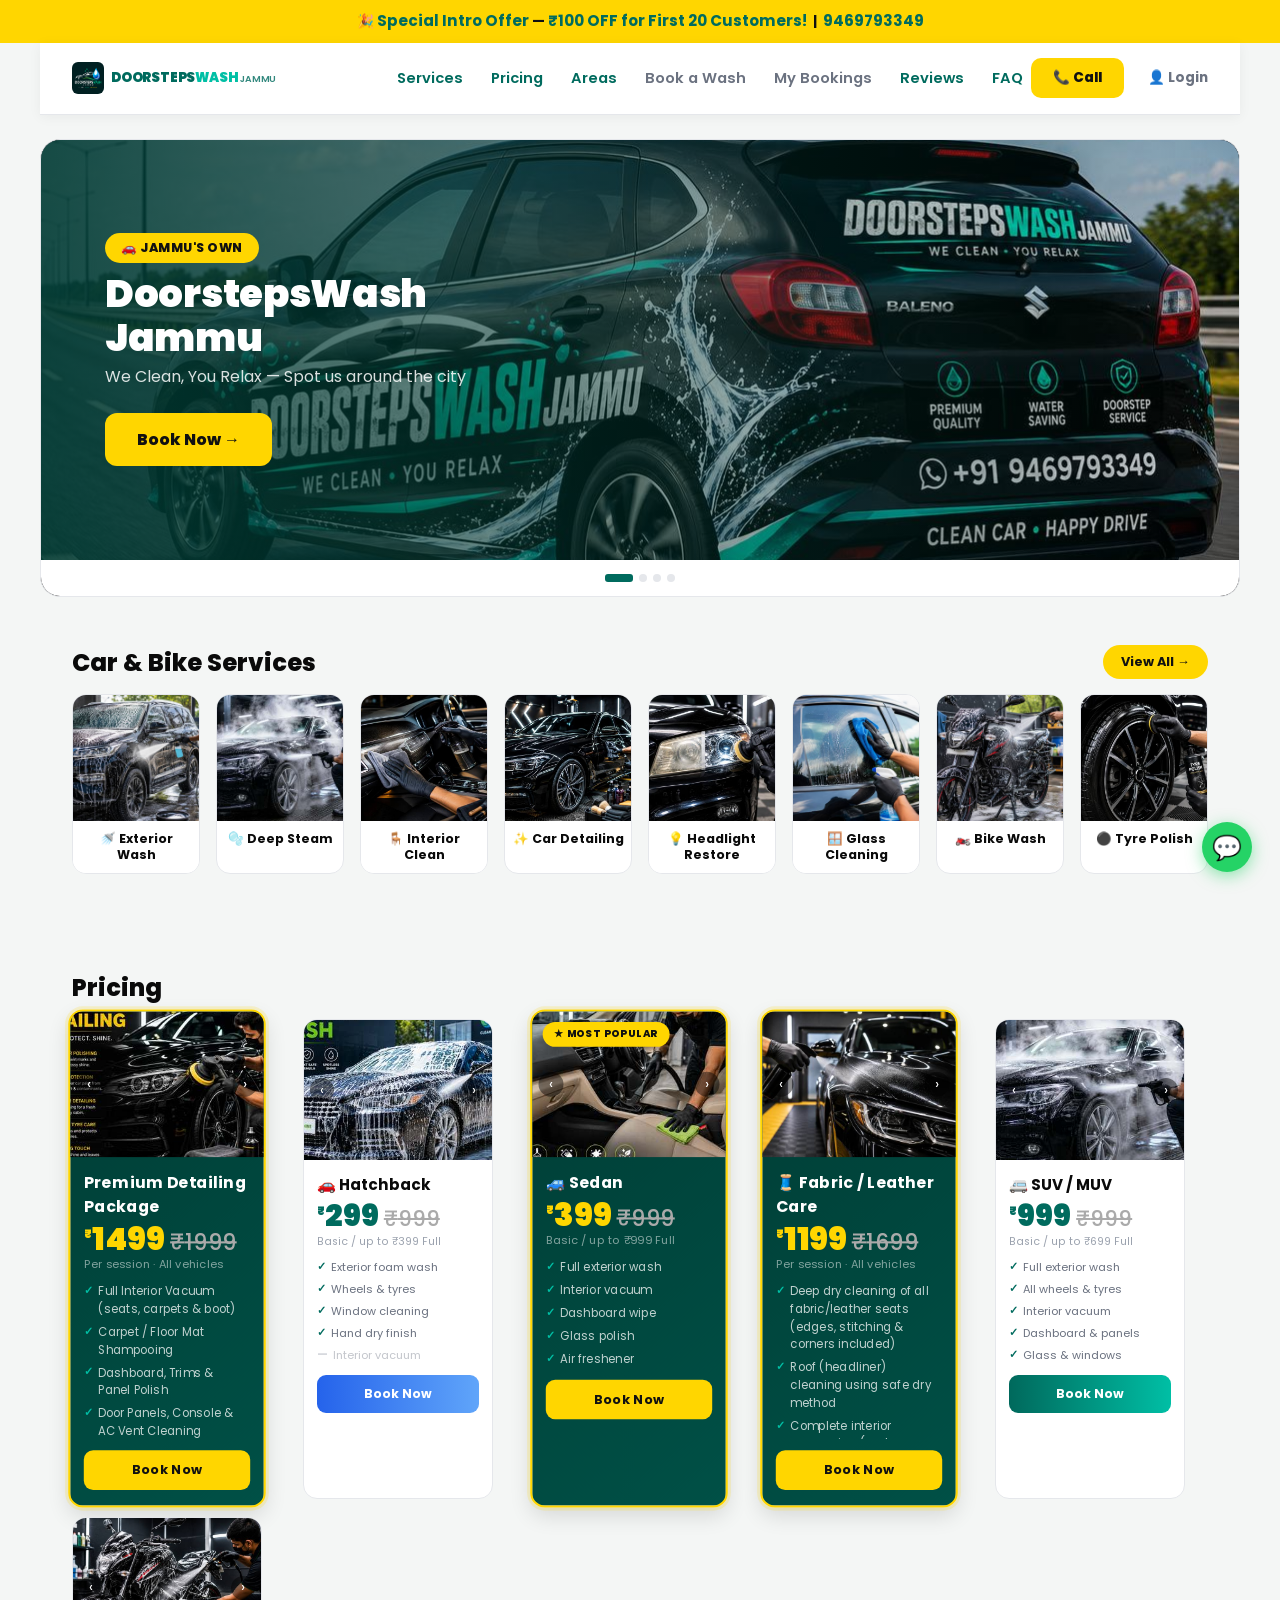
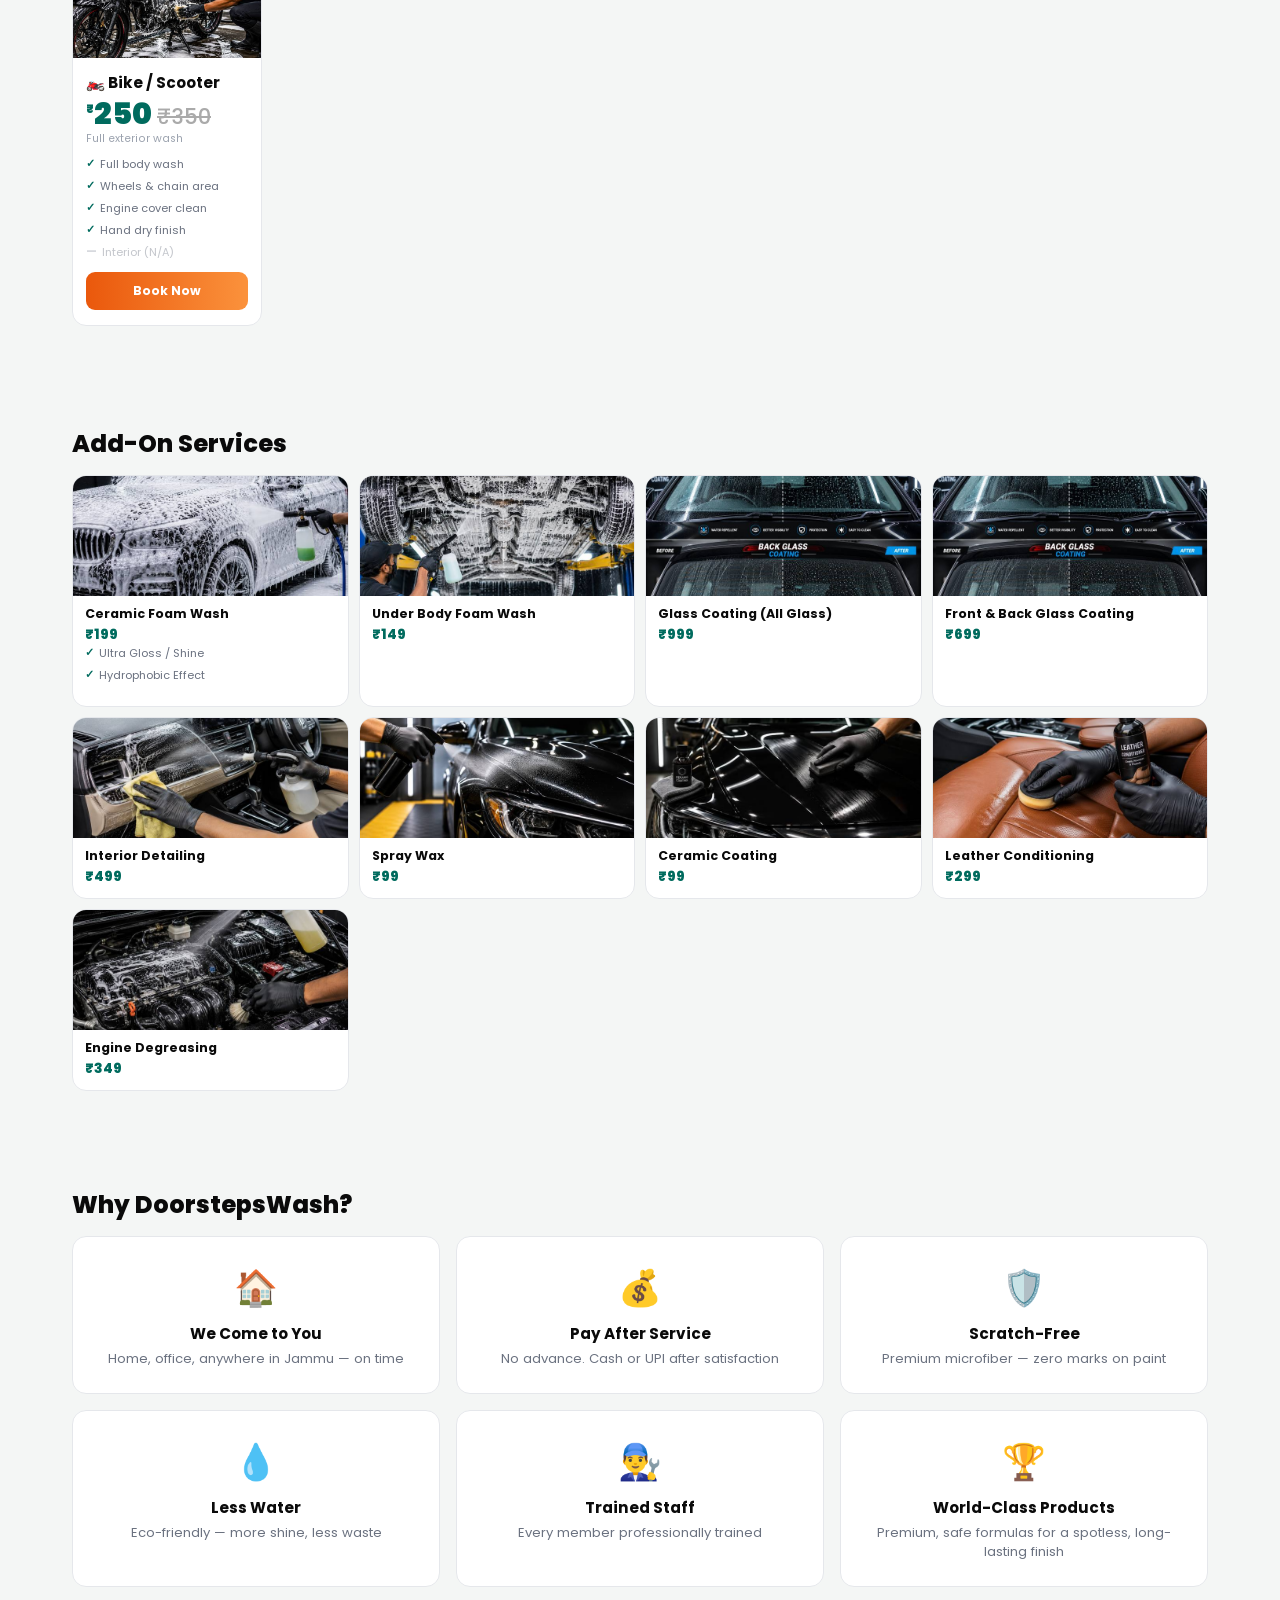
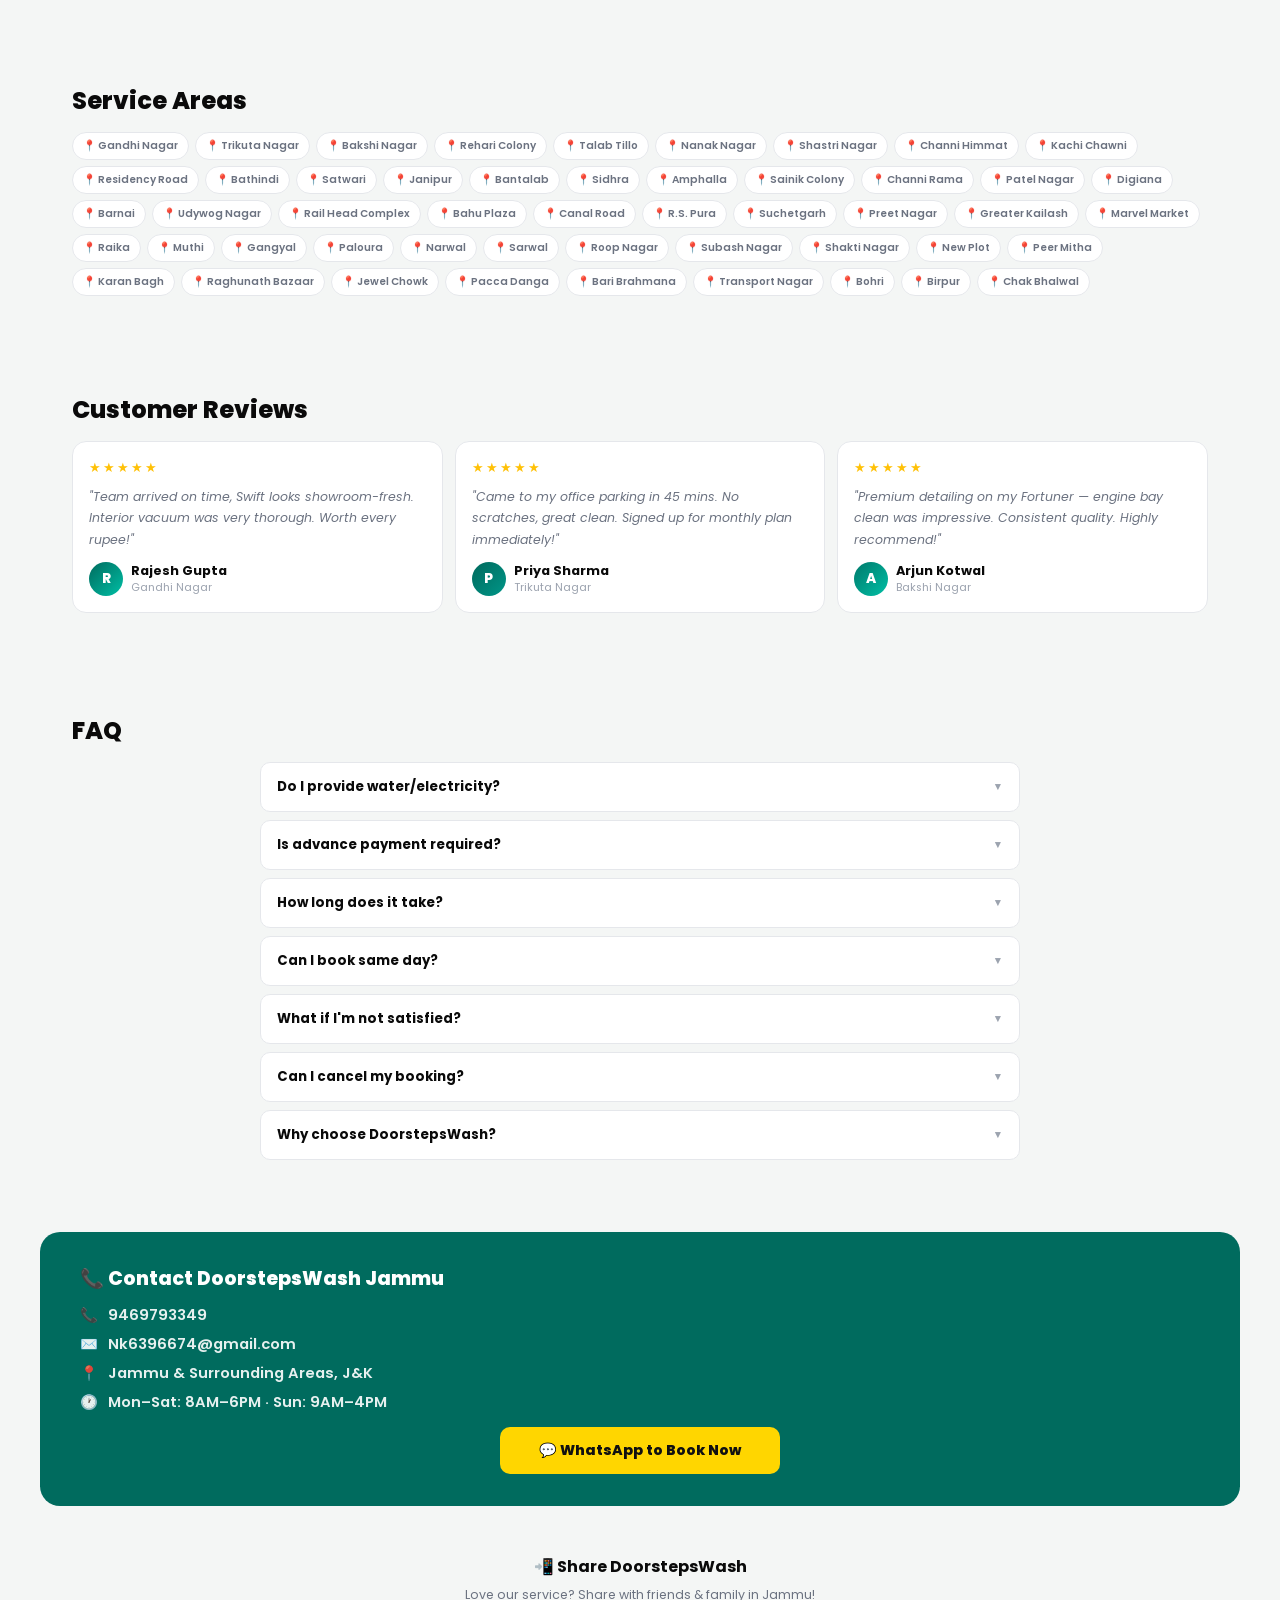
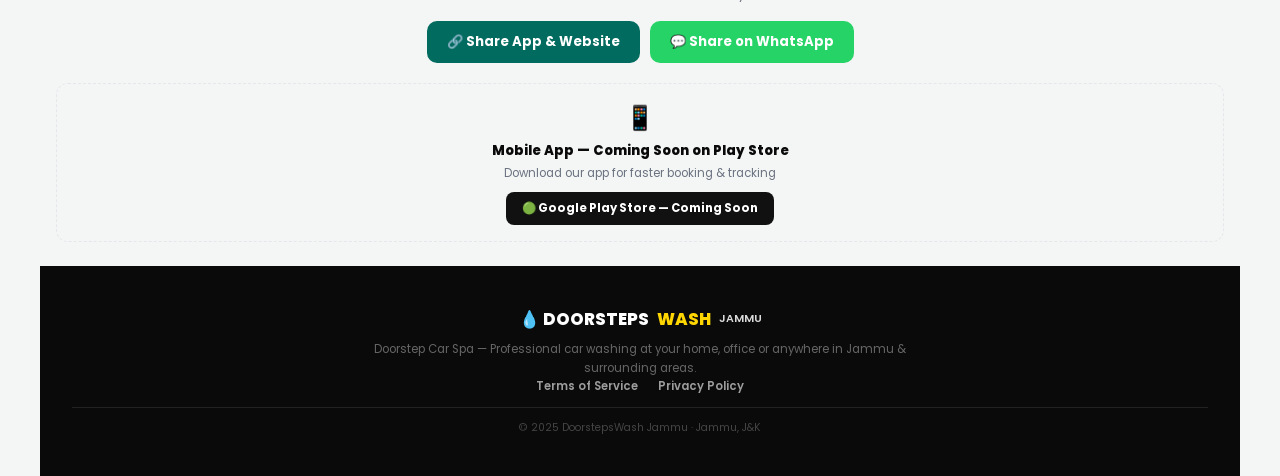
<file: doorstepwash-main/index.html>
<!DOCTYPE html>
<html lang="en">
<head>
<meta charset="UTF-8">
  <link rel="icon" type="image/x-icon" href="favicon.ico">
  <link rel="icon" type="image/png" sizes="192x192" href="icon-192.png">
  <link rel="apple-touch-icon" href="icon-192.png">
<meta name="viewport" content="width=device-width, initial-scale=1.0, maximum-scale=1.0, user-scalable=no">
<title>DoorstepsWash Jammu — Doorstep Car Spa</title>
<link href="https://fonts.googleapis.com/css2?family=Poppins:wght@400;500;600;700;800;900&display=swap" rel="stylesheet">
<link rel="stylesheet" href="app.css">
</head>
<body>

<!-- OFFER BAR -->
<div class="offer-bar">🎉 <span data-price="offer_text">Special Intro Offer</span> — <span data-price="offer_amount">₹100 OFF</span> <span data-price="offer_subtext">for First 20 Customers!</span> &nbsp;|&nbsp; <span>9469793349</span></div>

<!-- HEADER -->
<header class="header">
  <button class="hbg-btn" onclick="openDrawer()">☰</button>
  <div class="header-logo" style="display:flex;align-items:center;gap:7px;min-width:0;flex:1">
  <img src="logo.png" alt="DoorstepsWash Jammu" style="height:32px;width:32px;object-fit:contain;flex-shrink:0;border-radius:6px">
  <span style="font-size:.82rem;font-weight:900;letter-spacing:-.2px;white-space:nowrap;overflow:hidden;text-overflow:ellipsis">DOORSTEPS<span style="color:#00BFA5">WASH</span> <span style="font-size:.7em;font-weight:600;opacity:.8">JAMMU</span></span>
</div>
  <a href="tel:9469793349" class="call-btn">📞 Call</a>
</header>

<!-- DRAWER -->
<div class="drawer-overlay" id="drawerOverlay" onclick="closeDrawer()"></div>
<div class="drawer" id="drawer">
  <div class="drawer-head">
    <div class="logo-text"><span class="lt-main">DOORSTEPS<span style="color:#00BFA5">WASH</span></span><span class="lt-sub">JAMMU</span></div>
    <button class="drawer-close" onclick="closeDrawer()">✕</button>
  </div>
  <div class="drawer-links">
    <a href="index.html#services" onclick="closeDrawer()"><span class="di">🚗</span> Services</a>
    <a href="index.html#pricing" onclick="closeDrawer()"><span class="di">💰</span> Pricing</a>
    <a href="index.html#addons" onclick="closeDrawer()"><span class="di">➕</span> Add-Ons</a>
    <a href="index.html#areas" onclick="closeDrawer()"><span class="di">📍</span> Service Areas</a>
    <a href="booking.html" onclick="closeDrawer()"><span class="di">📅</span> Book a Wash</a>
    <a href="my-bookings.html" onclick="closeDrawer()"><span class="di">📋</span> My Bookings</a>
    <a href="index.html#reviews" onclick="closeDrawer()"><span class="di">⭐</span> Reviews</a>
    <a href="index.html#faq" onclick="closeDrawer()"><span class="di">❓</span> FAQ</a>
    <a href="account.html" onclick="closeDrawer()"><span class="di">👤</span> My Account</a>
  </div>
  <div class="drawer-contact">
    <h4>Contact Us</h4>
    <a href="tel:9469793349">📞 9469793349</a>
    <a href="mailto:Nk6396674@gmail.com">✉️ Nk6396674@gmail.com</a>
    <a>📍 Jammu &amp; Surrounding Areas</a>
  </div>
  <div class="drawer-links" style="border-top:1px solid var(--border);padding-top:8px;margin-top:4px">
    <a onclick="shareApp();closeDrawer()"><span class="di">🔗</span> Share App</a>
    <a href="https://wa.me/?text=🚗 DoorstepsWash Jammu — Doorstep Car Wash! https://doorstepswash.in" target="_blank" onclick="closeDrawer()"><span class="di">💬</span> Share on WhatsApp</a>
    <a style="opacity:.6;cursor:default"><span class="di">📱</span> Play Store — Coming Soon</a>
    <a href="terms.html" onclick="closeDrawer()"><span class="di">📄</span> Terms of Service</a>
    <a href="privacy.html" onclick="closeDrawer()"><span class="di">🔐</span> Privacy Policy</a>
  </div>
</div>

<!-- HERO SLIDER -->
<div class="hero-slider">
  <div class="slides" id="slides">
    <div class="slide">
      <img class="slide-img" id="slideImg0" alt="DoorstepsWash Branded Car">
      <div class="slide-overlay"></div>
      <div class="slide-content">
        <div class="slide-tag">🚗 Jammu's Own</div>
        <div class="slide-h" data-price="slides.slide0.title">DoorstepsWash Jammu</div>
        <div class="slide-sub" data-price="slides.slide0.subtitle">We Clean, You Relax — Spot us around the city</div>
        <a href="booking.html" class="slide-book">Book Now →</a>
      </div>
    </div>
    <div class="slide">
      <img class="slide-img" id="slideImg1" alt="Exterior Wash">
      <div class="slide-overlay"></div>
      <div class="slide-content">
        <div class="slide-tag">🎉 Intro Offer</div>
        <div class="slide-h" data-price="slides.slide1.title">Professional Car Wash at Your Doorstep</div>
        <div class="slide-sub" data-price="slides.slide1.subtitle">Shine Your Car Without Leaving Home</div>
        <div class="slide-price"><span class="new">₹<span data-price="slides.slide1.price_new">299</span></span><span class="old">₹<span data-price="slides.slide1.price_old">399</span></span></div>
        <a href="booking.html" class="slide-book">Book Now →</a>
      </div>
    </div>
    <div class="slide">
      <img class="slide-img" id="slideImg2" alt="Steam Wash">
      <div class="slide-overlay"></div>
      <div class="slide-content">
        <div class="slide-tag">💧 Steam Clean</div>
        <div class="slide-h" data-price="slides.slide2.title">Deep Steam Wash + Interior Clean</div>
        <div class="slide-sub" data-price="slides.slide2.subtitle">Complete inside-out car spa experience</div>
        <div class="slide-price"><span class="new">₹<span data-price="slides.slide2.price_new">399</span></span><span class="old">₹<span data-price="slides.slide2.price_old">999</span></span></div>
        <a href="booking.html" class="slide-book">Book Now →</a>
      </div>
    </div>
    <div class="slide">
      <img class="slide-img" id="slideImg3" alt="Bike Wash">
      <div class="slide-overlay"></div>
      <div class="slide-content">
        <div class="slide-tag">🏍️ Bikes Too!</div>
        <div class="slide-h" data-price="slides.slide3.title">Bike &amp; Scooter Doorstep Wash</div>
        <div class="slide-sub" data-price="slides.slide3.subtitle">Full two-wheeler clean at your location</div>
        <div class="slide-price"><span class="new">₹<span data-price="slides.slide3.price_new">250</span></span><span class="old">₹<span data-price="slides.slide3.price_old">350</span></span></div>
        <a href="booking.html?service=Bike" class="slide-book">Book Now →</a>
      </div>
    </div>
  </div>
  <div class="slide-dots">
    <div class="dot active" onclick="goSlide(0)"></div>
    <div class="dot" onclick="goSlide(1)"></div>
    <div class="dot" onclick="goSlide(2)"></div>
    <div class="dot" onclick="goSlide(3)"></div>
  </div>
</div>

<!-- SERVICES -->
<div class="divider"></div>
<div class="sec rv" id="services">
  <div class="sec-head">
    <h2>Car &amp; Bike Services</h2>
    <a href="index.html#pricing" class="view-all">View All →</a>
  </div>
  <div class="svc-grid">
    <div class="svc-item" onclick="location.href='booking.html?service=Hatchback'">
      <img class="svc-img" id="svcImg1" alt="Exterior Wash">
      <div class="svc-lbl">🚿 <span data-price="svc_labels.exterior">Exterior Wash</span></div>
    </div>
    <div class="svc-item" onclick="location.href='booking.html?service=SUV'">
      <img class="svc-img" id="svcImg2" alt="Deep Steam Wash">
      <div class="svc-lbl">🫧 <span data-price="svc_labels.deepsteam">Deep Steam</span></div>
    </div>
    <div class="svc-item" onclick="location.href='booking.html?service=Sedan'">
      <img class="svc-img" id="svcImg3" alt="Interior Clean">
      <div class="svc-lbl">🪑 <span data-price="svc_labels.interiorclean">Interior Clean</span></div>
    </div>
    <div class="svc-item" onclick="location.href='booking.html?service=Premium'">
      <img class="svc-img" id="svcImg4" alt="Car Detailing">
      <div class="svc-lbl">✨ <span data-price="svc_labels.cardetailing">Car Detailing</span></div>
    </div>
    <div class="svc-item" onclick="location.href='booking.html?service=Premium'">
      <img class="svc-img" id="svcImg5" alt="Headlight Restore">
      <div class="svc-lbl">💡 <span data-price="svc_labels.headlight">Headlight Restore</span></div>
    </div>
    <div class="svc-item" onclick="location.href='booking.html?service=Hatchback'">
      <img class="svc-img" id="svcImg6" alt="Glass Cleaning">
      <div class="svc-lbl">🪟 <span data-price="svc_labels.glasscleaning">Glass Cleaning</span></div>
    </div>
    <div class="svc-item" onclick="location.href='booking.html?service=Bike'">
      <img class="svc-img" id="svcImg7" alt="Bike Wash">
      <div class="svc-lbl">🏍️ <span data-price="svc_labels.bikewash">Bike Wash</span></div>
    </div>
    <div class="svc-item" onclick="location.href='index.html#addons'">
      <img class="svc-img" id="svcImg8" alt="Tyre Polish">
      <div class="svc-lbl">⚫ <span data-price="svc_labels.tyrepolish">Tyre Polish</span></div>
    </div>
  </div>
</div>

<!-- PRICING -->
<div class="divider"></div>
<div class="sec rv" id="pricing">
  <div class="sec-head"><h2>Pricing</h2></div>
  <div class="price-scroll">
    <div class="price-card featured" id="pcCard_premium">
      <div class="pc-img-wrap">
        <img class="pc-img" id="pcImg5" alt="Premium">
        <button class="pc-nav prev" onclick="pcNav('pcImg5',-1)">‹</button>
        <button class="pc-nav next" onclick="pcNav('pcImg5',1)">›</button>
      </div>
      <div class="pc-body">
        <div class="pc-badge" id="pcBadge_premium" style="display:none"></div>
        <div class="pc-name"><span data-price="services.premium.label">Premium Detailing Package</span></div>
        <div class="pc-price"><sup>₹</sup><span data-price="services.premium.price">1499</span> <span style="text-decoration:line-through;color:#aaa;font-size:.7em;font-weight:500">₹<span data-price="services.premium.price_old">1999</span></span></div>
        <div class="pc-per">Per session · All vehicles</div>
        <ul class="pc-feats" id="pcFeats_premium">
          <li class="pc-feat">Full Interior Vacuum (seats, carpets &amp; boot)</li>
          <li class="pc-feat">Carpet / Floor Mat Shampooing</li>
          <li class="pc-feat">Dashboard, Trims &amp; Panel Polish</li>
          <li class="pc-feat">Door Panels, Console &amp; AC Vent Cleaning</li>
          <li class="pc-feat">Safe Engine Bay Cleaning (battery area protected)</li>
          <li class="pc-feat">Body &amp; Glass Polishing for Enhanced Shine and Clear Visibility</li>
          <li class="pc-feat">Underbody Cleaning</li>
          <li class="pc-feat">Plastic Restoration Polish for Faded Parts</li>
          <li class="pc-feat">Door Edges, Fuel Lid, Dicky Jamb Cleaning &amp; Logo Detailing</li>
          <li class="pc-feat">Hidden Gap Detailing (windshield trims, etc.)</li>
          <li class="pc-feat">Free Paper Mats &amp; Car Perfume Spray</li>
          <li class="pc-feat">Tyre Polish &amp; Dressing for Rich Black Look</li>
        </ul>
        <button class="pc-btn g-gold" onclick="location.href='booking.html?service=Premium'">Book Now</button>
      </div>
    </div>
    <div class="price-card" id="pcCard_hatchback">
      <div class="pc-img-wrap">
        <img class="pc-img" id="pcImg1" alt="Hatchback">
        <button class="pc-nav prev" onclick="pcNav('pcImg1',-1)">‹</button>
        <button class="pc-nav next" onclick="pcNav('pcImg1',1)">›</button>
      </div>
      <div class="pc-body">
        <div class="pc-badge" id="pcBadge_hatchback" style="display:none"></div>
        <div class="pc-name">🚗 <span data-price="services.hatchback.label">Hatchback</span></div>
        <div class="pc-price"><sup>₹</sup><span data-price="services.hatchback.price_min">299</span> <span style="text-decoration:line-through;color:#aaa;font-size:.7em;font-weight:500">₹<span data-price="services.hatchback.price_old">999</span></span></div>
        <div class="pc-per">Basic / up to ₹<span data-price="services.hatchback.price_max">399</span> Full</div>
        <ul class="pc-feats" id="pcFeats_hatchback">
          <li class="pc-feat">Exterior foam wash</li>
          <li class="pc-feat">Wheels &amp; tyres</li>
          <li class="pc-feat">Window cleaning</li>
          <li class="pc-feat">Hand dry finish</li>
          <li class="pc-feat no">Interior vacuum</li>
        </ul>
        <button class="pc-btn g-blue" onclick="location.href='booking.html?service=Hatchback'">Book Now</button>
      </div>
    </div>
    <div class="price-card featured" id="pcCard_sedan">
      <div class="pc-img-wrap">
        <img class="pc-img" id="pcImg2" alt="Sedan">
        <button class="pc-nav prev" onclick="pcNav('pcImg2',-1)">‹</button>
        <button class="pc-nav next" onclick="pcNav('pcImg2',1)">›</button>
      </div>
      <div class="pc-body">
        <div class="pc-badge" id="pcBadge_sedan">★ Most Popular</div>
        <div class="pc-name">🚙 <span data-price="services.sedan.label">Sedan</span></div>
        <div class="pc-price"><sup>₹</sup><span data-price="services.sedan.price_min">399</span> <span style="text-decoration:line-through;color:#aaa;font-size:.7em;font-weight:500">₹<span data-price="services.sedan.price_old">999</span></span></div>
        <div class="pc-per">Basic / up to ₹<span data-price="services.sedan.price_max">999</span> Full</div>
        <ul class="pc-feats" id="pcFeats_sedan">
          <li class="pc-feat">Full exterior wash</li>
          <li class="pc-feat">Interior vacuum</li>
          <li class="pc-feat">Dashboard wipe</li>
          <li class="pc-feat">Glass polish</li>
          <li class="pc-feat">Air freshener</li>
        </ul>
        <button class="pc-btn g-purple" onclick="location.href='booking.html?service=Sedan'">Book Now</button>
      </div>
    </div>
    <div class="price-card featured" id="pcCard_fabriccare">
      <div class="pc-img-wrap">
        <img class="pc-img" id="pcImg6" alt="Fabric Leather Care">
        <button class="pc-nav prev" onclick="pcNav('pcImg6',-1)">‹</button>
        <button class="pc-nav next" onclick="pcNav('pcImg6',1)">›</button>
      </div>
      <div class="pc-body">
        <div class="pc-badge" id="pcBadge_fabriccare" style="display:none">🌟 Highly Recommended</div>
        <div class="pc-name">🧵 <span data-price="services.fabriccare.label">Fabric / Leather Care</span></div>
        <div class="pc-price"><sup>₹</sup><span data-price="services.fabriccare.price">1199</span> <span style="text-decoration:line-through;color:#aaa;font-size:.7em;font-weight:500">₹<span data-price="services.fabriccare.price_old">1699</span></span></div>
        <div class="pc-per">Per session · All vehicles</div>
        <ul class="pc-feats" id="pcFeats_fabriccare">
          <li class="pc-feat">Deep dry cleaning of all fabric/leather seats (edges, stitching &amp; corners included)</li>
          <li class="pc-feat">Roof (headliner) cleaning using safe dry method</li>
          <li class="pc-feat">Complete interior vacuuming (under seats, carpets &amp; boot area)</li>
          <li class="pc-feat">Floor mats washing, scrubbing &amp; cleaning</li>
          <li class="pc-feat">Car basement cleaning with foam &amp; scrubbing</li>
          <li class="pc-feat">Door panels, strips &amp; side trims detailed cleaning</li>
          <li class="pc-feat">Dashboard &amp; center console cleaning, detailing &amp; polishing</li>
          <li class="pc-feat">Stain &amp; dirt removal with proper treatment</li>
          <li class="pc-feat">Full interior detailing for a fresh finish</li>
        </ul>
        <button class="pc-btn g-rose" onclick="location.href='booking.html?service=FabricCare'">Book Now</button>
      </div>
    </div>
    <div class="price-card" id="pcCard_suv">
      <div class="pc-img-wrap">
        <img class="pc-img" id="pcImg3" alt="SUV">
        <button class="pc-nav prev" onclick="pcNav('pcImg3',-1)">‹</button>
        <button class="pc-nav next" onclick="pcNav('pcImg3',1)">›</button>
      </div>
      <div class="pc-body">
        <div class="pc-badge" id="pcBadge_suv" style="display:none"></div>
        <div class="pc-name">🚐 <span data-price="services.suv.label">SUV / MUV</span></div>
        <div class="pc-price"><sup>₹</sup><span data-price="services.suv.price_min">999</span> <span style="text-decoration:line-through;color:#aaa;font-size:.7em;font-weight:500">₹<span data-price="services.suv.price_old">999</span></span></div>
        <div class="pc-per">Basic / up to ₹<span data-price="services.suv.price_max">699</span> Full</div>
        <ul class="pc-feats" id="pcFeats_suv">
          <li class="pc-feat">Full exterior wash</li>
          <li class="pc-feat">All wheels &amp; tyres</li>
          <li class="pc-feat">Interior vacuum</li>
          <li class="pc-feat">Dashboard &amp; panels</li>
          <li class="pc-feat">Glass &amp; windows</li>
        </ul>
        <button class="pc-btn g-teal" onclick="location.href='booking.html?service=SUV'">Book Now</button>
      </div>
    </div>
    <div class="price-card" id="pcCard_bike">
      <div class="pc-img-wrap">
        <img class="pc-img" id="pcImg4" alt="Bike">
        <button class="pc-nav prev" onclick="pcNav('pcImg4',-1)">‹</button>
        <button class="pc-nav next" onclick="pcNav('pcImg4',1)">›</button>
      </div>
      <div class="pc-body">
        <div class="pc-badge" id="pcBadge_bike" style="display:none"></div>
        <div class="pc-name">🏍️ <span data-price="services.bike.label">Bike / Scooter</span></div>
        <div class="pc-price"><sup>₹</sup><span data-price="services.bike.price">250</span> <span style="text-decoration:line-through;color:#aaa;font-size:.7em;font-weight:500">₹<span data-price="services.bike.price_old">350</span></span></div>
        <div class="pc-per">Full exterior wash</div>
        <ul class="pc-feats" id="pcFeats_bike">
          <li class="pc-feat">Full body wash</li>
          <li class="pc-feat">Wheels &amp; chain area</li>
          <li class="pc-feat">Engine cover clean</li>
          <li class="pc-feat">Hand dry finish</li>
          <li class="pc-feat no">Interior (N/A)</li>
        </ul>
        <button class="pc-btn g-orange" onclick="location.href='booking.html?service=Bike'">Book Now</button>
      </div>
    </div>
  </div>
</div>

<!-- ADD-ONS -->
<div class="divider"></div>
<div class="sec rv" id="addons">
  <div class="sec-head"><h2>Add-On Services</h2></div>
  <div class="addon-grid">
    <div class="addon-card" onclick="location.href='booking.html'">
      <img class="addon-img" id="addonImg1" alt="Ceramic Foam Wash">
      <div class="addon-body">
        <h4><span data-price="addons.ceramic_foam_wash.label">Ceramic Foam Wash</span></h4>
        <div class="addon-price">₹<span data-price="addons.ceramic_foam_wash.price">199</span></div>
        <ul class="pc-feats">
          <li class="pc-feat">Ultra Gloss / Shine</li>
          <li class="pc-feat">Hydrophobic Effect</li>
        </ul>
      </div>
    </div>
    <div class="addon-card" onclick="location.href='booking.html'">
      <img class="addon-img" id="addonImg2" alt="Under Body Foam Wash">
      <div class="addon-body"><h4><span data-price="addons.under_body_foam_wash.label">Under Body Foam Wash</span></h4><div class="addon-price">₹<span data-price="addons.under_body_foam_wash.price">149</span></div></div>
    </div>
    <div class="addon-card" onclick="location.href='booking.html'">
      <img class="addon-img" id="addonImg3" alt="Glass Coating (All Glass)">
      <div class="addon-body"><h4><span data-price="addons.glass_coating_all.label">Glass Coating (All Glass)</span></h4><div class="addon-price">₹<span data-price="addons.glass_coating_all.price">999</span></div></div>
    </div>
    <div class="addon-card" onclick="location.href='booking.html'">
      <img class="addon-img" id="addonImg4" alt="Front & Back Glass Coating">
      <div class="addon-body"><h4><span data-price="addons.glass_coating_fb.label">Front &amp; Back Glass Coating</span></h4><div class="addon-price">₹<span data-price="addons.glass_coating_fb.price">699</span></div></div>
    </div>
    <div class="addon-card" onclick="location.href='booking.html'">
      <img class="addon-img" id="addonImg5" alt="Interior Detailing">
      <div class="addon-body"><h4><span data-price="addons.interior_detailing.label">Interior Detailing</span></h4><div class="addon-price">₹<span data-price="addons.interior_detailing.price">499</span></div></div>
    </div>
    <div class="addon-card" onclick="location.href='booking.html'">
      <img class="addon-img" id="addonImg6" alt="Spray Wax">
      <div class="addon-body"><h4><span data-price="addons.spray_wax.label">Spray Wax</span></h4><div class="addon-price">₹<span data-price="addons.spray_wax.price">99</span></div></div>
    </div>
    <div class="addon-card" onclick="location.href='booking.html'">
      <img class="addon-img" id="addonImg7" alt="Ceramic Coating">
      <div class="addon-body"><h4><span data-price="addons.ceramic_coating.label">Ceramic Coating</span></h4><div class="addon-price">₹<span data-price="addons.ceramic_coating.price">99</span></div></div>
    </div>
    <div class="addon-card" onclick="location.href='booking.html'">
      <img class="addon-img" id="addonImg8" alt="Leather Conditioning">
      <div class="addon-body"><h4><span data-price="addons.leather_conditioning.label">Leather Conditioning</span></h4><div class="addon-price">₹<span data-price="addons.leather_conditioning.price">299</span></div></div>
    </div>
    <div class="addon-card" onclick="location.href='booking.html'">
      <img class="addon-img" id="addonImg9" alt="Engine Degreasing">
      <div class="addon-body"><h4><span data-price="addons.engine_degreasing.label">Engine Degreasing</span></h4><div class="addon-price">₹<span data-price="addons.engine_degreasing.price">349</span></div></div>
    </div>
  </div>
</div>

<!-- WHY US -->
<div class="divider"></div>
<div class="sec rv">
  <div class="sec-head"><h2>Why DoorstepsWash?</h2></div>
  <div class="why-grid">
    <div class="why-card"><div class="wico">🏠</div><h4>We Come to You</h4><p>Home, office, anywhere in Jammu — on time</p></div>
    <div class="why-card"><div class="wico">💰</div><h4>Pay After Service</h4><p>No advance. Cash or UPI after satisfaction</p></div>
    <div class="why-card"><div class="wico">🛡️</div><h4>Scratch-Free</h4><p>Premium microfiber — zero marks on paint</p></div>
    <div class="why-card"><div class="wico">💧</div><h4>Less Water</h4><p>Eco-friendly — more shine, less waste</p></div>
    <div class="why-card"><div class="wico">👨‍🔧</div><h4>Trained Staff</h4><p>Every member professionally trained</p></div>
    <div class="why-card"><div class="wico">🏆</div><h4>World-Class Products</h4><p>Premium, safe formulas for a spotless, long-lasting finish</p></div>
  </div>
</div>

<!-- AREAS -->
<div class="divider"></div>
<div class="sec rv" id="areas">
  <div class="sec-head"><h2>Service Areas</h2></div>
  <div class="areas-wrap">
    <div class="area-chip">📍 Gandhi Nagar</div><div class="area-chip">📍 Trikuta Nagar</div>
    <div class="area-chip">📍 Bakshi Nagar</div><div class="area-chip">📍 Rehari Colony</div>
    <div class="area-chip">📍 Talab Tillo</div><div class="area-chip">📍 Nanak Nagar</div>
    <div class="area-chip">📍 Shastri Nagar</div><div class="area-chip">📍 Channi Himmat</div>
    <div class="area-chip">📍 Kachi Chawni</div><div class="area-chip">📍 Residency Road</div>
    <div class="area-chip">📍 Bathindi</div><div class="area-chip">📍 Satwari</div>
    <div class="area-chip">📍 Janipur</div><div class="area-chip">📍 Bantalab</div>
    <div class="area-chip">📍 Sidhra</div><div class="area-chip">📍 Amphalla</div>
    <div class="area-chip">📍 Sainik Colony</div><div class="area-chip">📍 Channi Rama</div>
    <div class="area-chip">📍 Patel Nagar</div><div class="area-chip">📍 Digiana</div>
    <div class="area-chip">📍 Barnai</div><div class="area-chip">📍 Udywog Nagar</div>
    <div class="area-chip">📍 Rail Head Complex</div><div class="area-chip">📍 Bahu Plaza</div>
    <div class="area-chip">📍 Canal Road</div>
    <div class="area-chip">📍 R.S. Pura</div><div class="area-chip">📍 Suchetgarh</div>
    <div class="area-chip">📍 Preet Nagar</div><div class="area-chip">📍 Greater Kailash</div>
    <div class="area-chip">📍 Marvel Market</div><div class="area-chip">📍 Raika</div>
    <div class="area-chip">📍 Muthi</div><div class="area-chip">📍 Gangyal</div>
    <div class="area-chip">📍 Paloura</div><div class="area-chip">📍 Narwal</div>
    <div class="area-chip">📍 Sarwal</div><div class="area-chip">📍 Roop Nagar</div>
    <div class="area-chip">📍 Subash Nagar</div><div class="area-chip">📍 Shakti Nagar</div>
    <div class="area-chip">📍 New Plot</div><div class="area-chip">📍 Peer Mitha</div>
    <div class="area-chip">📍 Karan Bagh</div><div class="area-chip">📍 Raghunath Bazaar</div>
    <div class="area-chip">📍 Jewel Chowk</div><div class="area-chip">📍 Pacca Danga</div>
    <div class="area-chip">📍 Bari Brahmana</div>
    <div class="area-chip">📍 Transport Nagar</div><div class="area-chip">📍 Bohri</div>
    <div class="area-chip">📍 Birpur</div><div class="area-chip">📍 Chak Bhalwal</div>
  </div>
</div>

<!-- REVIEWS -->
<div class="divider"></div>
<div class="sec rv" id="reviews">
  <div class="sec-head"><h2>Customer Reviews</h2></div>
  <div class="rev-scroll">
    <div class="rev-card"><div class="stars">★★★★★</div><p class="rev-text">"Team arrived on time, Swift looks showroom-fresh. Interior vacuum was very thorough. Worth every rupee!"</p><div class="rev-who"><div class="rev-av">R</div><div><div class="rev-name">Rajesh Gupta</div><div class="rev-loc">Gandhi Nagar</div></div></div></div>
    <div class="rev-card"><div class="stars">★★★★★</div><p class="rev-text">"Came to my office parking in 45 mins. No scratches, great clean. Signed up for monthly plan immediately!"</p><div class="rev-who"><div class="rev-av" style="background:linear-gradient(135deg,#00695C,#009688)">P</div><div><div class="rev-name">Priya Sharma</div><div class="rev-loc">Trikuta Nagar</div></div></div></div>
    <div class="rev-card"><div class="stars">★★★★★</div><p class="rev-text">"Premium detailing on my Fortuner — engine bay clean was impressive. Consistent quality. Highly recommend!"</p><div class="rev-who"><div class="rev-av" style="background:linear-gradient(135deg,#00796B,#00BFA5)">A</div><div><div class="rev-name">Arjun Kotwal</div><div class="rev-loc">Bakshi Nagar</div></div></div></div>
  </div>
</div>

<!-- FAQ -->
<div class="divider"></div>
<div class="sec rv" id="faq">
  <div class="sec-head"><h2>FAQ</h2></div>
  <div class="faq-list">
    <div class="faqq"><button onclick="faqT(this)">Do I provide water/electricity? <span class="arr">▼</span></button><div class="ans"><p>Yes — we use a small amount of your water and electricity. This keeps costs low for better pricing. We are very efficient and use only what's necessary.</p></div></div>
    <div class="faqq"><button onclick="faqT(this)">Is advance payment required? <span class="arr">▼</span></button><div class="ans"><p>No advance at all. Pay only after the service is done and you're satisfied. Cash and UPI both accepted.</p></div></div>
    <div class="faqq"><button onclick="faqT(this)">How long does it take? <span class="arr">▼</span></button><div class="ans"><p>Basic wash: 30–40 min. Interior + Exterior: 60–75 min. Premium Detailing: 2.5–3 hours.</p></div></div>
    <div class="faqq"><button onclick="faqT(this)">Can I book same day? <span class="arr">▼</span></button><div class="ans"><p>Yes! Same-day slots available. For urgent bookings call or WhatsApp 9469793349 directly.</p></div></div>
    <div class="faqq"><button onclick="faqT(this)">What if I'm not satisfied? <span class="arr">▼</span></button><div class="ans"><p>We fix it before we leave — no questions asked. 100% satisfaction guarantee. You only pay when happy.</p></div></div>
    <div class="faqq"><button onclick="faqT(this)">Can I cancel my booking? <span class="arr">▼</span></button><div class="ans"><p>Yes, you can cancel any pending or confirmed booking anytime from the "My Bookings" page before the service starts — no charges for cancellation.</p></div></div>
    <div class="faqq"><button onclick="faqT(this)">Why choose DoorstepsWash? <span class="arr">▼</span></button><div class="ans"><p>We use world-class products for every wash and detailing service, trusted staff, and doorstep convenience — so your vehicle gets premium care without you having to leave home.</p></div></div>
  </div>
</div>

<!-- CONTACT -->
<div class="divider"></div>
<div class="contact-strip rv">
  <h3>📞 Contact DoorstepsWash Jammu</h3>
  <a class="cl" href="tel:9469793349"><span class="ci">📞</span> 9469793349</a>
  <a class="cl" href="mailto:Nk6396674@gmail.com"><span class="ci">✉️</span> Nk6396674@gmail.com</a>
  <a class="cl"><span class="ci">📍</span> Jammu &amp; Surrounding Areas, J&amp;K</a>
  <a class="cl"><span class="ci">🕐</span> Mon–Sat: 8AM–6PM · Sun: 9AM–4PM</a>
  <a class="wa-btn-full" href="https://wa.me/919469793349?text=Hi%20DoorstepsWash%20Jammu%2C%20I%20want%20to%20book%20a%20doorstep%20car%20wash" target="_blank">💬 WhatsApp to Book Now</a>
</div>

<!-- FOOTER -->

  <!-- SHARE + APP DOWNLOAD -->
  <div class="sec rv" style="text-align:center;padding:24px 16px">
    <h2 style="font-size:1rem;margin-bottom:6px">📲 Share DoorstepsWash</h2>
    <p style="font-size:.78rem;color:var(--gray);margin-bottom:16px;line-height:1.6">Love our service? Share with friends & family in Jammu!</p>
    <div style="display:flex;gap:10px;justify-content:center;flex-wrap:wrap">
      <button onclick="shareApp()" style="display:flex;align-items:center;gap:8px;background:var(--teal);color:#fff;border:none;padding:11px 20px;border-radius:10px;font-size:.82rem;font-weight:700;cursor:pointer;font-family:var(--font)">
        🔗 Share App & Website
      </button>
      <a href="https://wa.me/?text=🚗 Try DoorstepsWash Jammu — Doorstep Car Wash! Book online: https://doorstepswash.in Clean. Shine. Protect. 💧" target="_blank"
         style="display:flex;align-items:center;gap:8px;background:#25D366;color:#fff;padding:11px 20px;border-radius:10px;font-size:.82rem;font-weight:700;text-decoration:none">
        💬 Share on WhatsApp
      </a>
    </div>
    <div style="margin-top:20px;padding:16px;background:var(--bg);border-radius:12px;border:1.5px dashed var(--border)">
      <div style="font-size:1.5rem;margin-bottom:6px">📱</div>
      <div style="font-size:.82rem;font-weight:800;color:var(--dark);margin-bottom:4px">Mobile App — Coming Soon on Play Store</div>
      <div style="font-size:.72rem;color:var(--gray)">Download our app for faster booking & tracking</div>
      <div style="margin-top:10px;display:inline-flex;align-items:center;gap:6px;background:#111;color:#fff;padding:8px 16px;border-radius:8px;font-size:.72rem;font-weight:700">
        🟢 Google Play Store — Coming Soon
      </div>
    </div>
  </div>

<div class="footer">
  <div class="logo-ft">💧 DOORSTEPS<span class="shine">WASH</span> <span style="font-size:.65em;font-weight:600;opacity:.85">JAMMU</span></div>
  <p>Doorstep Car Spa — Professional car washing at your home, office or anywhere in Jammu &amp; surrounding areas.</p>
  <div class="ft-links" style="display:flex;justify-content:center;gap:20px;margin-bottom:10px">
    <a href="terms.html" style="color:rgba(255,255,255,.6);font-size:.72rem;font-weight:600;text-decoration:none">Terms of Service</a>
    <a href="privacy.html" style="color:rgba(255,255,255,.6);font-size:.72rem;font-weight:600;text-decoration:none">Privacy Policy</a>
  </div>
  <div class="ft-copy">© 2025 DoorstepsWash Jammu · Jammu, J&amp;K</div>
</div>

<!-- BOTTOM NAV -->
<nav class="bottom-nav">
  <div class="bn-item active" id="nav-home" onclick="window.scrollTo({top:0,behavior:'smooth'})"><div class="bn-ic">🏠</div><div class="bn-lbl">Home</div></div>
  <div class="bn-item" id="nav-services" onclick="location.href='index.html#services'"><div class="bn-ic">🚗</div><div class="bn-lbl">Services</div></div>
  <div class="bn-item" id="nav-bookings" onclick="location.href='my-bookings.html'"><div class="bn-ic">📋</div><div class="bn-lbl">My Bookings</div></div>
  <div class="bn-item" id="nav-call" onclick="location.href='tel:9469793349'"><div class="bn-ic">📞</div><div class="bn-lbl">Call</div></div>
  <div class="bn-item" id="nav-account" onclick="location.href='account.html'"><div class="bn-ic">👤</div><div class="bn-lbl">Account</div></div>
</nav>

<!-- WA FLOAT -->
<a class="wa-fl" href="https://wa.me/919469793349?text=Hi%20DoorstepsWash%20Jammu%2C%20I%20want%20to%20book%20a%20doorstep%20car%20wash" target="_blank">💬</a>

<script src="images.js"></script>
<script>window.HS_PAGE="home";</script>
<script src="app.js"></script>
<script>
  // Apply images (safe: never throws even if an id/key is missing, so the
  // rest of the page's script and layout can't be broken by one bad image)
  function setImg(id, val) {
    try {
      const el = document.getElementById(id);
      if (el && val) el.src = val;
    } catch (e) {}
  }
  setImg('slideImg0', IMG.new_herobrand);
  setImg('slideImg1', IMG.slide1);
  setImg('slideImg2', IMG.slide2);
  setImg('slideImg3', IMG.slide3);
  setImg('svcImg1', IMG.new_exterior);
  setImg('svcImg2', IMG.steam);
  setImg('svcImg3', IMG.new_interiorclean);
  setImg('svcImg4', IMG.new_cardetailing);
  setImg('svcImg5', IMG.new_headlight);
  setImg('svcImg6', IMG.new_glass);
  setImg('svcImg7', IMG.new_bikewash);
  setImg('svcImg8', IMG.new_tyrepolish);
  setImg('pcImg1', IMG.exterior);
  setImg('pcImg2', IMG.interior);
  setImg('pcImg3', IMG.steam);
  setImg('pcImg4', IMG.new_bikescooter);
  setImg('pcImg5', IMG.detailing);
  setImg('pcImg6', IMG.interiordetail2);

  // Per-card image slider (like GaadiGlow's ‹ › card image carousel)
  window.PC_IMGS = {
    pcImg1: ['new_exterior','sprayfoam'],
    pcImg2: ['interior','new_glass'],
    pcImg3: ['steam','new_tyrepolish'],
    pcImg4: ['new_bikescooter','new_tyrepolish'],
    pcImg5: ['detailing','new_glasscoating','new_underbody','sprayfoam'],
    pcImg6: ['new_interiordetail','interiordetail2','interior']
  };
  window.pcIdx = {};
  window.pcNav = function(imgId, dir){
    const keys = window.PC_IMGS[imgId];
    if(!keys) return;
    let i = window.pcIdx[imgId] || 0;
    i = (i + dir + keys.length) % keys.length;
    window.pcIdx[imgId] = i;
    document.getElementById(imgId).src = IMG[keys[i]];
  };
  setImg('addonImg1', IMG.new_ceramicfoam);
  setImg('addonImg2', IMG.new_underbody);
  setImg('addonImg3', IMG.new_glasscoating);
  setImg('addonImg4', IMG.new_glasscoating);
  setImg('addonImg5', IMG.new_interiordetail);
  setImg('addonImg6', IMG.new_spraywax);
  setImg('addonImg7', IMG.ceramiccoating2);
  setImg('addonImg8', IMG.new_leathercondition);
  setImg('addonImg9', IMG.new_enginedegrease);
</script>
</body>
</html>
</file>
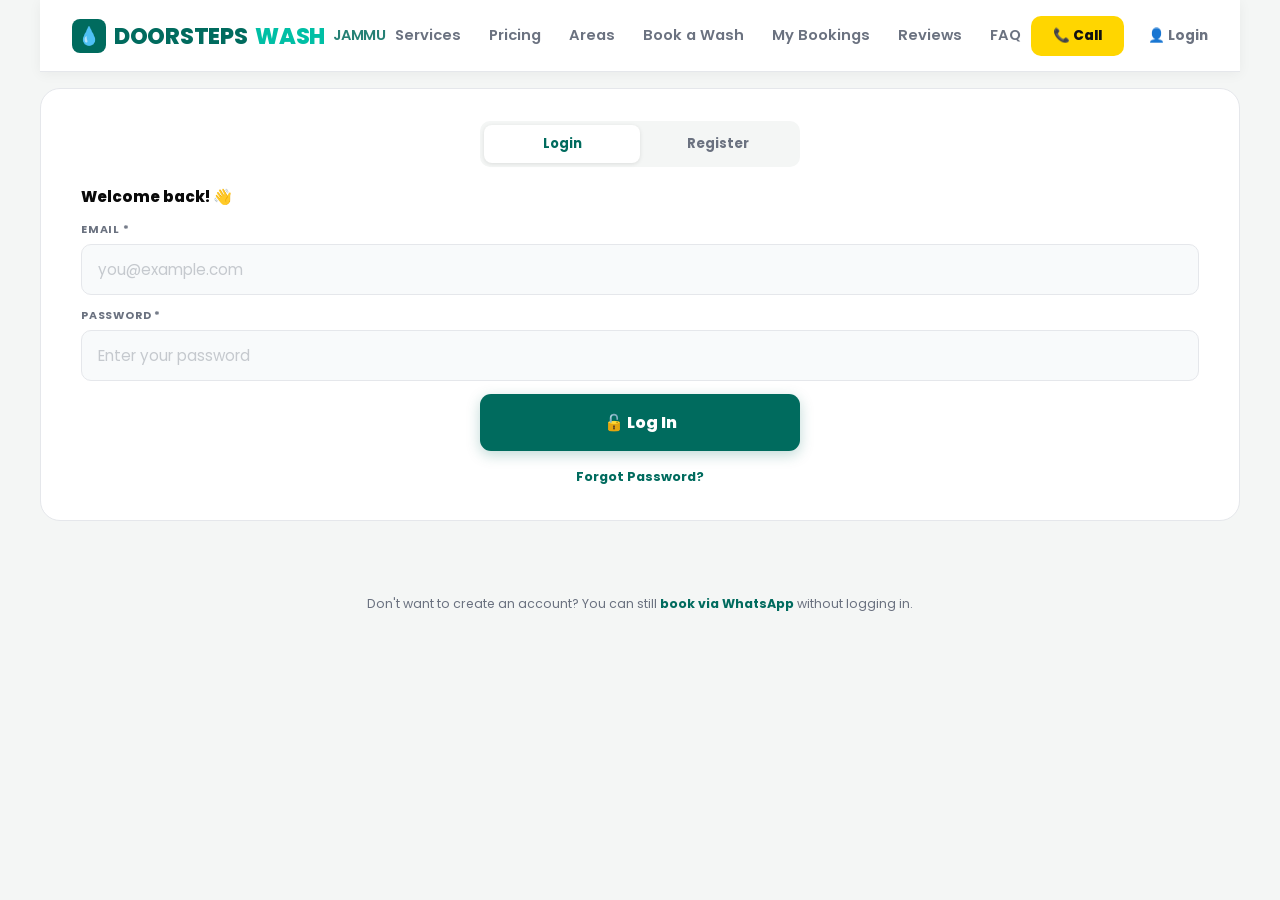
<file: doorstepwash-main/account.html>
<!DOCTYPE html>
<html lang="en">
<head>
<meta charset="UTF-8">
<meta name="viewport" content="width=device-width, initial-scale=1.0, maximum-scale=1.0, user-scalable=no">
<title>My Account — DoorstepsWash Jammu</title>
<link href="https://fonts.googleapis.com/css2?family=Poppins:wght@400;500;600;700;800;900&display=swap" rel="stylesheet">
<link rel="stylesheet" href="app.css">
<style>
/* ── BACKEND WARNING BANNER ── */
.no-backend-banner{display:none;background:#FFF3CD;border:1.5px solid #FFCA2C;border-radius:10px;padding:12px 14px;margin:14px 16px 0;font-size:.76rem;font-weight:600;color:#664D03;line-height:1.6}
.no-backend-banner strong{color:#333;display:block;margin-bottom:2px}

/* ── PROFILE CARD ── */
.profile-card{background:linear-gradient(145deg,#003D35,#005046);margin:16px;border-radius:16px;padding:24px 20px 20px;display:flex;flex-direction:column;align-items:center;gap:6px;box-shadow:0 4px 20px rgba(0,107,94,.3)}
.profile-avatar{width:72px;height:72px;border-radius:50%;background:var(--yellow);color:#111;font-size:1.9rem;font-weight:900;display:flex;align-items:center;justify-content:center;margin-bottom:4px;box-shadow:0 2px 12px rgba(0,0,0,.25)}
.profile-name{color:#fff;font-size:1.05rem;font-weight:800;letter-spacing:-.2px}
.profile-detail{font-size:.79rem;color:rgba(255,255,255,.7);font-weight:500}
.profile-badge{background:rgba(255,255,255,.12);border-radius:100px;padding:4px 12px;font-size:.67rem;font-weight:700;color:rgba(255,255,255,.8);letter-spacing:.5px;text-transform:uppercase;margin-top:2px}

/* ── INFO GRID ── */
.info-grid{margin:0 16px 16px;display:grid;grid-template-columns:1fr 1fr;gap:10px}
.info-tile{background:#fff;border:1.5px solid var(--border);border-radius:12px;padding:13px 14px}
.info-tile .it-label{font-size:.62rem;font-weight:700;color:var(--gray2);text-transform:uppercase;letter-spacing:.8px;margin-bottom:4px}
.info-tile .it-value{font-size:.84rem;font-weight:700;color:var(--dark)}
.info-tile.full{grid-column:1/-1}

/* ── MENU LIST ── */
.menu-list{margin:0 16px 16px;display:flex;flex-direction:column;gap:8px}
.menu-item{background:#fff;border:1.5px solid var(--border);border-radius:12px;padding:14px 16px;display:flex;align-items:center;gap:13px;cursor:pointer;transition:all .18s}
.menu-item:active{background:var(--bg);transform:scale(.98)}
.mi-icon{font-size:1.2rem;width:28px;text-align:center;flex-shrink:0}
.mi-text{flex:1;font-size:.86rem;font-weight:700;color:var(--dark)}
.mi-arrow{font-size:1.2rem;color:var(--gray2);font-weight:400}

/* ── AUTH TABS ── */
.auth-tabs{display:flex;gap:0;background:var(--bg);border-radius:10px;padding:4px;margin-bottom:18px}
.auth-tab{flex:1;text-align:center;padding:9px;border-radius:8px;font-size:.82rem;font-weight:700;color:var(--gray);cursor:pointer;transition:all .18s}
.auth-tab.active{background:#fff;color:var(--teal);box-shadow:0 1px 4px rgba(0,0,0,.1)}

/* ── LOADING SKELETON ── */
.profile-loading{margin:16px;border-radius:16px;background:#e8efee;height:180px;display:flex;align-items:center;justify-content:center;color:var(--gray);font-size:.82rem;font-weight:600}
</style>
</head>
<body>

<!-- HEADER -->
<header class="header">
  <button class="back-btn" onclick="location.href='index.html'">←</button>
  <div class="header-logo desktop-only-logo" style="display:none"><div class="logo-ic">💧</div>DOORSTEPS<span class="shine">WASH</span> <span style="font-size:.65em;font-weight:600;opacity:.85">JAMMU</span></div>
  <div class="header-title">My Account</div>
  <a href="tel:9469793349" class="call-btn">📞 Call</a>
</header>

<!-- NO BACKEND WARNING -->
<div class="no-backend-banner" id="noBackendBanner">
  <strong>⚠️ Backend Not Connected</strong>
  Open <code>app.js</code> and set <code>BACKEND_URL</code> to your deployed Worker URL. Login/Register will not work until then.
</div>

<!-- ───────── LOGGED OUT VIEW ───────── -->
<div id="authView" style="display:none">
  <div class="book-box rv" style="margin-top:16px">
    <div class="auth-tabs">
      <div class="auth-tab active" id="tabLogin" onclick="switchTab('login')">Login</div>
      <div class="auth-tab" id="tabRegister" onclick="switchTab('register')">Register</div>
    </div>

    <!-- LOGIN FORM -->
    <div id="loginForm">
      <h2 style="font-size:.95rem;margin-bottom:14px">Welcome back! 👋</h2>
      <div class="fg"><label>Email *</label><input class="fc" type="email" id="l_email" placeholder="you@example.com"><span class="ferr" id="le_email">Enter a valid email address</span></div>
      <div class="fg"><label>Password *</label><input class="fc" type="password" id="l_password" placeholder="Enter your password"><span class="ferr" id="le_password">Enter your password</span></div>
      <button class="sub-btn" id="loginBtn" onclick="doLogin()"><span id="loginTxt">🔓 Log In</span><div class="sp" id="loginSp"></div></button>
      <div style="text-align:center;margin-top:12px">
        <a href="forgot-password.html" style="color:var(--teal);font-size:.8rem;font-weight:700">Forgot Password?</a>
      </div>
      <div class="toast" id="loginToast"></div>
    </div>

    <!-- REGISTER FORM — STEP 1: Details -->
    <div id="registerForm" style="display:none">
      <h2 style="font-size:.95rem;margin-bottom:4px">Create your account ✨</h2>
      <p style="font-size:.72rem;color:var(--gray);margin-bottom:14px;line-height:1.6">We'll send a 6-digit OTP to your email to verify your account.</p>
      <div class="fg"><label>Full Name *</label><input class="fc" type="text" id="r_name" placeholder="e.g. Rahul Sharma"><span class="ferr" id="re_name">Enter your name</span></div>
      <div class="fg"><label>Mobile Number *</label><input class="fc" type="tel" id="r_phone" placeholder="+91 XXXXX XXXXX" maxlength="15"><span class="ferr" id="re_phone">Enter a valid number</span></div>
      <div class="fg"><label>Email *</label><input class="fc" type="email" id="r_email" placeholder="you@example.com"><span class="ferr" id="re_email">Enter a valid email</span></div>
      <div class="fg"><label>Password *</label><input class="fc" type="password" id="r_password" placeholder="At least 6 characters"><span class="ferr" id="re_password">Min 6 characters required</span></div>
      <button class="sub-btn" id="registerBtn" onclick="sendOTP()"><span id="registerTxt">📧 Send OTP to Email</span><div class="sp" id="registerSp"></div></button>
      <div class="toast" id="registerToast"></div>
    </div>

    <!-- REGISTER FORM — STEP 2: OTP Verify -->
    <div id="otpForm" style="display:none">
      <div style="text-align:center;margin-bottom:16px">
        <div style="font-size:2rem;margin-bottom:8px">📧</div>
        <h2 style="font-size:.95rem;margin-bottom:4px">Check your email</h2>
        <p style="font-size:.76rem;color:var(--gray);line-height:1.6">We sent a 6-digit OTP to<br><strong id="otpEmailDisplay" style="color:var(--teal)"></strong></p>
      </div>
      <div class="fg">
        <label>Enter 6-Digit OTP *</label>
        <input class="fc" type="number" id="r_otp" placeholder="e.g. 482910" maxlength="6"
          style="font-size:1.4rem;font-weight:800;letter-spacing:6px;text-align:center"
          oninput="if(this.value.length>6)this.value=this.value.slice(0,6)"
          onkeydown="if(event.key==='Enter')verifyOTP()">
        <span class="ferr" id="re_otp">Enter the 6-digit OTP</span>
      </div>
      <button class="sub-btn" id="verifyBtn" onclick="verifyOTP()"><span id="verifyTxt">✅ Verify & Create Account</span><div class="sp" id="verifySp"></div></button>
      <div style="text-align:center;margin-top:12px">
        <span style="font-size:.75rem;color:var(--gray)">Didn't receive? </span>
        <span id="resendLink" style="font-size:.75rem;color:var(--teal);font-weight:700;cursor:pointer" onclick="resendOTP()">Resend OTP</span>
        <span id="resendTimer" style="font-size:.75rem;color:var(--gray2);display:none"></span>
      </div>
      <div style="text-align:center;margin-top:8px">
        <span style="font-size:.74rem;color:var(--gray);cursor:pointer" onclick="backToRegister()">← Change email / details</span>
      </div>
      <div class="toast" id="otpToast"></div>
    </div>
  </div>

  <div class="sec rv" style="text-align:center">
    <p style="font-size:.78rem;color:var(--gray);line-height:1.7">
      Don't want to create an account? You can still <a href="booking.html" style="color:var(--teal);font-weight:700">book via WhatsApp</a> without logging in.
    </p>
  </div>
</div>

<!-- ───────── LOGGED IN VIEW ───────── -->
<div id="profileView" style="display:none">

  <!-- Loading state -->
  <div class="profile-loading" id="profileLoading">Loading your profile…</div>

  <!-- Profile card (hidden until loaded) -->
  <div class="profile-card rv" id="profileCard" style="display:none">
    <div class="profile-avatar" id="avatarInitial">U</div>
    <div class="profile-name" id="profName">User</div>
    <div class="profile-badge">Verified Customer</div>
  </div>

  <!-- Info tiles (hidden until loaded) -->
  <div class="info-grid rv" id="infoGrid" style="display:none">
    <div class="info-tile">
      <div class="it-label">📞 Phone</div>
      <div class="it-value" id="profPhone">—</div>
    </div>
    <div class="info-tile">
      <div class="it-label">✉️ Email</div>
      <div class="it-value" id="profEmail" style="font-size:.74rem;word-break:break-all">—</div>
    </div>
    <div class="info-tile full">
      <div class="it-label">🆔 Account ID</div>
      <div class="it-value" id="profId" style="color:var(--gray);font-size:.78rem">—</div>
    </div>
  </div>

  <div class="menu-list rv" id="menuList" style="display:none">
    <div class="menu-item" onclick="location.href='my-bookings.html'">
      <div class="mi-icon">📋</div>
      <div class="mi-text">My Bookings</div>
      <div class="mi-arrow">›</div>
    </div>
    <div class="menu-item" onclick="location.href='booking.html'">
      <div class="mi-icon">🚗</div>
      <div class="mi-text">Book a New Wash</div>
      <div class="mi-arrow">›</div>
    </div>
    <div class="menu-item" onclick="toggleEdit()">
      <div class="mi-icon">✏️</div>
      <div class="mi-text">Edit Profile</div>
      <div class="mi-arrow">›</div>
    </div>
    <div class="menu-item" onclick="window.open('https://wa.me/919469793349','_blank')">
      <div class="mi-icon">💬</div>
      <div class="mi-text">Contact Support</div>
      <div class="mi-arrow">›</div>
    </div>
    <div class="menu-item" onclick="doLogout()" style="border-color:rgba(239,68,68,.2)">
      <div class="mi-icon">🚪</div>
      <div class="mi-text" style="color:#EF4444">Log Out</div>
      <div class="mi-arrow">›</div>
    </div>
  </div>

  <!-- EDIT PROFILE FORM -->
  <div class="book-box rv" id="editForm" style="display:none;margin:0 16px 16px">
    <h2 style="font-size:.95rem;margin-bottom:14px">✏️ Edit Profile</h2>
    <div class="fg"><label>Full Name</label><input class="fc" type="text" id="e_name"></div>
    <div class="fg"><label>Email</label><input class="fc" type="email" id="e_email" placeholder="you@example.com"></div>
    <button class="sub-btn" id="saveBtn" onclick="saveProfile()"><span id="saveTxt">💾 Save Changes</span><div class="sp" id="saveSp"></div></button>
    <div class="toast" id="editToast"></div>
  </div>
</div>

<!-- BOTTOM NAV -->
<nav class="bottom-nav">
  <div class="bn-item" id="nav-home" onclick="location.href='index.html'"><div class="bn-ic">🏠</div><div class="bn-lbl">Home</div></div>
  <div class="bn-item" id="nav-services" onclick="location.href='index.html#services'"><div class="bn-ic">🚗</div><div class="bn-lbl">Services</div></div>
  <div class="bn-item" id="nav-bookings" onclick="location.href='my-bookings.html'"><div class="bn-ic">📋</div><div class="bn-lbl">My Bookings</div></div>
  <div class="bn-item" id="nav-call" onclick="location.href='tel:9469793349'"><div class="bn-ic">📞</div><div class="bn-lbl">Call</div></div>
  <div class="bn-item active" id="nav-account" onclick="location.href='account.html'"><div class="bn-ic">👤</div><div class="bn-lbl">Account</div></div>
</nav>

<script src="images.js"></script>
<script>window.HS_PAGE="account";</script>
<script src="app.js"></script>
<script>
function switchTab(tab){
  document.getElementById('tabLogin').classList.toggle('active', tab==='login');
  document.getElementById('tabRegister').classList.toggle('active', tab==='register');
  document.getElementById('loginForm').style.display = tab==='login' ? 'block':'none';
  document.getElementById('registerForm').style.display = tab==='register' ? 'block':'none';
}

function showAuthToast(id, type, msg){
  const t = document.getElementById(id);
  t.className = 'toast ' + type;
  t.textContent = msg;
  t.style.display = 'block';
  setTimeout(()=>t.style.display='none', 6000);
}

async function doLogin(){
  const email = document.getElementById('l_email').value.trim();
  const pass = document.getElementById('l_password').value;
  const ok = vf('l_email','le_email', /^[^\s@]+@[^\s@]+\.[^\s@]+$/.test(email)) & vf('l_password','le_password', pass.length>0);
  if(!ok) return;

  if(!BACKEND_URL){ showAuthToast('loginToast','bad','⚠️ Backend URL not set. Open app.js and set BACKEND_URL first.'); return; }

  const btn=document.getElementById('loginBtn'), txt=document.getElementById('loginTxt'), sp=document.getElementById('loginSp');
  btn.disabled=true; txt.textContent='Logging in…'; sp.style.display='block';

  try{
    const j = await apiPost('/api/login', {email, password: pass});
    if(j.success){
      setToken(j.token);
      setUser(j.user);
      showAuthToast('loginToast','ok','✅ Logged in! Redirecting...');
      setTimeout(()=>location.reload(), 800);
    } else {
      showAuthToast('loginToast','bad', '❌ ' + (j.message || 'Login failed'));
    }
  }catch(e){
    showAuthToast('loginToast','bad','❌ Connection error. Check your internet and try again.');
  }
  btn.disabled=false; txt.textContent='🔓 Log In'; sp.style.display='none';
}

let _otpEmail = '';
let _resendTimer = null;

async function sendOTP(){
  const name = document.getElementById('r_name').value.trim();
  const phone = document.getElementById('r_phone').value.trim();
  const email = document.getElementById('r_email').value.trim();
  const pass = document.getElementById('r_password').value;

  const ok =
    vf('r_name','re_name', name.length>=2) &
    vf('r_phone','re_phone', /^[0-9+\s\-]{7,15}$/.test(phone)) &
    vf('r_email','re_email', /^[^\s@]+@[^\s@]+\.[^\s@]+$/.test(email)) &
    vf('r_password','re_password', pass.length>=6);
  if(!ok) return;

  const btn=document.getElementById('registerBtn'), txt=document.getElementById('registerTxt'), sp=document.getElementById('registerSp');
  btn.disabled=true; txt.textContent='Sending OTP…'; sp.style.display='block';

  try{
    const j = await apiPost('/api/register/send-otp', {name, phone, email, password: pass});
    if(j.success){
      _otpEmail = email;
      document.getElementById('otpEmailDisplay').textContent = email;
      document.getElementById('registerForm').style.display='none';
      document.getElementById('otpForm').style.display='block';
      document.getElementById('r_otp').focus();
      startResendTimer(60);
      showAuthToast('otpToast','ok','✅ OTP sent! Check your email inbox.');
    } else {
      showAuthToast('registerToast','bad', '❌ ' + (j.message || 'Failed to send OTP'));
    }
  }catch(e){
    showAuthToast('registerToast','bad','❌ Connection error. Try again.');
  }
  btn.disabled=false; txt.textContent='📧 Send OTP to Email'; sp.style.display='none';
}

async function verifyOTP(){
  const otp = document.getElementById('r_otp').value.trim();
  if(!vf('r_otp','re_otp', otp.length===6)) return;

  const btn=document.getElementById('verifyBtn'), txt=document.getElementById('verifyTxt'), sp=document.getElementById('verifySp');
  btn.disabled=true; txt.textContent='Verifying…'; sp.style.display='block';

  try{
    const j = await apiPost('/api/register/verify-otp', {email: _otpEmail, otp});
    if(j.success){
      setToken(j.token);
      setUser(j.user);
      showAuthToast('otpToast','ok','✅ Account created! Welcome 🎉');
      setTimeout(()=>location.reload(), 900);
    } else {
      showAuthToast('otpToast','bad', '❌ ' + (j.message || 'Verification failed'));
      document.getElementById('r_otp').value='';
      document.getElementById('r_otp').focus();
    }
  }catch(e){
    showAuthToast('otpToast','bad','❌ Connection error. Try again.');
  }
  btn.disabled=false; txt.textContent='✅ Verify & Create Account'; sp.style.display='none';
}

async function resendOTP(){
  const name = document.getElementById('r_name').value.trim();
  const phone = document.getElementById('r_phone').value.trim();
  const email = _otpEmail;
  const pass = document.getElementById('r_password').value;
  try{
    const j = await apiPost('/api/register/send-otp', {name, phone, email, password: pass});
    if(j.success){
      showAuthToast('otpToast','ok','✅ New OTP sent!');
      startResendTimer(60);
    } else {
      showAuthToast('otpToast','bad','❌ ' + (j.message||'Could not resend OTP'));
    }
  }catch(e){
    showAuthToast('otpToast','bad','❌ Connection error');
  }
}

function startResendTimer(secs){
  const link = document.getElementById('resendLink');
  const timer = document.getElementById('resendTimer');
  link.style.display='none'; timer.style.display='inline';
  clearInterval(_resendTimer);
  let left = secs;
  timer.textContent = `Resend in ${left}s`;
  _resendTimer = setInterval(()=>{
    left--;
    if(left<=0){
      clearInterval(_resendTimer);
      link.style.display='inline'; timer.style.display='none';
    } else {
      timer.textContent = `Resend in ${left}s`;
    }
  },1000);
}

function backToRegister(){
  document.getElementById('otpForm').style.display='none';
  document.getElementById('registerForm').style.display='block';
}

// Keep old name for compatibility
async function doRegister(){ await sendOTP(); }

function doLogout(){
  if(BACKEND_URL) apiPost('/api/logout', {}, true).catch(()=>{});
  clearToken();
  location.reload();
}

function toggleEdit(){
  const el = document.getElementById('editForm');
  const user = getUser();
  if(user){
    document.getElementById('e_name').value = user.name || '';
    document.getElementById('e_email').value = user.email || '';
  }
  const isOpen = el.style.display !== 'none';
  el.style.display = isOpen ? 'none' : 'block';
  if(!isOpen) el.scrollIntoView({behavior:'smooth'});
}

async function saveProfile(){
  const name = document.getElementById('e_name').value.trim();
  const email = document.getElementById('e_email').value.trim();
  if(!BACKEND_URL){ showAuthToast('editToast','bad','⚠️ Backend URL not set.'); return; }

  const btn=document.getElementById('saveBtn'), txt=document.getElementById('saveTxt'), sp=document.getElementById('saveSp');
  btn.disabled=true; txt.textContent='Saving…'; sp.style.display='block';

  try{
    const j = await apiPost('/api/profile', {name, email}, true);
    if(j.success){
      const user = getUser();
      user.name = name; user.email = email;
      setUser(user);
      showAuthToast('editToast','ok','✅ Profile updated!');
      renderProfile(user);
    } else {
      showAuthToast('editToast','bad', '❌ ' + (j.message || 'Update failed'));
    }
  }catch(e){
    showAuthToast('editToast','bad','❌ Connection error.');
  }
  btn.disabled=false; txt.textContent='💾 Save Changes'; sp.style.display='none';
}

function renderProfile(user){
  if(!user) return;
  document.getElementById('avatarInitial').textContent = (user.name||'U').charAt(0).toUpperCase();
  document.getElementById('profName').textContent = user.name || 'User';
  document.getElementById('profPhone').textContent = user.phone || '—';
  document.getElementById('profEmail').textContent = user.email || '—';
  document.getElementById('profId').textContent = 'HS-' + String(user.id || '?').padStart(4,'0');

  // Show all sections
  document.getElementById('profileLoading').style.display='none';
  document.getElementById('profileCard').style.display='flex';
  document.getElementById('infoGrid').style.display='grid';
  document.getElementById('menuList').style.display='flex';
}

// INIT
if(!BACKEND_URL){
  document.getElementById('noBackendBanner').style.display='block';
}

if(isLoggedIn()){
  document.getElementById('profileView').style.display='block';
  // Show cached data immediately
  const cached = getUser();
  if(cached) renderProfile(cached);
  // Then fetch fresh data from backend
  refreshUserProfile().then(user => {
    if(user) renderProfile(user);
  });
} else {
  document.getElementById('profileView').style.display='none';
  document.getElementById('authView').style.display='block';
}
</script>
</body>
</html>
</file>
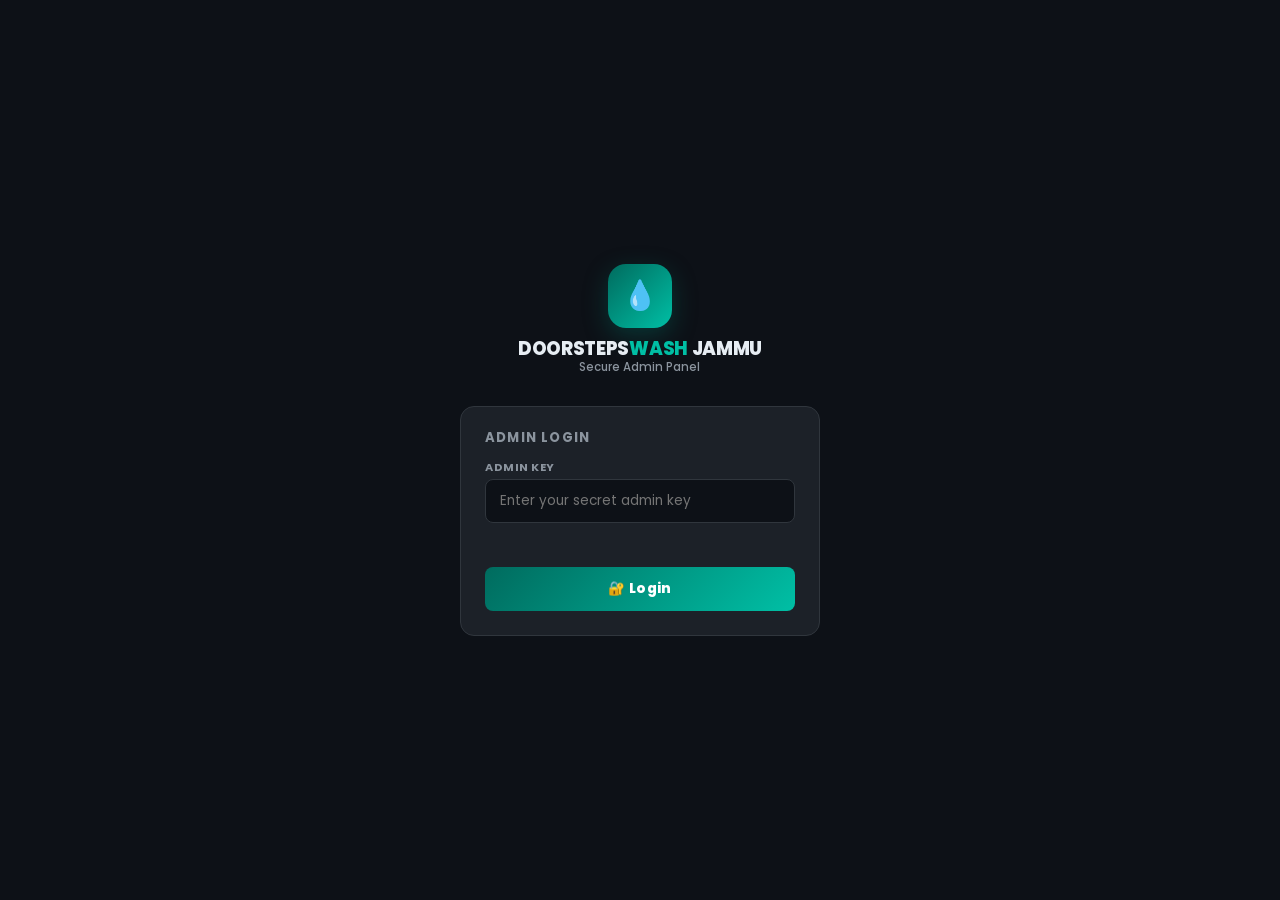
<file: doorstepwash-main/admin.html>
<!DOCTYPE html>
<html lang="en">
<head>
<meta charset="UTF-8">
<meta name="viewport" content="width=device-width, initial-scale=1.0, maximum-scale=1.0, user-scalable=no">
<title>Admin — DoorstepsWash Jammu</title>
<link href="https://fonts.googleapis.com/css2?family=Poppins:wght@400;500;600;700;800;900&display=swap" rel="stylesheet">
<style>
:root{
  --teal:#006B5E;--teal2:#005048;--teal3:#00BFA5;
  --yellow:#FFD600;
  --dark:#0D1117;--dark2:#161B22;--dark3:#21262D;
  --card:#1C2128;--card2:#22272E;
  --border:#30363D;--border2:#3D444D;
  --text:#E6EDF3;--text2:#8B949E;--text3:#656D76;
  --red:#F85149;--red-bg:rgba(248,81,73,.12);
  --green:#3FB950;--green-bg:rgba(63,185,80,.12);
  --yellow-bg:rgba(255,214,0,.12);
  --blue:#58A6FF;--blue-bg:rgba(88,166,255,.12);
  --purple:#BC8CFF;--purple-bg:rgba(188,140,255,.12);
  --orange:#FFA657;--orange-bg:rgba(255,166,87,.12);
  --font:'Poppins',sans-serif;
  --r:10px;
}
*{margin:0;padding:0;box-sizing:border-box;-webkit-tap-highlight-color:transparent}
html{scroll-behavior:smooth}
body{font-family:var(--font);background:var(--dark);color:var(--text);min-height:100vh;overflow-x:hidden;line-height:1}
button{cursor:pointer;font-family:var(--font);border:none}
a{text-decoration:none;color:inherit}
input,select,textarea{font-family:var(--font)}
::-webkit-scrollbar{width:4px;height:4px}
::-webkit-scrollbar-track{background:var(--dark)}
::-webkit-scrollbar-thumb{background:var(--border2);border-radius:4px}

/* ═══════════ LOCKED SCREEN ═══════════ */
#lockScreen{
  position:fixed;inset:0;background:var(--dark);z-index:999;
  display:flex;flex-direction:column;align-items:center;justify-content:center;
  padding:24px;
}
.lock-logo{margin-bottom:32px;text-align:center}
.lock-logo .ll-ic{
  width:64px;height:64px;background:linear-gradient(135deg,var(--teal),#00BFA5);
  border-radius:18px;display:flex;align-items:center;justify-content:center;
  font-size:1.8rem;margin:0 auto 12px;box-shadow:0 8px 24px rgba(0,107,94,.4)
}
.lock-logo h1{font-size:1.15rem;font-weight:800;color:var(--text);letter-spacing:-.3px}
.lock-logo p{font-size:.72rem;color:var(--text2);margin-top:4px;font-weight:500}
.lock-box{
  width:100%;max-width:360px;background:var(--card);
  border:1px solid var(--border);border-radius:14px;padding:24px;
}
.lock-box h2{font-size:.82rem;font-weight:700;color:var(--text2);text-transform:uppercase;letter-spacing:1.2px;margin-bottom:18px}
.lf{margin-bottom:14px}
.lf label{display:block;font-size:.7rem;font-weight:700;color:var(--text2);margin-bottom:6px;letter-spacing:.5px;text-transform:uppercase}
.lfc{
  width:100%;background:var(--dark);border:1.5px solid var(--border);
  color:var(--text);padding:11px 14px;border-radius:8px;font-size:.85rem;
  outline:none;transition:border-color .15s
}
.lfc:focus{border-color:var(--teal3)}
.lock-attempts{font-size:.72rem;color:var(--text3);margin-bottom:14px;height:16px}
.lock-attempts.warn{color:var(--orange)}
.lock-attempts.danger{color:var(--red)}
.lock-btn{
  width:100%;background:linear-gradient(135deg,var(--teal),var(--teal3));
  color:#fff;padding:12px;border-radius:8px;font-size:.85rem;font-weight:800;
  display:flex;align-items:center;justify-content:center;gap:8px;
  transition:opacity .15s;letter-spacing:.3px
}
.lock-btn:disabled{opacity:.5;cursor:not-allowed}
.lock-btn .sp{width:14px;height:14px;border:2px solid rgba(255,255,255,.4);border-top-color:#fff;border-radius:50%;animation:spin .7s linear infinite;display:none}
.lock-error{background:var(--red-bg);border:1px solid rgba(248,81,73,.3);border-radius:8px;padding:10px 12px;font-size:.75rem;color:var(--red);margin-top:12px;display:none;line-height:1.5}
.lock-cooldown{background:var(--orange-bg);border:1px solid rgba(255,166,87,.3);border-radius:8px;padding:12px;font-size:.78rem;color:var(--orange);text-align:center;display:none;line-height:1.7}
@keyframes spin{to{transform:rotate(360deg)}}
@keyframes shake{0%,100%{transform:translateX(0)}20%,60%{transform:translateX(-6px)}40%,80%{transform:translateX(6px)}}
.shake{animation:shake .3s ease}

/* ═══════════ DASHBOARD LAYOUT ═══════════ */
#dashboard{display:none}
.top-bar{
  background:var(--dark2);border-bottom:1px solid var(--border);
  padding:0 16px;height:54px;display:flex;align-items:center;
  justify-content:space-between;position:sticky;top:0;z-index:100
}
.tb-left{display:flex;align-items:center;gap:10px}
.tb-logo{display:flex;align-items:center;gap:8px}
.tb-logo-ic{width:28px;height:28px;background:linear-gradient(135deg,var(--teal),var(--teal3));border-radius:7px;display:flex;align-items:center;justify-content:center;font-size:.85rem}
.tb-logo-text{font-size:.88rem;font-weight:800;color:var(--text);letter-spacing:-.2px}
.tb-logo-text span{color:var(--teal3)}
.tb-badge{background:var(--teal);color:#fff;font-size:.58rem;font-weight:800;padding:2px 7px;border-radius:100px;letter-spacing:.5px;text-transform:uppercase}
.tb-right{display:flex;align-items:center;gap:8px}
.tb-time{font-size:.68rem;color:var(--text3);font-weight:600}
.tb-logout{background:var(--red-bg);border:1px solid rgba(248,81,73,.3);color:var(--red);padding:6px 12px;border-radius:7px;font-size:.7rem;font-weight:700}

/* ═══════════ TABS ═══════════ */
.main-tabs{
  display:flex;background:var(--dark2);border-bottom:1px solid var(--border);
  padding:0 16px;gap:0;overflow-x:auto;scrollbar-width:none
}
.mt{
  padding:12px 16px;font-size:.75rem;font-weight:700;color:var(--text2);
  border-bottom:2px solid transparent;cursor:pointer;white-space:nowrap;
  transition:all .15s;display:flex;align-items:center;gap:6px
}
.mt.active{color:var(--teal3);border-bottom-color:var(--teal3)}
.mt-badge{background:var(--teal);color:#fff;border-radius:100px;font-size:.58rem;font-weight:800;padding:1px 6px;min-width:18px;text-align:center}

/* ═══════════ CONTENT AREA ═══════════ */
.tab-content{padding:16px;max-width:700px;margin:0 auto}

/* ═══════════ STATS ROW ═══════════ */
.stats-row{display:grid;grid-template-columns:repeat(4,1fr);gap:8px;margin-bottom:16px}
.stat-card{background:var(--card);border:1px solid var(--border);border-radius:10px;padding:12px 10px;text-align:center}
.sc-val{font-size:1.5rem;font-weight:900;line-height:1}
.sc-lbl{font-size:.58rem;font-weight:700;color:var(--text3);text-transform:uppercase;letter-spacing:.6px;margin-top:4px}
.sc-pending .sc-val{color:var(--orange)}
.sc-confirmed .sc-val{color:var(--blue)}
.sc-done .sc-val{color:var(--green)}
.sc-total .sc-val{color:var(--text)}

/* ═══════════ FILTER + SEARCH ═══════════ */
.toolbar{display:flex;align-items:center;gap:8px;margin-bottom:12px;flex-wrap:wrap}
.filter-chips{display:flex;gap:6px;overflow-x:auto;scrollbar-width:none;flex:1}
.fc-chip{
  flex-shrink:0;padding:6px 12px;border-radius:100px;font-size:.68rem;font-weight:700;
  border:1px solid var(--border2);background:var(--card);color:var(--text2);
  cursor:pointer;transition:all .15s;white-space:nowrap
}
.fc-chip.active{background:var(--teal);color:#fff;border-color:var(--teal)}
.search-wrap{position:relative;width:100%}
.search-wrap input{
  width:100%;background:var(--card);border:1px solid var(--border);
  color:var(--text);padding:9px 12px 9px 34px;border-radius:8px;
  font-size:.8rem;outline:none;transition:border-color .15s
}
.search-wrap input:focus{border-color:var(--teal3)}
.search-wrap input::placeholder{color:var(--text3)}
.search-ic{position:absolute;left:11px;top:50%;transform:translateY(-50%);font-size:.85rem;pointer-events:none}

/* ═══════════ BOOKING CARDS ═══════════ */
.bk-list{display:flex;flex-direction:column;gap:8px}
.bk-card{
  background:var(--card);border:1px solid var(--border);border-radius:10px;
  overflow:hidden;transition:border-color .15s
}
.bk-card:hover{border-color:var(--border2)}
.bk-header{padding:12px 14px 10px;display:flex;align-items:flex-start;justify-content:space-between;gap:8px;border-bottom:1px solid var(--border)}
.bk-info{flex:1;min-width:0}
.bk-name{font-size:.88rem;font-weight:800;color:var(--text);display:flex;align-items:center;gap:6px}
.bk-meta{font-size:.65rem;color:var(--text3);font-weight:600;margin-top:3px;display:flex;align-items:center;gap:8px;flex-wrap:wrap}
.bk-meta span{display:flex;align-items:center;gap:3px}
.status-pill{font-size:.62rem;font-weight:800;padding:4px 10px;border-radius:100px;flex-shrink:0;letter-spacing:.3px;text-transform:uppercase}
.sp-pending{background:var(--orange-bg);color:var(--orange);border:1px solid rgba(255,166,87,.3)}
.sp-confirmed{background:var(--blue-bg);color:var(--blue);border:1px solid rgba(88,166,255,.3)}
.sp-completed{background:var(--green-bg);color:var(--green);border:1px solid rgba(63,185,80,.3)}
.sp-cancelled{background:var(--red-bg);color:var(--red);border:1px solid rgba(248,81,73,.3)}
.sp-rejected{background:var(--red-bg);color:var(--red);border:1px solid rgba(248,81,73,.3)}
.bk-body{padding:10px 14px}
.bk-rows{display:grid;grid-template-columns:1fr 1fr;gap:6px 10px;margin-bottom:10px}
.bk-row{font-size:.72rem;color:var(--text2);display:flex;align-items:flex-start;gap:5px;line-height:1.5}
.bk-row.full{grid-column:1/-1}
.bk-row .ri{flex-shrink:0;font-size:.75rem;margin-top:1px}
.user-chip{
  display:inline-flex;align-items:center;gap:5px;
  padding:3px 9px;border-radius:100px;font-size:.62rem;font-weight:700;
  margin-bottom:8px
}
.user-chip.reg{background:var(--green-bg);color:var(--green);border:1px solid rgba(63,185,80,.25)}
.user-chip.guest{background:var(--card2);color:var(--text3);border:1px solid var(--border)}
.bk-actions{display:flex;gap:6px;flex-wrap:wrap}
.bk-btn{
  flex:1;min-width:64px;padding:8px 6px;border-radius:7px;font-size:.68rem;font-weight:800;
  border:1px solid var(--border2);background:var(--card2);color:var(--text2);
  transition:all .15s;font-family:var(--font);display:flex;align-items:center;justify-content:center;gap:4px
}
.bk-btn:hover{transform:translateY(-1px)}
.btn-ok{color:var(--green);border-color:rgba(63,185,80,.3)}
.btn-ok:hover{background:var(--green);color:#000;border-color:var(--green)}
.btn-rej{color:var(--red);border-color:rgba(248,81,73,.3)}
.btn-rej:hover{background:var(--red);color:#fff;border-color:var(--red)}
.btn-done{color:var(--purple);border-color:rgba(188,140,255,.3)}
.btn-done:hover{background:var(--purple);color:#000;border-color:var(--purple)}
.btn-call:hover{background:var(--text);color:var(--dark);border-color:var(--text)}
.btn-wa{color:#25D366;border-color:rgba(37,211,102,.3)}
.btn-wa:hover{background:#25D366;color:#000;border-color:#25D366}

/* ═══════════ EMPTY + LOADING ═══════════ */
.empty-state{text-align:center;padding:40px 20px;color:var(--text3)}
.es-icon{font-size:2.2rem;margin-bottom:10px}
.es-title{font-size:.88rem;font-weight:700;color:var(--text2);margin-bottom:4px}
.es-sub{font-size:.72rem;color:var(--text3);line-height:1.6}
.loading-cards{display:flex;flex-direction:column;gap:8px}
.loading-card{background:var(--card);border:1px solid var(--border);border-radius:10px;height:130px;position:relative;overflow:hidden}
.loading-card::after{content:'';position:absolute;inset:0;background:linear-gradient(90deg,transparent 0%,rgba(255,255,255,.04) 50%,transparent 100%);animation:shimmer 1.4s infinite}
@keyframes shimmer{0%{transform:translateX(-100%)}100%{transform:translateX(100%)}}

/* ═══════════ PRICING ═══════════ */
.pricing-grid{display:grid;grid-template-columns:1fr 1fr;gap:10px;margin-bottom:16px}
.price-card{background:var(--card);border:1px solid var(--border);border-radius:10px;padding:14px}
.price-card.full{grid-column:1/-1}
.pc-head{font-size:.7rem;font-weight:800;color:var(--text2);text-transform:uppercase;letter-spacing:.8px;margin-bottom:12px;display:flex;align-items:center;gap:6px}
.pf{margin-bottom:10px}
.pf:last-child{margin-bottom:0}
.pf label{display:block;font-size:.65rem;font-weight:700;color:var(--text3);text-transform:uppercase;letter-spacing:.5px;margin-bottom:5px}
.pfc{
  width:100%;background:var(--dark);border:1px solid var(--border);
  color:var(--text);padding:9px 12px;border-radius:7px;font-size:.82rem;
  outline:none;transition:border-color .15s
}
.pfc:focus{border-color:var(--teal3)}
.pf-row{display:grid;grid-template-columns:1fr 1fr;gap:8px}
.save-btn{
  width:100%;background:linear-gradient(135deg,var(--teal),var(--teal3));
  color:#fff;padding:12px;border-radius:8px;font-size:.82rem;font-weight:800;
  display:flex;align-items:center;justify-content:center;gap:8px;
  transition:opacity .15s;margin-top:4px
}
.save-btn:disabled{opacity:.5;cursor:not-allowed}
.save-btn .sp{width:14px;height:14px;border:2px solid rgba(255,255,255,.4);border-top-color:#fff;border-radius:50%;animation:spin .7s linear infinite;display:none}
.save-toast{border-radius:8px;padding:10px 12px;font-size:.75rem;font-weight:600;margin-top:10px;display:none;line-height:1.5}
.save-toast.ok{background:var(--green-bg);border:1px solid rgba(63,185,80,.3);color:var(--green)}
.save-toast.bad{background:var(--red-bg);border:1px solid rgba(248,81,73,.3);color:var(--red)}

/* ═══════════ USERS TAB ═══════════ */
.user-card{background:var(--card);border:1px solid var(--border);border-radius:10px;padding:14px;display:flex;align-items:center;gap:12px;margin-bottom:8px}
.user-av{width:38px;height:38px;border-radius:10px;background:var(--teal2);color:var(--teal3);font-size:1rem;font-weight:900;display:flex;align-items:center;justify-content:center;flex-shrink:0}
.user-info{flex:1;min-width:0}
.user-name{font-size:.82rem;font-weight:800;color:var(--text)}
.user-meta{font-size:.68rem;color:var(--text3);margin-top:3px;display:flex;gap:8px;flex-wrap:wrap}
.user-bookings-badge{background:var(--blue-bg);color:var(--blue);border-radius:100px;font-size:.6rem;font-weight:800;padding:2px 8px}

/* ═══════════ SECTION LABEL ═══════════ */
.sec-lbl{font-size:.65rem;font-weight:800;color:var(--text3);text-transform:uppercase;letter-spacing:1.2px;margin-bottom:10px;padding-bottom:8px;border-bottom:1px solid var(--border)}

/* ═══════════ NOTIFICATION TOAST ═══════════ */
.notif{
  position:fixed;bottom:20px;left:50%;transform:translateX(-50%);
  background:var(--card2);border:1px solid var(--border2);border-radius:10px;
  padding:10px 18px;font-size:.78rem;font-weight:700;color:var(--text);
  opacity:0;transition:opacity .25s;pointer-events:none;z-index:9999;
  white-space:nowrap;box-shadow:0 8px 24px rgba(0,0,0,.4)
}
.notif.show{opacity:1}
.notif.ok{border-color:rgba(63,185,80,.4);color:var(--green)}
.notif.bad{border-color:rgba(248,81,73,.4);color:var(--red)}

/* ═══════════ SCROLLED HEADER GLOW ═══════════ */
.top-bar.scrolled{box-shadow:0 1px 0 var(--border)}
</style>
</head>
<body>

<!-- ═══ LOCK SCREEN ═══ -->
<div id="lockScreen">
  <div class="lock-logo">
    <div class="ll-ic">💧</div>
    <h1>DOORSTEPS<span style="color:var(--teal3)">WASH</span> JAMMU</h1>
    <p>Secure Admin Panel</p>
  </div>
  <div class="lock-box">
    <h2>Admin Login</h2>
    <div class="lf">
      <label>Admin Key</label>
      <input class="lfc" type="password" id="adminKeyInput" placeholder="Enter your secret admin key"
        onkeydown="if(event.key==='Enter'){event.preventDefault();doLogin()}">
    </div>
    <div class="lock-attempts" id="attemptsMsg"></div>
    <div class="lock-cooldown" id="cooldownMsg"></div>
    <button class="lock-btn" id="loginBtn" onclick="doLogin()">
      <span id="loginTxt">🔐 Login</span>
      <div class="sp" id="loginSp"></div>
    </button>
    <div class="lock-error" id="loginError"></div>
  </div>
</div>

<!-- ═══ DASHBOARD ═══ -->
<div id="dashboard">

  <!-- Top Bar -->
  <div class="top-bar" id="topBar">
    <div class="tb-left">
      <div class="tb-logo">
        <div class="tb-logo-ic">💧</div>
        <div class="tb-logo-text">DOORSTEPS<span>WASH</span></div>
      </div>
      <div class="tb-badge">ADMIN</div>
    </div>
    <div class="tb-right">
      <div class="tb-time" id="liveClock"></div>
      <button class="tb-logout" onclick="doLogout()">🚪 Logout</button>
    </div>
  </div>

  <!-- Main Tabs -->
  <div class="main-tabs">
    <div class="mt active" data-t="bookings" onclick="switchTab('bookings')">
      📋 Bookings <span class="mt-badge" id="pendingCount">0</span>
    </div>
    <div class="mt" data-t="pricing" onclick="switchTab('pricing')">💰 Pricing</div>
    <div class="mt" data-t="users" onclick="switchTab('users')">👥 Users</div>
  </div>

  <!-- ═══ BOOKINGS TAB ═══ -->
  <div id="t-bookings" class="tab-content">
    <!-- Stats -->
    <div class="stats-row">
      <div class="stat-card sc-pending"><div class="sc-val" id="st-pending">0</div><div class="sc-lbl">Pending</div></div>
      <div class="stat-card sc-confirmed"><div class="sc-val" id="st-confirmed">0</div><div class="sc-lbl">Confirmed</div></div>
      <div class="stat-card sc-done"><div class="sc-val" id="st-done">0</div><div class="sc-lbl">Done</div></div>
      <div class="stat-card sc-total"><div class="sc-val" id="st-total">0</div><div class="sc-lbl">Total</div></div>
    </div>

    <!-- Filters -->
    <div class="toolbar">
      <div class="filter-chips">
        <div class="fc-chip active" data-f="all" onclick="setFilter('all',this)">All</div>
        <div class="fc-chip" data-f="pending" onclick="setFilter('pending',this)">⏳ Pending</div>
        <div class="fc-chip" data-f="confirmed" onclick="setFilter('confirmed',this)">✅ Confirmed</div>
        <div class="fc-chip" data-f="completed" onclick="setFilter('completed',this)">🎉 Done</div>
        <div class="fc-chip" data-f="cancelled" onclick="setFilter('cancelled',this)">🚫 Cancelled</div>
        <div class="fc-chip" data-f="rejected" onclick="setFilter('rejected',this)">❌ Rejected</div>
      </div>
    </div>
    <div class="search-wrap" style="margin-bottom:12px">
      <span class="search-ic">🔍</span>
      <input type="text" id="searchInput" placeholder="Search by name, phone, service, address…" oninput="renderBookings()">
    </div>
    <div style="display:flex;align-items:center;justify-content:space-between;margin-bottom:10px">
      <div style="font-size:.68rem;color:var(--text3);font-weight:600" id="bookingCount">Loading…</div>
      <button onclick="loadBookings()" style="background:var(--card);border:1px solid var(--border);color:var(--text2);padding:6px 12px;border-radius:7px;font-size:.68rem;font-weight:700">🔄 Refresh</button>
    </div>
    <div id="bkList"></div>
  </div>

  <!-- ═══ PRICING TAB ═══ -->
  <div id="t-pricing" class="tab-content" style="display:none">
    <div class="sec-lbl">🎉 Active Offer Banner</div>
    <div class="pricing-grid">
      <div class="price-card full">
        <div class="pc-head">🎁 Offer Banner</div>
        <div class="pf-row">
          <div class="pf"><label>Offer Title</label><input class="pfc" id="p_offer_text" placeholder="Special Intro Offer"></div>
          <div class="pf"><label>Offer Amount</label><input class="pfc" id="p_offer_amount" placeholder="₹100 OFF"></div>
        </div>
        <div class="pf"><label>Subtext</label><input class="pfc" id="p_offer_subtext" placeholder="for First 20 Customers!"></div>
      </div>
    </div>
    <div class="sec-lbl" style="margin-top:4px">🚗 Service Prices</div>
    <div class="pricing-grid">
      <div class="price-card">
        <div class="pc-head">🚙 Hatchback</div>
        <div class="pf"><label>Name</label><input class="pfc" id="p_hatchback_label" placeholder="Hatchback"></div>
        <div class="pf-row">
          <div class="pf"><label>Min ₹ (current)</label><input class="pfc" type="number" id="p_hatchback_min" placeholder="299"></div>
          <div class="pf"><label>Old ₹ (strike)</label><input class="pfc" type="number" id="p_hatchback_old" placeholder="499"></div>
        </div>
        <div class="pf"><label>Max ₹ (Full)</label><input class="pfc" type="number" id="p_hatchback_max" placeholder="399"></div>
      </div>
      <div class="price-card">
        <div class="pc-head">🚗 Sedan</div>
        <div class="pf"><label>Name</label><input class="pfc" id="p_sedan_label" placeholder="Sedan"></div>
        <div class="pf-row">
          <div class="pf"><label>Min ₹ (current)</label><input class="pfc" type="number" id="p_sedan_min" placeholder="399"></div>
          <div class="pf"><label>Old ₹ (strike)</label><input class="pfc" type="number" id="p_sedan_old" placeholder="599"></div>
        </div>
        <div class="pf"><label>Max ₹ (Full)</label><input class="pfc" type="number" id="p_sedan_max" placeholder="499"></div>
      </div>
      <div class="price-card">
        <div class="pc-head">🚐 SUV / MUV</div>
        <div class="pf"><label>Name</label><input class="pfc" id="p_suv_label" placeholder="SUV / MUV"></div>
        <div class="pf-row">
          <div class="pf"><label>Min ₹ (current)</label><input class="pfc" type="number" id="p_suv_min" placeholder="499"></div>
          <div class="pf"><label>Old ₹ (strike)</label><input class="pfc" type="number" id="p_suv_old" placeholder="899"></div>
        </div>
        <div class="pf"><label>Max ₹ (Full)</label><input class="pfc" type="number" id="p_suv_max" placeholder="699"></div>
      </div>
      <div class="price-card">
        <div class="pc-head">🏍️ Bike / Scooter</div>
        <div class="pf"><label>Name</label><input class="pfc" id="p_bike_label" placeholder="Bike / Scooter"></div>
        <div class="pf-row">
          <div class="pf"><label>Price ₹</label><input class="pfc" type="number" id="p_bike_price" placeholder="250"></div>
          <div class="pf"><label>Old ₹ (strike)</label><input class="pfc" type="number" id="p_bike_old" placeholder="350"></div>
        </div>
      </div>
      <div class="price-card">
        <div class="pc-head">🧵 Fabric / Leather Care</div>
        <div class="pf"><label>Name</label><input class="pfc" id="p_fabriccare_label" placeholder="Fabric / Leather Care"></div>
        <div class="pf-row">
          <div class="pf"><label>Price ₹</label><input class="pfc" type="number" id="p_fabriccare_price" placeholder="1199"></div>
          <div class="pf"><label>Old ₹ (strike)</label><input class="pfc" type="number" id="p_fabriccare_old" placeholder="1699"></div>
        </div>
      </div>
      <div class="price-card full">
        <div class="pc-head">✨ Premium Detailing</div>
        <div class="pf"><label>Name</label><input class="pfc" id="p_premium_label" placeholder="Premium Detailing Package"></div>
        <div class="pf-row">
          <div class="pf"><label>Price ₹</label><input class="pfc" type="number" id="p_premium_price" placeholder="1499"></div>
          <div class="pf"><label>Old ₹ (strike)</label><input class="pfc" type="number" id="p_premium_old" placeholder="1999"></div>
        </div>
      </div>
    </div>
    <div class="sec-lbl">🧽 Car & Bike Services — Grid Labels</div>
    <div class="pricing-grid">
      <div class="price-card"><div class="pc-head">🚿 Tile 1</div><div class="pf"><label>Label</label><input class="pfc" id="p_svc_exterior" placeholder="Exterior Wash"></div></div>
      <div class="price-card"><div class="pc-head">🫧 Tile 2</div><div class="pf"><label>Label</label><input class="pfc" id="p_svc_deepsteam" placeholder="Deep Steam"></div></div>
      <div class="price-card"><div class="pc-head">🪑 Tile 3</div><div class="pf"><label>Label</label><input class="pfc" id="p_svc_interiorclean" placeholder="Interior Clean"></div></div>
      <div class="price-card"><div class="pc-head">✨ Tile 4</div><div class="pf"><label>Label</label><input class="pfc" id="p_svc_cardetailing" placeholder="Car Detailing"></div></div>
      <div class="price-card"><div class="pc-head">💡 Tile 5</div><div class="pf"><label>Label</label><input class="pfc" id="p_svc_headlight" placeholder="Headlight Restore"></div></div>
      <div class="price-card"><div class="pc-head">🪟 Tile 6</div><div class="pf"><label>Label</label><input class="pfc" id="p_svc_glasscleaning" placeholder="Glass Cleaning"></div></div>
      <div class="price-card"><div class="pc-head">🏍️ Tile 7</div><div class="pf"><label>Label</label><input class="pfc" id="p_svc_bikewash" placeholder="Bike Wash"></div></div>
      <div class="price-card"><div class="pc-head">⚫ Tile 8</div><div class="pf"><label>Label</label><input class="pfc" id="p_svc_tyrepolish" placeholder="Tyre Polish"></div></div>
    </div>
    <div class="sec-lbl">➕ Add-On Prices</div>
    <div class="pricing-grid">
      <div class="price-card"><div class="pc-head">✨ Ceramic Foam Wash</div><div class="pf"><label>Name</label><input class="pfc" id="p_addon_ceramic_foam_label" placeholder="Ceramic Foam Wash"></div><div class="pf"><label>Price ₹</label><input class="pfc" type="number" id="p_addon_ceramic_foam" placeholder="199"></div></div>
      <div class="price-card"><div class="pc-head">🧼 Under Body Foam Wash</div><div class="pf"><label>Name</label><input class="pfc" id="p_addon_underbody_foam_label" placeholder="Under Body Foam Wash"></div><div class="pf"><label>Price ₹</label><input class="pfc" type="number" id="p_addon_underbody_foam" placeholder="149"></div></div>
      <div class="price-card"><div class="pc-head">🪟 Glass Coating (All Glass)</div><div class="pf"><label>Name</label><input class="pfc" id="p_addon_glass_all_label" placeholder="Glass Coating (All Glass)"></div><div class="pf"><label>Price ₹</label><input class="pfc" type="number" id="p_addon_glass_all" placeholder="999"></div></div>
      <div class="price-card"><div class="pc-head">🪟 Front &amp; Back Glass Coating</div><div class="pf"><label>Name</label><input class="pfc" id="p_addon_glass_fb_label" placeholder="Front & Back Glass Coating"></div><div class="pf"><label>Price ₹</label><input class="pfc" type="number" id="p_addon_glass_fb" placeholder="699"></div></div>
      <div class="price-card"><div class="pc-head">🧹 Interior Detailing</div><div class="pf"><label>Name</label><input class="pfc" id="p_addon_interior_detailing_label" placeholder="Interior Detailing"></div><div class="pf"><label>Price ₹</label><input class="pfc" type="number" id="p_addon_interior_detailing" placeholder="499"></div></div>
      <div class="price-card"><div class="pc-head">💧 Spray Wax</div><div class="pf"><label>Name</label><input class="pfc" id="p_addon_spray_wax_label" placeholder="Spray Wax"></div><div class="pf"><label>Price ₹</label><input class="pfc" type="number" id="p_addon_spray_wax" placeholder="99"></div></div>
      <div class="price-card"><div class="pc-head">🛡️ Ceramic Coating</div><div class="pf"><label>Name</label><input class="pfc" id="p_addon_ceramic_coating_label" placeholder="Ceramic Coating"></div><div class="pf"><label>Price ₹</label><input class="pfc" type="number" id="p_addon_ceramic_coating" placeholder="99"></div></div>
      <div class="price-card"><div class="pc-head">🧴 Leather Conditioning</div><div class="pf"><label>Name</label><input class="pfc" id="p_addon_leather_conditioning_label" placeholder="Leather Conditioning"></div><div class="pf"><label>Price ₹</label><input class="pfc" type="number" id="p_addon_leather_conditioning" placeholder="299"></div></div>
      <div class="price-card"><div class="pc-head">🔧 Engine Degreasing</div><div class="pf"><label>Name</label><input class="pfc" id="p_addon_engine_degreasing_label" placeholder="Engine Degreasing"></div><div class="pf"><label>Price ₹</label><input class="pfc" type="number" id="p_addon_engine_degreasing" placeholder="349"></div></div>
    </div>
    <div class="sec-lbl">🖼️ Hero Slider</div>
    <div class="pricing-grid">
      <div class="price-card full">
        <div class="pc-head">Slide 1 — Exterior Wash</div>
        <div class="pf"><label>Title</label><input class="pfc" id="p_slide1_title"></div>
        <div class="pf"><label>Subtitle</label><input class="pfc" id="p_slide1_sub"></div>
        <div class="pf-row">
          <div class="pf"><label>New Price ₹</label><input class="pfc" type="number" id="p_slide1_new"></div>
          <div class="pf"><label>Old Price ₹</label><input class="pfc" type="number" id="p_slide1_old"></div>
        </div>
      </div>
      <div class="price-card full">
        <div class="pc-head">Slide 2 — Steam Wash</div>
        <div class="pf"><label>Title</label><input class="pfc" id="p_slide2_title"></div>
        <div class="pf"><label>Subtitle</label><input class="pfc" id="p_slide2_sub"></div>
        <div class="pf-row">
          <div class="pf"><label>New Price ₹</label><input class="pfc" type="number" id="p_slide2_new"></div>
          <div class="pf"><label>Old Price ₹</label><input class="pfc" type="number" id="p_slide2_old"></div>
        </div>
      </div>
      <div class="price-card full">
        <div class="pc-head">Slide 3 — Bike Wash</div>
        <div class="pf"><label>Title</label><input class="pfc" id="p_slide3_title"></div>
        <div class="pf"><label>Subtitle</label><input class="pfc" id="p_slide3_sub"></div>
        <div class="pf-row">
          <div class="pf"><label>New Price ₹</label><input class="pfc" type="number" id="p_slide3_new"></div>
          <div class="pf"><label>Old Price ₹</label><input class="pfc" type="number" id="p_slide3_old"></div>
        </div>
      </div>
    </div>
    <button class="save-btn" id="savePricingBtn" onclick="savePricing()">
      <span id="savePricingTxt">💾 Save All Pricing & Offers</span>
      <div class="sp" id="savePricingSp"></div>
    </button>
    <div class="save-toast" id="pricingToast"></div>
  </div>

  <!-- ═══ USERS TAB ═══ -->
  <div id="t-users" class="tab-content" style="display:none">
    <div id="usersList"></div>
  </div>

</div>

<!-- Toast -->
<div class="notif" id="notif"></div>

<script>
// ─────────────── SECURITY CONFIG ───────────────
const MAX_ATTEMPTS = 5;       // max wrong attempts before lockout
const LOCKOUT_MINS = 15;      // lockout duration in minutes
const SESSION_HOURS = 8;      // auto-logout after hours

let adminKey = '';
let allBookings = [];
let allUsers = [];
let currentFilter = 'all';
let attemptCount = 0;
let lockedUntil = 0;

const BACKEND_URL = 'https://doorstepswash-api.amitkumar300ee.workers.dev';

// ─────────────── SECURITY: ATTEMPT TRACKING ───────────────
function loadAttemptData(){
  try{
    const d = JSON.parse(sessionStorage.getItem('hs_admin_sec') || '{}');
    attemptCount = d.attempts || 0;
    lockedUntil = d.lockedUntil || 0;
  }catch(e){}
}
function saveAttemptData(){
  try{ sessionStorage.setItem('hs_admin_sec', JSON.stringify({attempts:attemptCount, lockedUntil})); }catch(e){}
}
function isLockedOut(){
  return Date.now() < lockedUntil;
}
function recordFailedAttempt(){
  attemptCount++;
  if(attemptCount >= MAX_ATTEMPTS){
    lockedUntil = Date.now() + LOCKOUT_MINS * 60 * 1000;
  }
  saveAttemptData();
  updateAttemptsUI();
}
function clearAttempts(){
  attemptCount = 0; lockedUntil = 0;
  saveAttemptData();
}
function updateAttemptsUI(){
  const el = document.getElementById('attemptsMsg');
  const remaining = MAX_ATTEMPTS - attemptCount;
  if(attemptCount === 0){ el.textContent = ''; el.className = 'lock-attempts'; return; }
  if(isLockedOut()){ el.className = 'lock-attempts danger'; return; }
  el.className = `lock-attempts ${remaining<=2?'danger':remaining<=3?'warn':''}`;
  el.textContent = `${remaining} attempt${remaining!==1?'s':''} remaining`;
}
function checkCooldown(){
  const el = document.getElementById('cooldownMsg');
  const btn = document.getElementById('loginBtn');
  if(isLockedOut()){
    const secsLeft = Math.ceil((lockedUntil - Date.now()) / 1000);
    const mins = Math.floor(secsLeft/60), secs = secsLeft%60;
    el.style.display='block';
    el.textContent = `🔒 Too many failed attempts.\nTry again in ${mins}m ${secs}s.`;
    btn.disabled = true;
    if(secsLeft > 0) setTimeout(checkCooldown, 1000);
    else { el.style.display='none'; btn.disabled=false; updateAttemptsUI(); }
  } else {
    el.style.display='none';
    btn.disabled=false;
  }
}

// ─────────────── LOGIN ───────────────
async function doLogin(){
  loadAttemptData();
  if(isLockedOut()){ checkCooldown(); return; }

  const key = document.getElementById('adminKeyInput').value.trim();
  const errEl = document.getElementById('loginError');
  errEl.style.display='none';

  if(!key){ showLoginError('Please enter your admin key.'); return; }

  if(!BACKEND_URL){
    showLoginError('BACKEND_URL is not set in admin.html. Open the file and add your Worker URL.');
    return;
  }

  const btn = document.getElementById('loginBtn');
  const txt = document.getElementById('loginTxt');
  const sp  = document.getElementById('loginSp');
  btn.disabled=true; txt.textContent='Verifying…'; sp.style.display='block';

  try{
    const res = await fetch(BACKEND_URL+'/api/admin/bookings',{
      headers:{'x-admin-key':key}
    });
    const j = await res.json();
    if(j.success){
      adminKey = key;
      clearAttempts();
      // Save session with expiry
      const exp = Date.now() + SESSION_HOURS * 60 * 60 * 1000;
      try{ sessionStorage.setItem('hs_adm', JSON.stringify({key, exp})); }catch(e){}
      allBookings = j.bookings || [];
      document.getElementById('lockScreen').style.display='none';
      document.getElementById('dashboard').style.display='block';
      initDashboard();
    } else {
      recordFailedAttempt();
      const box = document.getElementById('adminKeyInput').parentElement;
      box.classList.add('shake');
      setTimeout(()=>box.classList.remove('shake'), 300);
      if(isLockedOut()){
        showLoginError(`Too many failed attempts. Locked for ${LOCKOUT_MINS} minutes.`);
        checkCooldown();
      } else {
        showLoginError('Invalid admin key. Check and try again.');
      }
    }
  }catch(e){
    showLoginError('Connection error. Make sure BACKEND_URL is correct and you have internet.');
  }
  btn.disabled=false; txt.textContent='🔐 Login'; sp.style.display='none';
  updateAttemptsUI();
}

function showLoginError(msg){
  const el = document.getElementById('loginError');
  el.textContent = msg; el.style.display='block';
}

function doLogout(){
  adminKey='';
  try{ sessionStorage.removeItem('hs_adm'); }catch(e){}
  document.getElementById('dashboard').style.display='none';
  document.getElementById('lockScreen').style.display='flex';
  document.getElementById('adminKeyInput').value='';
  document.getElementById('loginError').style.display='none';
}

// ─────────────── SESSION CHECK ───────────────
function tryAutoLogin(){
  try{
    const d = JSON.parse(sessionStorage.getItem('hs_adm') || 'null');
    if(!d) return;
    if(Date.now() > d.exp){ sessionStorage.removeItem('hs_adm'); return; }
    adminKey = d.key;
    document.getElementById('lockScreen').style.display='none';
    document.getElementById('dashboard').style.display='block';
    initDashboard();
    loadBookings();
  }catch(e){}
}

// ─────────────── DASHBOARD INIT ───────────────
function initDashboard(){
  updateStats();
  renderBookings();
  startClock();
  loadBookings(); // fresh fetch in background
}

function startClock(){
  function tick(){
    const now = new Date();
    document.getElementById('liveClock').textContent =
      now.toLocaleTimeString('en-IN',{hour:'2-digit',minute:'2-digit',second:'2-digit'});
    // Auto-logout check
    try{
      const d = JSON.parse(sessionStorage.getItem('hs_adm') || 'null');
      if(d && Date.now() > d.exp) doLogout();
    }catch(e){}
  }
  tick();
  setInterval(tick, 1000);
}

// ─────────────── TABS ───────────────
function switchTab(t){
  document.querySelectorAll('.mt').forEach(el=>el.classList.toggle('active',el.dataset.t===t));
  ['bookings','pricing','users'].forEach(id=>{
    document.getElementById('t-'+id).style.display = id===t ? 'block' : 'none';
  });
  if(t==='pricing') loadPricingAdmin();
  if(t==='users') loadUsers();
}

// ─────────────── BOOKINGS ───────────────
async function loadBookings(){
  const refreshBtn = document.querySelector('[onclick="loadBookings()"]');
  if(refreshBtn) refreshBtn.textContent = '⏳ Loading…';
  try{
    const res = await fetch(BACKEND_URL+'/api/admin/bookings',{headers:{'x-admin-key':adminKey}});
    if(res.status===401){ doLogout(); return; }
    const j = await res.json();
    if(j.success){
      allBookings = j.bookings||[];
      updateStats();
      renderBookings();
    }
  }catch(e){}
  if(refreshBtn) refreshBtn.textContent='🔄 Refresh';
}

function updateStats(){
  const p = allBookings.filter(b=>b.status==='pending').length;
  const c = allBookings.filter(b=>b.status==='confirmed').length;
  const d = allBookings.filter(b=>b.status==='completed').length;
  document.getElementById('st-pending').textContent = p;
  document.getElementById('st-confirmed').textContent = c;
  document.getElementById('st-done').textContent = d;
  document.getElementById('st-total').textContent = allBookings.length;
  document.getElementById('pendingCount').textContent = p;
}

function setFilter(f,el){
  currentFilter=f;
  document.querySelectorAll('.fc-chip').forEach(c=>c.classList.toggle('active',c===el));
  renderBookings();
}

const STATUS = {
  pending:  {pill:'sp-pending',  label:'Pending'},
  confirmed:{pill:'sp-confirmed',label:'Confirmed'},
  completed:{pill:'sp-completed',label:'Done'},
  cancelled:{pill:'sp-cancelled',label:'Cancelled'},
  rejected: {pill:'sp-rejected', label:'Rejected'},
};

function renderBookings(){
  const list = document.getElementById('bkList');
  const q = (document.getElementById('searchInput')?.value||'').toLowerCase().trim();
  let bks = allBookings;
  if(currentFilter!=='all') bks=bks.filter(b=>b.status===currentFilter);
  if(q) bks=bks.filter(b=>
    (b.name||'').toLowerCase().includes(q)||
    (b.phone||'').includes(q)||
    (b.service||'').toLowerCase().includes(q)||
    (b.address||'').toLowerCase().includes(q)
  );
  document.getElementById('bookingCount').textContent = `${bks.length} booking${bks.length!==1?'s':''} shown`;
  if(!bks.length){
    list.innerHTML=`<div class="empty-state"><div class="es-icon">📭</div><div class="es-title">No bookings found</div><div class="es-sub">Try a different filter or search term.</div></div>`;
    return;
  }
  list.innerHTML = `<div class="bk-list">${bks.map(b=>bookingCard(b)).join('')}</div>`;
}

function bookingCard(b){
  const st = STATUS[b.status]||STATUS.pending;
  const ph10 = (b.phone||'').replace(/[^0-9]/g,'').slice(-10);
  const dt = b.created_at ? new Date(b.created_at).toLocaleString('en-IN',{day:'2-digit',month:'short',year:'2-digit',hour:'2-digit',minute:'2-digit'}) : '';
  const userBadge = b.user_id
    ? `<span class="user-chip reg">👤 User #${b.user_id}</span>`
    : `<span class="user-chip guest">Guest Booking</span>`;

  let actions = '';
  if(b.status==='pending'){
    actions+=`<button class="bk-btn btn-ok" onclick="bkAction(${b.id},'confirm')">✅ Confirm</button>`;
    actions+=`<button class="bk-btn btn-rej" onclick="bkAction(${b.id},'reject')">❌ Reject</button>`;
  }
  if(b.status==='confirmed'){
    actions+=`<button class="bk-btn btn-done" onclick="bkAction(${b.id},'complete')">🎉 Mark Done</button>`;
  }
  actions+=`<button class="bk-btn btn-call" onclick="location.href='tel:${b.phone}'">📞 Call</button>`;
  actions+=`<button class="bk-btn btn-wa" onclick="window.open('https://wa.me/91${ph10}','_blank')">💬 WA</button>`;

  return `<div class="bk-card" id="bk-${b.id}">
    <div class="bk-header">
      <div class="bk-info">
        <div class="bk-name">${b.name} ${userBadge}</div>
        <div class="bk-meta">
          <span>#${b.id}</span>
          ${dt?`<span>🕐 ${dt}</span>`:''}
        </div>
      </div>
      <div class="status-pill ${st.pill}">${st.label}</div>
    </div>
    <div class="bk-body">
      <div class="bk-rows">
        <div class="bk-row"><span class="ri">🛠️</span>${b.service}</div>
        <div class="bk-row"><span class="ri">📞</span>${b.phone}</div>
        <div class="bk-row"><span class="ri">📅</span>${b.date} · ${b.time}</div>
        ${b.addon&&b.addon!=='None'?`<div class="bk-row"><span class="ri">➕</span>${b.addon}</div>`:''}
        <div class="bk-row full"><span class="ri">📍</span>${b.address}</div>
        ${b.notes&&b.notes!=='None'?`<div class="bk-row full"><span class="ri">📝</span>${b.notes}</div>`:''}
      </div>
      <div class="bk-actions">${actions}</div>
    </div>
  </div>`;
}

async function bkAction(id, action){
  const card = document.getElementById('bk-'+id);
  if(card) card.style.opacity='0.5';
  try{
    const res = await fetch(`${BACKEND_URL}/api/admin/booking/${id}/${action}`,{
      method:'POST',headers:{'x-admin-key':adminKey}
    });
    if(res.status===401){ doLogout(); return; }
    const j = await res.json();
    if(j.success){
      showNotif('✅ Updated!','ok');
      await loadBookings();
    } else {
      showNotif('❌ '+j.message,'bad');
      if(card) card.style.opacity='1';
    }
  }catch(e){
    showNotif('❌ Connection error','bad');
    if(card) card.style.opacity='1';
  }
}

// ─────────────── PRICING ───────────────
async function loadPricingAdmin(){
  if(!BACKEND_URL) return;
  try{
    const res = await fetch(BACKEND_URL+'/api/settings/pricing');
    const j = await res.json();
    if(j.success) fillPricing(j.pricing);
  }catch(e){}
}
function sv(id,v){ const e=document.getElementById(id); if(e&&v!==undefined) e.value=v; }
function gv(id){ return (document.getElementById(id)?.value||'').trim(); }
function gn(id){ const v=document.getElementById(id)?.value; return v===''?0:Number(v); }
function fillPricing(p){
  const s=p.services||{},a=p.addons||{},sl=p.slides||{},svl=p.svc_labels||{};
  sv('p_offer_text',p.offer_text); sv('p_offer_amount',p.offer_amount); sv('p_offer_subtext',p.offer_subtext);
  if(s.hatchback){sv('p_hatchback_label',s.hatchback.label);sv('p_hatchback_min',s.hatchback.price_min);sv('p_hatchback_max',s.hatchback.price_max);sv('p_hatchback_old',s.hatchback.price_old);}
  if(s.sedan){sv('p_sedan_label',s.sedan.label);sv('p_sedan_min',s.sedan.price_min);sv('p_sedan_max',s.sedan.price_max);sv('p_sedan_old',s.sedan.price_old);}
  if(s.suv){sv('p_suv_label',s.suv.label);sv('p_suv_min',s.suv.price_min);sv('p_suv_max',s.suv.price_max);sv('p_suv_old',s.suv.price_old);}
  if(s.bike){sv('p_bike_label',s.bike.label);sv('p_bike_price',s.bike.price);sv('p_bike_old',s.bike.price_old);}
  if(s.premium){sv('p_premium_label',s.premium.label);sv('p_premium_price',s.premium.price);sv('p_premium_old',s.premium.price_old);}
  if(s.fabriccare){sv('p_fabriccare_label',s.fabriccare.label);sv('p_fabriccare_price',s.fabriccare.price);sv('p_fabriccare_old',s.fabriccare.price_old);}
  sv('p_svc_exterior',svl.exterior); sv('p_svc_deepsteam',svl.deepsteam); sv('p_svc_interiorclean',svl.interiorclean); sv('p_svc_cardetailing',svl.cardetailing);
  sv('p_svc_headlight',svl.headlight); sv('p_svc_glasscleaning',svl.glasscleaning); sv('p_svc_bikewash',svl.bikewash); sv('p_svc_tyrepolish',svl.tyrepolish);
  if(a.ceramic_foam_wash){sv('p_addon_ceramic_foam_label',a.ceramic_foam_wash.label);sv('p_addon_ceramic_foam',a.ceramic_foam_wash.price);}
  if(a.under_body_foam_wash){sv('p_addon_underbody_foam_label',a.under_body_foam_wash.label);sv('p_addon_underbody_foam',a.under_body_foam_wash.price);}
  if(a.glass_coating_all){sv('p_addon_glass_all_label',a.glass_coating_all.label);sv('p_addon_glass_all',a.glass_coating_all.price);}
  if(a.glass_coating_fb){sv('p_addon_glass_fb_label',a.glass_coating_fb.label);sv('p_addon_glass_fb',a.glass_coating_fb.price);}
  if(a.interior_detailing){sv('p_addon_interior_detailing_label',a.interior_detailing.label);sv('p_addon_interior_detailing',a.interior_detailing.price);}
  if(a.spray_wax){sv('p_addon_spray_wax_label',a.spray_wax.label);sv('p_addon_spray_wax',a.spray_wax.price);}
  if(a.ceramic_coating){sv('p_addon_ceramic_coating_label',a.ceramic_coating.label);sv('p_addon_ceramic_coating',a.ceramic_coating.price);}
  if(a.leather_conditioning){sv('p_addon_leather_conditioning_label',a.leather_conditioning.label);sv('p_addon_leather_conditioning',a.leather_conditioning.price);}
  if(a.engine_degreasing){sv('p_addon_engine_degreasing_label',a.engine_degreasing.label);sv('p_addon_engine_degreasing',a.engine_degreasing.price);}
  if(sl.slide1){sv('p_slide1_title',sl.slide1.title);sv('p_slide1_sub',sl.slide1.subtitle);sv('p_slide1_new',sl.slide1.price_new);sv('p_slide1_old',sl.slide1.price_old);}
  if(sl.slide2){sv('p_slide2_title',sl.slide2.title);sv('p_slide2_sub',sl.slide2.subtitle);sv('p_slide2_new',sl.slide2.price_new);sv('p_slide2_old',sl.slide2.price_old);}
  if(sl.slide3){sv('p_slide3_title',sl.slide3.title);sv('p_slide3_sub',sl.slide3.subtitle);sv('p_slide3_new',sl.slide3.price_new);sv('p_slide3_old',sl.slide3.price_old);}
}
async function savePricing(){
  const payload={
    offer_text:gv('p_offer_text'),offer_amount:gv('p_offer_amount'),offer_subtext:gv('p_offer_subtext'),
    services:{
      hatchback:{label:gv('p_hatchback_label')||'Hatchback',price_min:gn('p_hatchback_min'),price_max:gn('p_hatchback_max'),price_old:gn('p_hatchback_old')},
      sedan:{label:gv('p_sedan_label')||'Sedan',price_min:gn('p_sedan_min'),price_max:gn('p_sedan_max'),price_old:gn('p_sedan_old')},
      suv:{label:gv('p_suv_label')||'SUV / MUV',price_min:gn('p_suv_min'),price_max:gn('p_suv_max'),price_old:gn('p_suv_old')},
      bike:{label:gv('p_bike_label')||'Bike / Scooter',price:gn('p_bike_price'),price_old:gn('p_bike_old')},
      premium:{label:gv('p_premium_label')||'Premium Detailing Package',price:gn('p_premium_price'),price_old:gn('p_premium_old')},
      fabriccare:{label:gv('p_fabriccare_label')||'Fabric / Leather Care',price:gn('p_fabriccare_price'),price_old:gn('p_fabriccare_old')},
    },
    svc_labels:{
      exterior:gv('p_svc_exterior')||'Exterior Wash',
      deepsteam:gv('p_svc_deepsteam')||'Deep Steam',
      interiorclean:gv('p_svc_interiorclean')||'Interior Clean',
      cardetailing:gv('p_svc_cardetailing')||'Car Detailing',
      headlight:gv('p_svc_headlight')||'Headlight Restore',
      glasscleaning:gv('p_svc_glasscleaning')||'Glass Cleaning',
      bikewash:gv('p_svc_bikewash')||'Bike Wash',
      tyrepolish:gv('p_svc_tyrepolish')||'Tyre Polish',
    },
    addons:{
      ceramic_foam_wash:{label:gv('p_addon_ceramic_foam_label')||'Ceramic Foam Wash',price:gn('p_addon_ceramic_foam')},
      under_body_foam_wash:{label:gv('p_addon_underbody_foam_label')||'Under Body Foam Wash',price:gn('p_addon_underbody_foam')},
      glass_coating_all:{label:gv('p_addon_glass_all_label')||'Glass Coating (All Glass)',price:gn('p_addon_glass_all')},
      glass_coating_fb:{label:gv('p_addon_glass_fb_label')||'Front & Back Glass Coating',price:gn('p_addon_glass_fb')},
      interior_detailing:{label:gv('p_addon_interior_detailing_label')||'Interior Detailing',price:gn('p_addon_interior_detailing')},
      spray_wax:{label:gv('p_addon_spray_wax_label')||'Spray Wax',price:gn('p_addon_spray_wax')},
      ceramic_coating:{label:gv('p_addon_ceramic_coating_label')||'Ceramic Coating',price:gn('p_addon_ceramic_coating')},
      leather_conditioning:{label:gv('p_addon_leather_conditioning_label')||'Leather Conditioning',price:gn('p_addon_leather_conditioning')},
      engine_degreasing:{label:gv('p_addon_engine_degreasing_label')||'Engine Degreasing',price:gn('p_addon_engine_degreasing')},
    },
    slides:{
      slide1:{title:gv('p_slide1_title'),subtitle:gv('p_slide1_sub'),price_new:gn('p_slide1_new'),price_old:gn('p_slide1_old')},
      slide2:{title:gv('p_slide2_title'),subtitle:gv('p_slide2_sub'),price_new:gn('p_slide2_new'),price_old:gn('p_slide2_old')},
      slide3:{title:gv('p_slide3_title'),subtitle:gv('p_slide3_sub'),price_new:gn('p_slide3_new'),price_old:gn('p_slide3_old')},
    },
  };
  const btn=document.getElementById('savePricingBtn'),txt=document.getElementById('savePricingTxt'),sp=document.getElementById('savePricingSp');
  btn.disabled=true; txt.textContent='Saving…'; sp.style.display='block';
  try{
    const res=await fetch(BACKEND_URL+'/api/admin/settings/pricing',{
      method:'POST',headers:{'Content-Type':'application/json','x-admin-key':adminKey},body:JSON.stringify(payload)
    });
    if(res.status===401){doLogout();return;}
    const j=await res.json();
    const t=document.getElementById('pricingToast');
    t.className='save-toast '+(j.success?'ok':'bad');
    t.textContent=j.success?'✅ Pricing & offers saved successfully!':'❌ '+(j.message||'Save failed');
    t.style.display='block';
    setTimeout(()=>t.style.display='none',5000);
  }catch(e){
    const t=document.getElementById('pricingToast');
    t.className='save-toast bad'; t.textContent='❌ Connection error'; t.style.display='block';
  }
  btn.disabled=false; txt.textContent='💾 Save All Pricing & Offers'; sp.style.display='none';
}

// ─────────────── USERS ───────────────
async function loadUsers(){
  const list = document.getElementById('usersList');
  list.innerHTML='<div class="loading-cards"><div class="loading-card"></div><div class="loading-card"></div></div>';
  try{
    const res = await fetch(BACKEND_URL+'/api/admin/users',{headers:{'x-admin-key':adminKey}});
    if(res.status===401){doLogout();return;}
    const j = await res.json();
    if(j.success){
      allUsers = j.users||[];
      renderUsers();
    } else {
      list.innerHTML=`<div class="empty-state"><div class="es-icon">⚙️</div><div class="es-title">Users endpoint not available</div><div class="es-sub">Add /api/admin/users to your worker.js to view registered users.</div></div>`;
    }
  }catch(e){
    list.innerHTML=`<div class="empty-state"><div class="es-icon">❌</div><div class="es-title">Failed to load users</div><div class="es-sub">Check your connection and try again.</div></div>`;
  }
}
function renderUsers(){
  const list = document.getElementById('usersList');
  if(!allUsers.length){
    list.innerHTML=`<div class="empty-state"><div class="es-icon">👥</div><div class="es-title">No registered users yet</div><div class="es-sub">Users who create accounts will appear here.</div></div>`;
    return;
  }
  list.innerHTML = allUsers.map(u=>{
    const initial = (u.name||'U').charAt(0).toUpperCase();
    const bkCount = allBookings.filter(b=>b.user_id==u.id).length;
    return `<div class="user-card">
      <div class="user-av">${initial}</div>
      <div class="user-info">
        <div class="user-name">${u.name}</div>
        <div class="user-meta">
          <span>📞 ${u.phone}</span>
          <span>✉️ ${u.email||'—'}</span>
        </div>
      </div>
      <span class="user-bookings-badge">${bkCount} booking${bkCount!==1?'s':''}</span>
    </div>`;
  }).join('');
}

// ─────────────── TOAST ───────────────
function showNotif(msg,type='ok'){
  const el=document.getElementById('notif');
  el.textContent=msg; el.className='notif show '+(type||'');
  setTimeout(()=>el.classList.remove('show'),2500);
}

// ─────────────── SCROLL HEADER SHADOW ───────────────
window.addEventListener('scroll',()=>{
  document.getElementById('topBar')?.classList.toggle('scrolled', window.scrollY>4);
},{ passive:true });

// ─────────────── INIT ───────────────
window.HS_PAGE='admin';
loadAttemptData();
updateAttemptsUI();
checkCooldown();
tryAutoLogin();
</script>
</body>
</html>
</file>
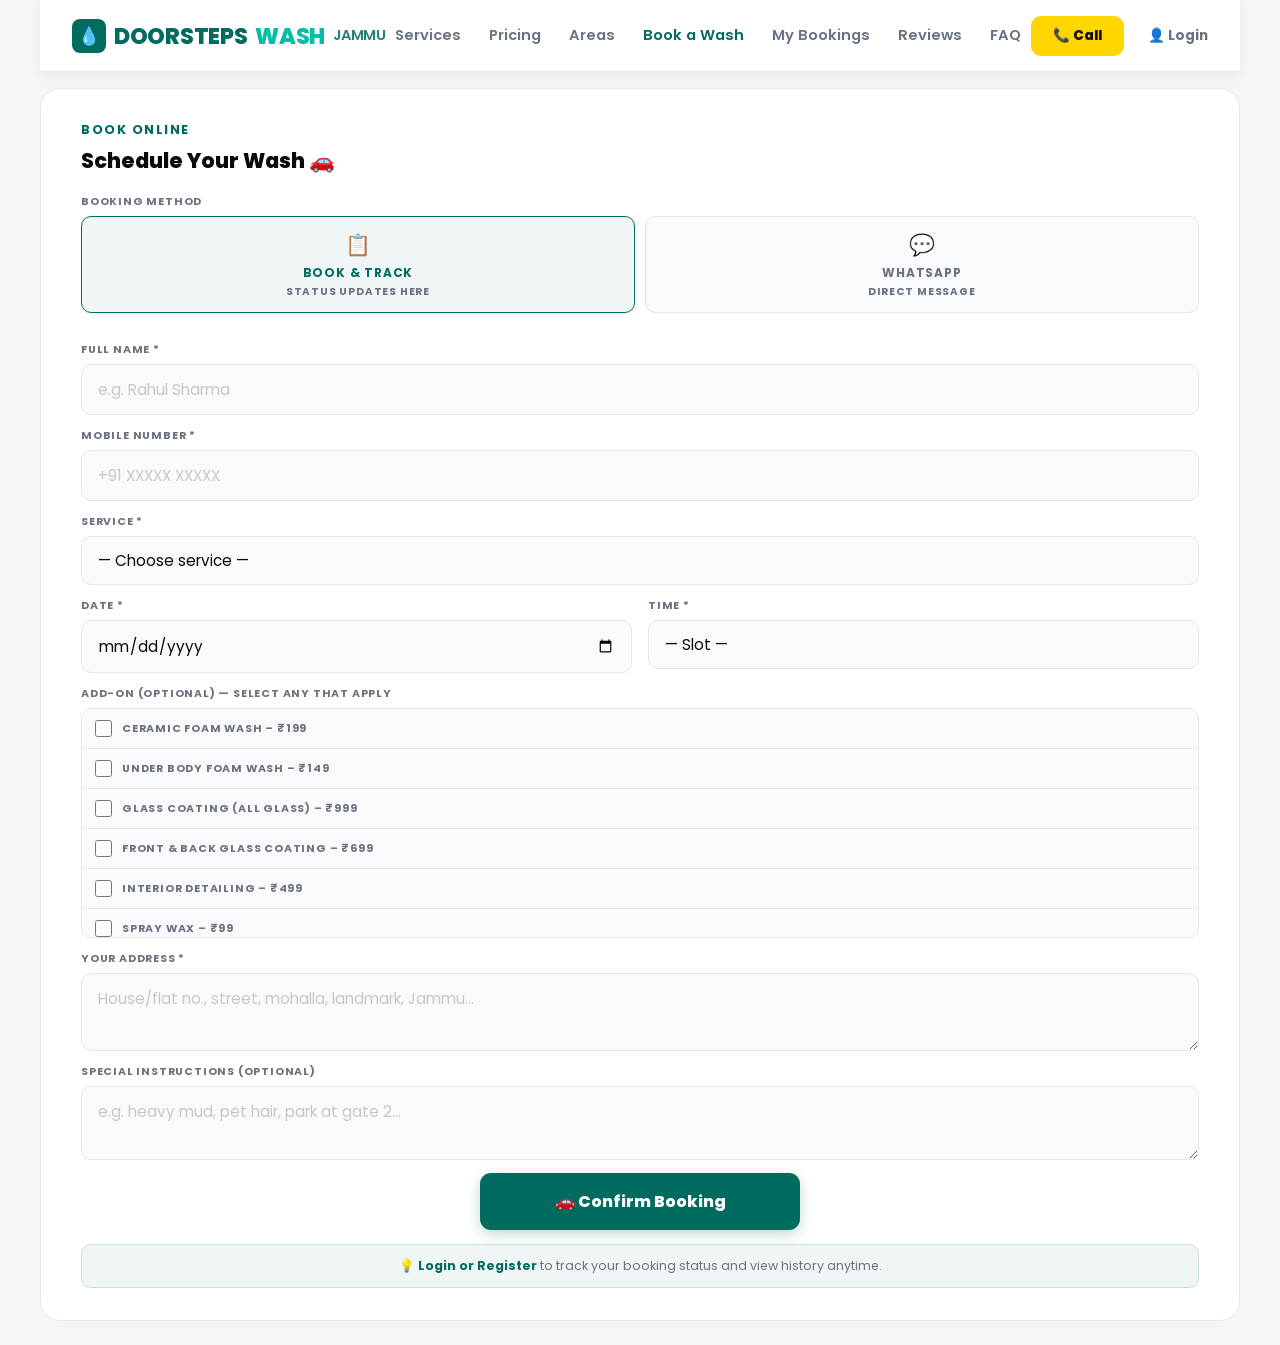
<file: doorstepwash-main/booking.html>
<!DOCTYPE html>
<html lang="en">
<head>
<meta charset="UTF-8">
<meta name="viewport" content="width=device-width, initial-scale=1.0, maximum-scale=1.0, user-scalable=no">
<title>Book a Wash — DoorstepsWash Jammu</title>
<link href="https://fonts.googleapis.com/css2?family=Poppins:wght@400;500;600;700;800;900&display=swap" rel="stylesheet">
<link rel="stylesheet" href="app.css">
<style>
.method-row{display:flex;gap:10px;margin-bottom:16px}
.method-opt{flex:1;position:relative}
.method-opt input{position:absolute;opacity:0;width:100%;height:100%;cursor:pointer;margin:0}
.method-card{border:1.5px solid var(--border);border-radius:var(--r-sm);padding:12px;text-align:center;transition:all .2s;background:#F8FAFB}
.method-opt input:checked + .method-card{border-color:var(--teal);background:rgba(0,107,94,.06)}
.method-card .mc-ico{font-size:1.3rem;margin-bottom:4px}
.method-card .mc-lbl{font-size:.75rem;font-weight:700}
.method-card .mc-sub{font-size:.65rem;color:var(--gray);margin-top:2px}
.method-opt input:checked + .method-card .mc-lbl{color:var(--teal)}
</style>
</head>
<body>

<!-- HEADER -->
<header class="header">
  <button class="back-btn" onclick="location.href='index.html'">←</button>
  <div class="header-logo desktop-only-logo" style="display:none"><div class="logo-ic">💧</div>DOORSTEPS<span class="shine">WASH</span> <span style="font-size:.65em;font-weight:600;opacity:.85">JAMMU</span></div>
  <div class="header-title">Book a Wash</div>
  <a href="tel:9469793349" class="call-btn">📞 Call</a>
</header>

<!-- BOOKING FORM -->
<div class="book-box rv" id="booking" style="margin-top:16px">
  <div class="sec-ey">Book Online</div>
  <h2>Schedule Your Wash 🚗</h2>

  <div class="fg">
    <label>Booking Method</label>
    <div class="method-row">
      <label class="method-opt">
        <input type="radio" name="bookmethod" value="backend" checked>
        <div class="method-card">
          <div class="mc-ico">📋</div>
          <div class="mc-lbl">Book &amp; Track</div>
          <div class="mc-sub">Status updates here</div>
        </div>
      </label>
      <label class="method-opt">
        <input type="radio" name="bookmethod" value="whatsapp">
        <div class="method-card">
          <div class="mc-ico">💬</div>
          <div class="mc-lbl">WhatsApp</div>
          <div class="mc-sub">Direct message</div>
        </div>
      </label>
    </div>
  </div>

  <div class="fg"><label>Full Name *</label><input class="fc" type="text" id="f_name" placeholder="e.g. Rahul Sharma" autocomplete="name"><span class="ferr" id="e_name">Please enter your name</span></div>
  <div class="fg"><label>Mobile Number *</label><input class="fc" type="tel" id="f_phone" placeholder="+91 XXXXX XXXXX" maxlength="15"><span class="ferr" id="e_phone">Enter a valid number</span></div>
  <div class="fg"><label>Service *</label>
    <select class="fc" id="f_service" onchange="updateTierOptions()">
      <option value="">— Choose service —</option>
      <option value="Hatchback Wash – ₹299 to ₹399">Hatchback Wash – ₹299 to ₹399</option>
      <option value="Sedan Wash – ₹399 to ₹499">Sedan Wash – ₹399 to ₹499</option>
      <option value="SUV / MUV Wash – ₹499 to ₹699">SUV / MUV Wash – ₹499 to ₹699</option>
      <option value="Bike / Scooter Wash – ₹250">Bike / Scooter Wash – ₹250</option>
      <option value="Fabric / Leather Care – ₹1199">Fabric / Leather Care – ₹1199</option>
      <option value="Premium Detailing Package – ₹1499">Premium Detailing Package – ₹1499</option>
    </select>
    <span class="ferr" id="e_service">Please select a service</span>
  </div>
  <div class="fg" id="f_tier_group" style="display:none">
    <label>Which package? *</label>
    <select class="fc" id="f_tier"><option value="">— Select —</option></select>
    <span class="ferr" id="e_tier">Please select a package</span>
  </div>
  <div class="frow2">
    <div class="fg"><label>Date *</label><input class="fc" type="date" id="f_date"><span class="ferr" id="e_date">Select date</span></div>
    <div class="fg"><label>Time *</label>
      <select class="fc" id="f_time"><option value="">— Slot —</option><option>8–9 AM</option><option>9–10 AM</option><option>10–11 AM</option><option>11–12 PM</option><option>2–3 PM</option><option>3–4 PM</option><option>4–5 PM</option><option>5–6 PM</option></select>
      <span class="ferr" id="e_time">Select slot</span>
    </div>
  </div>
  <div class="fg"><label>Add-On (optional) — select any that apply</label>
    <div class="addon-check-group" id="f_addon_group">
      <label class="addon-check"><input type="checkbox" value="Ceramic Foam Wash – ₹199"> Ceramic Foam Wash – ₹199</label>
      <label class="addon-check"><input type="checkbox" value="Under Body Foam Wash – ₹149"> Under Body Foam Wash – ₹149</label>
      <label class="addon-check"><input type="checkbox" value="Glass Coating (All Glass) – ₹999"> Glass Coating (All Glass) – ₹999</label>
      <label class="addon-check"><input type="checkbox" value="Front & Back Glass Coating – ₹699"> Front & Back Glass Coating – ₹699</label>
      <label class="addon-check"><input type="checkbox" value="Interior Detailing – ₹499"> Interior Detailing – ₹499</label>
      <label class="addon-check"><input type="checkbox" value="Spray Wax – ₹99"> Spray Wax – ₹99</label>
      <label class="addon-check"><input type="checkbox" value="Ceramic Coating – ₹99"> Ceramic Coating – ₹99</label>
      <label class="addon-check"><input type="checkbox" value="Leather Conditioning – ₹299"> Leather Conditioning – ₹299</label>
      <label class="addon-check"><input type="checkbox" value="Engine Degreasing – ₹349"> Engine Degreasing – ₹349</label>
    </div>
  </div>
  <div class="fg"><label>Your Address *</label><textarea class="fc" id="f_address" placeholder="House/flat no., street, mohalla, landmark, Jammu..."></textarea><span class="ferr" id="e_address">Please enter your address</span></div>
  <div class="fg"><label>Special Instructions (optional)</label><textarea class="fc" id="f_notes" placeholder="e.g. heavy mud, pet hair, park at gate 2..." style="min-height:64px"></textarea></div>

  <button class="sub-btn" id="subBtn" onclick="bookNow()"><span id="subTxt">🚗 Confirm Booking</span><div class="sp" id="subSp"></div></button>
  <div class="toast" id="toastMsg"></div>

  <div id="loginHint" style="margin-top:14px;padding:12px 14px;background:rgba(0,107,94,.06);border:1px solid rgba(0,107,94,.15);border-radius:10px;font-size:.78rem;color:var(--gray);text-align:center;display:none">
    💡 <a href="account.html" style="color:var(--teal);font-weight:700">Login or Register</a> to track your booking status and view history anytime.
  </div>
</div>

<!-- BOTTOM NAV -->
<nav class="bottom-nav">
  <div class="bn-item" id="nav-home" onclick="location.href='index.html'"><div class="bn-ic">🏠</div><div class="bn-lbl">Home</div></div>
  <div class="bn-item" id="nav-services" onclick="location.href='index.html#services'"><div class="bn-ic">🚗</div><div class="bn-lbl">Services</div></div>
  <div class="bn-item active" id="nav-bookings" onclick="location.href='my-bookings.html'"><div class="bn-ic">📋</div><div class="bn-lbl">My Bookings</div></div>
  <div class="bn-item" id="nav-call" onclick="location.href='tel:9469793349'"><div class="bn-ic">📞</div><div class="bn-lbl">Call</div></div>
  <div class="bn-item" id="nav-account" onclick="location.href='account.html'"><div class="bn-ic">👤</div><div class="bn-lbl">Account</div></div>
</nav>

<script src="images.js"></script>
<script>window.HS_PAGE="booking";</script>
<script src="app.js"></script>
<script>
  prefillBookingForm();
  if (!isLoggedIn()) document.getElementById('loginHint').style.display = 'block';
</script>
</body>
</html>
</file>
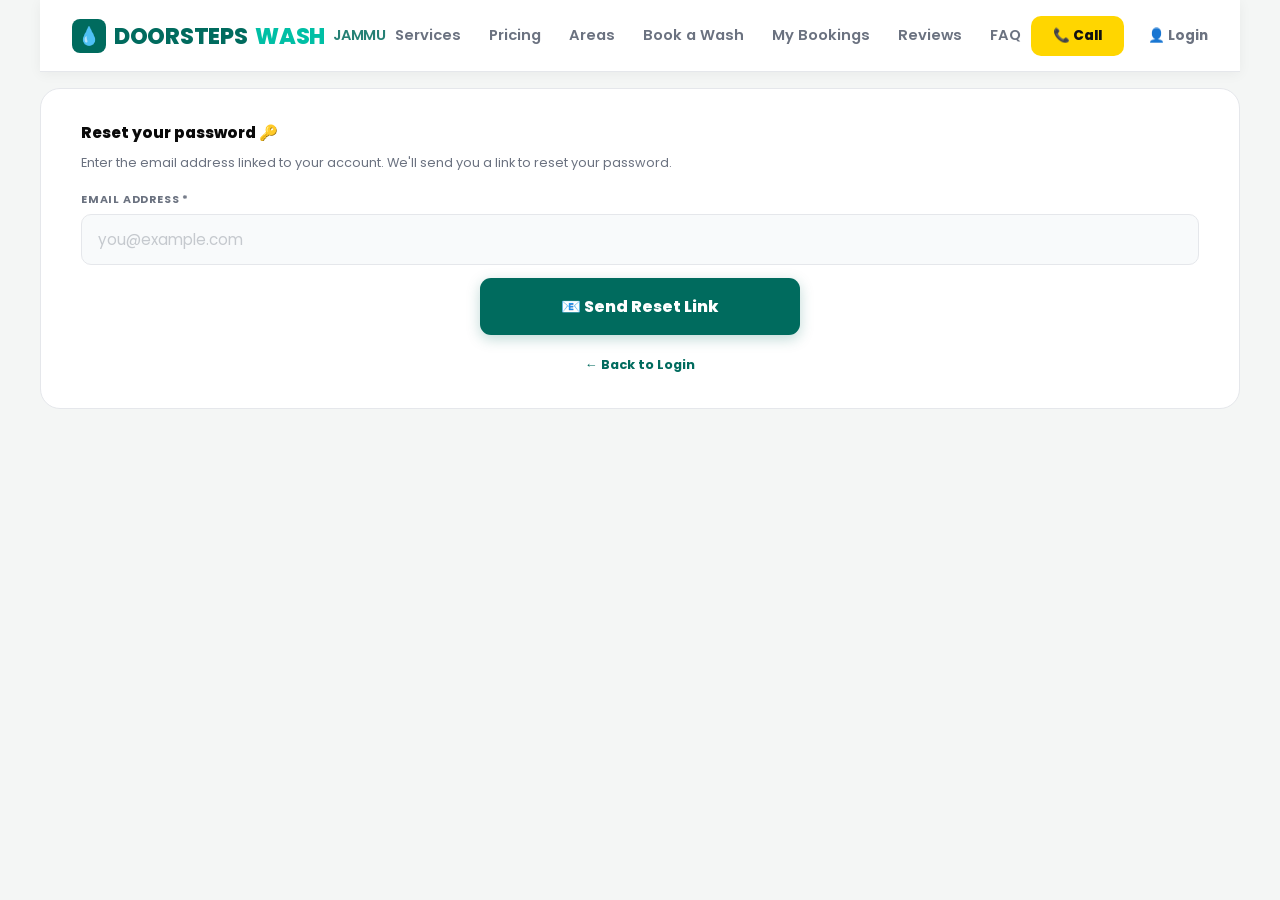
<file: doorstepwash-main/forgot-password.html>
<!DOCTYPE html>
<html lang="en">
<head>
<meta charset="UTF-8">
<meta name="viewport" content="width=device-width, initial-scale=1.0, maximum-scale=1.0, user-scalable=no">
<title>Forgot Password — DoorstepsWash Jammu</title>
<link href="https://fonts.googleapis.com/css2?family=Poppins:wght@400;500;600;700;800;900&display=swap" rel="stylesheet">
<link rel="stylesheet" href="app.css">
</head>
<body>

<header class="header">
  <button class="back-btn" onclick="location.href='account.html'">←</button>
  <div class="header-logo desktop-only-logo" style="display:none"><div class="logo-ic">💧</div>DOORSTEPS<span class="shine">WASH</span> <span style="font-size:.65em;font-weight:600;opacity:.85">JAMMU</span></div>
  <div class="header-title">Forgot Password</div>
  <a href="tel:9469793349" class="call-btn">📞 Call</a>
</header>

<div class="book-box rv" style="margin-top:16px">
  <h2 style="font-size:.95rem;margin-bottom:8px">Reset your password 🔑</h2>
  <p style="font-size:.8rem;color:var(--gray);margin-bottom:18px;line-height:1.7">
    Enter the email address linked to your account. We'll send you a link to reset your password.
  </p>
  <div class="fg">
    <label>Email Address *</label>
    <input class="fc" type="email" id="f_email" placeholder="you@example.com">
    <span class="ferr" id="e_email">Enter a valid email address</span>
  </div>
  <button class="sub-btn" id="subBtn" onclick="sendReset()"><span id="subTxt">📧 Send Reset Link</span><div class="sp" id="subSp"></div></button>
  <div class="toast" id="toastMsg"></div>

  <div style="text-align:center;margin-top:16px">
    <a href="account.html" style="color:var(--teal);font-size:.8rem;font-weight:700">← Back to Login</a>
  </div>
</div>

<script>window.HS_PAGE="account";</script>
<script src="app.js"></script>
<script>
async function sendReset(){
  const email = document.getElementById('f_email').value.trim();
  const ok = vf('f_email','e_email', /^[^\s@]+@[^\s@]+\.[^\s@]+$/.test(email));
  if(!ok) return;

  if(!BACKEND_URL){
    const t = document.getElementById('toastMsg');
    t.className='toast bad'; t.textContent='❌ Backend not configured yet.'; t.style.display='block';
    return;
  }

  const btn=document.getElementById('subBtn'), txt=document.getElementById('subTxt'), sp=document.getElementById('subSp');
  btn.disabled=true; txt.textContent='Sending…'; sp.style.display='block';

  try{
    const j = await apiPost('/api/forgot-password', {email});
    const t = document.getElementById('toastMsg');
    if(j.success){
      t.className='toast ok';
      t.innerHTML = '✅ ' + (j.message || 'If an account exists with this email, a reset link has been sent. Please check your inbox.');
    } else {
      t.className='toast bad';
      t.textContent = '❌ ' + (j.message || 'Something went wrong.');
    }
    t.style.display='block';
  }catch(e){
    const t = document.getElementById('toastMsg');
    t.className='toast bad'; t.textContent='❌ Connection error. Please try again.'; t.style.display='block';
  }
  btn.disabled=false; txt.textContent='📧 Send Reset Link'; sp.style.display='none';
}
</script>
</body>
</html>
</file>
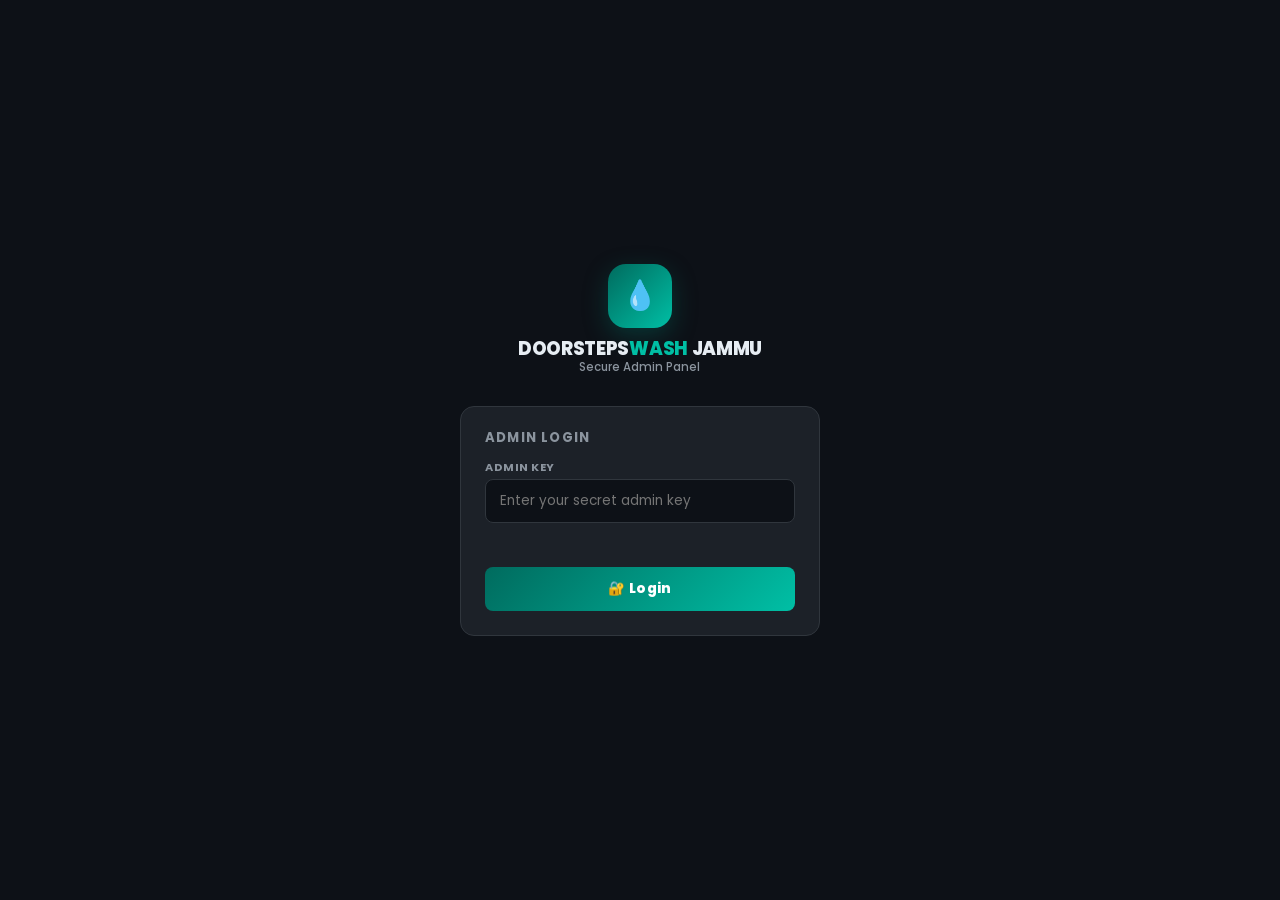
<file: doorstepwash-main/mgr-413df040.html>
<!DOCTYPE html>
<html lang="en">
<head>
<meta charset="UTF-8">
<meta name="viewport" content="width=device-width, initial-scale=1.0, maximum-scale=1.0, user-scalable=no">
<title>Admin — DoorstepsWash Jammu</title>
<link href="https://fonts.googleapis.com/css2?family=Poppins:wght@400;500;600;700;800;900&display=swap" rel="stylesheet">
<style>
:root{
  --teal:#006B5E;--teal2:#005048;--teal3:#00BFA5;
  --yellow:#FFD600;
  --dark:#0D1117;--dark2:#161B22;--dark3:#21262D;
  --card:#1C2128;--card2:#22272E;
  --border:#30363D;--border2:#3D444D;
  --text:#E6EDF3;--text2:#8B949E;--text3:#656D76;
  --red:#F85149;--red-bg:rgba(248,81,73,.12);
  --green:#3FB950;--green-bg:rgba(63,185,80,.12);
  --yellow-bg:rgba(255,214,0,.12);
  --blue:#58A6FF;--blue-bg:rgba(88,166,255,.12);
  --purple:#BC8CFF;--purple-bg:rgba(188,140,255,.12);
  --orange:#FFA657;--orange-bg:rgba(255,166,87,.12);
  --font:'Poppins',sans-serif;
  --r:10px;
}
*{margin:0;padding:0;box-sizing:border-box;-webkit-tap-highlight-color:transparent}
html{scroll-behavior:smooth}
body{font-family:var(--font);background:var(--dark);color:var(--text);min-height:100vh;overflow-x:hidden;line-height:1}
button{cursor:pointer;font-family:var(--font);border:none}
a{text-decoration:none;color:inherit}
input,select,textarea{font-family:var(--font)}
::-webkit-scrollbar{width:4px;height:4px}
::-webkit-scrollbar-track{background:var(--dark)}
::-webkit-scrollbar-thumb{background:var(--border2);border-radius:4px}

/* ═══════════ LOCKED SCREEN ═══════════ */
#lockScreen{
  position:fixed;inset:0;background:var(--dark);z-index:999;
  display:flex;flex-direction:column;align-items:center;justify-content:center;
  padding:24px;
}
.lock-logo{margin-bottom:32px;text-align:center}
.lock-logo .ll-ic{
  width:64px;height:64px;background:linear-gradient(135deg,var(--teal),#00BFA5);
  border-radius:18px;display:flex;align-items:center;justify-content:center;
  font-size:1.8rem;margin:0 auto 12px;box-shadow:0 8px 24px rgba(0,107,94,.4)
}
.lock-logo h1{font-size:1.15rem;font-weight:800;color:var(--text);letter-spacing:-.3px}
.lock-logo p{font-size:.72rem;color:var(--text2);margin-top:4px;font-weight:500}
.lock-box{
  width:100%;max-width:360px;background:var(--card);
  border:1px solid var(--border);border-radius:14px;padding:24px;
}
.lock-box h2{font-size:.82rem;font-weight:700;color:var(--text2);text-transform:uppercase;letter-spacing:1.2px;margin-bottom:18px}
.lf{margin-bottom:14px}
.lf label{display:block;font-size:.7rem;font-weight:700;color:var(--text2);margin-bottom:6px;letter-spacing:.5px;text-transform:uppercase}
.lfc{
  width:100%;background:var(--dark);border:1.5px solid var(--border);
  color:var(--text);padding:11px 14px;border-radius:8px;font-size:.85rem;
  outline:none;transition:border-color .15s
}
.lfc:focus{border-color:var(--teal3)}
.lock-attempts{font-size:.72rem;color:var(--text3);margin-bottom:14px;height:16px}
.lock-attempts.warn{color:var(--orange)}
.lock-attempts.danger{color:var(--red)}
.lock-btn{
  width:100%;background:linear-gradient(135deg,var(--teal),var(--teal3));
  color:#fff;padding:12px;border-radius:8px;font-size:.85rem;font-weight:800;
  display:flex;align-items:center;justify-content:center;gap:8px;
  transition:opacity .15s;letter-spacing:.3px
}
.lock-btn:disabled{opacity:.5;cursor:not-allowed}
.lock-btn .sp{width:14px;height:14px;border:2px solid rgba(255,255,255,.4);border-top-color:#fff;border-radius:50%;animation:spin .7s linear infinite;display:none}
.lock-error{background:var(--red-bg);border:1px solid rgba(248,81,73,.3);border-radius:8px;padding:10px 12px;font-size:.75rem;color:var(--red);margin-top:12px;display:none;line-height:1.5}
.lock-cooldown{background:var(--orange-bg);border:1px solid rgba(255,166,87,.3);border-radius:8px;padding:12px;font-size:.78rem;color:var(--orange);text-align:center;display:none;line-height:1.7}
@keyframes spin{to{transform:rotate(360deg)}}
@keyframes shake{0%,100%{transform:translateX(0)}20%,60%{transform:translateX(-6px)}40%,80%{transform:translateX(6px)}}
.shake{animation:shake .3s ease}

/* ═══════════ DASHBOARD LAYOUT ═══════════ */
#dashboard{display:none}
.top-bar{
  background:var(--dark2);border-bottom:1px solid var(--border);
  padding:0 16px;height:54px;display:flex;align-items:center;
  justify-content:space-between;position:sticky;top:0;z-index:100
}
.tb-left{display:flex;align-items:center;gap:10px}
.tb-logo{display:flex;align-items:center;gap:8px}
.tb-logo-ic{width:28px;height:28px;background:linear-gradient(135deg,var(--teal),var(--teal3));border-radius:7px;display:flex;align-items:center;justify-content:center;font-size:.85rem}
.tb-logo-text{font-size:.88rem;font-weight:800;color:var(--text);letter-spacing:-.2px}
.tb-logo-text span{color:var(--teal3)}
.tb-badge{background:var(--teal);color:#fff;font-size:.58rem;font-weight:800;padding:2px 7px;border-radius:100px;letter-spacing:.5px;text-transform:uppercase}
.tb-right{display:flex;align-items:center;gap:8px}
.tb-time{font-size:.68rem;color:var(--text3);font-weight:600}
.tb-logout{background:var(--red-bg);border:1px solid rgba(248,81,73,.3);color:var(--red);padding:6px 12px;border-radius:7px;font-size:.7rem;font-weight:700}

/* ═══════════ TABS ═══════════ */
.main-tabs{
  display:flex;background:var(--dark2);border-bottom:1px solid var(--border);
  padding:0 16px;gap:0;overflow-x:auto;scrollbar-width:none
}
.mt{
  padding:12px 16px;font-size:.75rem;font-weight:700;color:var(--text2);
  border-bottom:2px solid transparent;cursor:pointer;white-space:nowrap;
  transition:all .15s;display:flex;align-items:center;gap:6px
}
.mt.active{color:var(--teal3);border-bottom-color:var(--teal3)}
.mt-badge{background:var(--teal);color:#fff;border-radius:100px;font-size:.58rem;font-weight:800;padding:1px 6px;min-width:18px;text-align:center}

/* ═══════════ CONTENT AREA ═══════════ */
.tab-content{padding:16px;max-width:700px;margin:0 auto}

/* ═══════════ STATS ROW ═══════════ */
.stats-row{display:grid;grid-template-columns:repeat(4,1fr);gap:8px;margin-bottom:16px}
.stat-card{background:var(--card);border:1px solid var(--border);border-radius:10px;padding:12px 10px;text-align:center}
.sc-val{font-size:1.5rem;font-weight:900;line-height:1}
.sc-lbl{font-size:.58rem;font-weight:700;color:var(--text3);text-transform:uppercase;letter-spacing:.6px;margin-top:4px}
.sc-pending .sc-val{color:var(--orange)}
.sc-confirmed .sc-val{color:var(--blue)}
.sc-done .sc-val{color:var(--green)}
.sc-total .sc-val{color:var(--text)}

/* ═══════════ FILTER + SEARCH ═══════════ */
.toolbar{display:flex;align-items:center;gap:8px;margin-bottom:12px;flex-wrap:wrap}
.filter-chips{display:flex;gap:6px;overflow-x:auto;scrollbar-width:none;flex:1}
.fc-chip{
  flex-shrink:0;padding:6px 12px;border-radius:100px;font-size:.68rem;font-weight:700;
  border:1px solid var(--border2);background:var(--card);color:var(--text2);
  cursor:pointer;transition:all .15s;white-space:nowrap
}
.fc-chip.active{background:var(--teal);color:#fff;border-color:var(--teal)}
.search-wrap{position:relative;width:100%}
.search-wrap input{
  width:100%;background:var(--card);border:1px solid var(--border);
  color:var(--text);padding:9px 12px 9px 34px;border-radius:8px;
  font-size:.8rem;outline:none;transition:border-color .15s
}
.search-wrap input:focus{border-color:var(--teal3)}
.search-wrap input::placeholder{color:var(--text3)}
.search-ic{position:absolute;left:11px;top:50%;transform:translateY(-50%);font-size:.85rem;pointer-events:none}

/* ═══════════ BOOKING CARDS ═══════════ */
.bk-list{display:flex;flex-direction:column;gap:8px}
.bk-card{
  background:var(--card);border:1px solid var(--border);border-radius:10px;
  overflow:hidden;transition:border-color .15s
}
.bk-card:hover{border-color:var(--border2)}
.bk-header{padding:12px 14px 10px;display:flex;align-items:flex-start;justify-content:space-between;gap:8px;border-bottom:1px solid var(--border)}
.bk-info{flex:1;min-width:0}
.bk-name{font-size:.88rem;font-weight:800;color:var(--text);display:flex;align-items:center;gap:6px}
.bk-meta{font-size:.65rem;color:var(--text3);font-weight:600;margin-top:3px;display:flex;align-items:center;gap:8px;flex-wrap:wrap}
.bk-meta span{display:flex;align-items:center;gap:3px}
.status-pill{font-size:.62rem;font-weight:800;padding:4px 10px;border-radius:100px;flex-shrink:0;letter-spacing:.3px;text-transform:uppercase}
.sp-pending{background:var(--orange-bg);color:var(--orange);border:1px solid rgba(255,166,87,.3)}
.sp-confirmed{background:var(--blue-bg);color:var(--blue);border:1px solid rgba(88,166,255,.3)}
.sp-completed{background:var(--green-bg);color:var(--green);border:1px solid rgba(63,185,80,.3)}
.sp-cancelled{background:var(--red-bg);color:var(--red);border:1px solid rgba(248,81,73,.3)}
.sp-rejected{background:var(--red-bg);color:var(--red);border:1px solid rgba(248,81,73,.3)}
.bk-body{padding:10px 14px}
.bk-rows{display:grid;grid-template-columns:1fr 1fr;gap:6px 10px;margin-bottom:10px}
.bk-row{font-size:.72rem;color:var(--text2);display:flex;align-items:flex-start;gap:5px;line-height:1.5}
.bk-row.full{grid-column:1/-1}
.bk-row .ri{flex-shrink:0;font-size:.75rem;margin-top:1px}
.user-chip{
  display:inline-flex;align-items:center;gap:5px;
  padding:3px 9px;border-radius:100px;font-size:.62rem;font-weight:700;
  margin-bottom:8px
}
.user-chip.reg{background:var(--green-bg);color:var(--green);border:1px solid rgba(63,185,80,.25)}
.user-chip.guest{background:var(--card2);color:var(--text3);border:1px solid var(--border)}
.bk-actions{display:flex;gap:6px;flex-wrap:wrap}
.bk-btn{
  flex:1;min-width:64px;padding:8px 6px;border-radius:7px;font-size:.68rem;font-weight:800;
  border:1px solid var(--border2);background:var(--card2);color:var(--text2);
  transition:all .15s;font-family:var(--font);display:flex;align-items:center;justify-content:center;gap:4px
}
.bk-btn:hover{transform:translateY(-1px)}
.btn-ok{color:var(--green);border-color:rgba(63,185,80,.3)}
.btn-ok:hover{background:var(--green);color:#000;border-color:var(--green)}
.btn-rej{color:var(--red);border-color:rgba(248,81,73,.3)}
.btn-rej:hover{background:var(--red);color:#fff;border-color:var(--red)}
.btn-done{color:var(--purple);border-color:rgba(188,140,255,.3)}
.btn-done:hover{background:var(--purple);color:#000;border-color:var(--purple)}
.btn-call:hover{background:var(--text);color:var(--dark);border-color:var(--text)}
.btn-wa{color:#25D366;border-color:rgba(37,211,102,.3)}
.btn-wa:hover{background:#25D366;color:#000;border-color:#25D366}

/* ═══════════ EMPTY + LOADING ═══════════ */
.empty-state{text-align:center;padding:40px 20px;color:var(--text3)}
.es-icon{font-size:2.2rem;margin-bottom:10px}
.es-title{font-size:.88rem;font-weight:700;color:var(--text2);margin-bottom:4px}
.es-sub{font-size:.72rem;color:var(--text3);line-height:1.6}
.loading-cards{display:flex;flex-direction:column;gap:8px}
.loading-card{background:var(--card);border:1px solid var(--border);border-radius:10px;height:130px;position:relative;overflow:hidden}
.loading-card::after{content:'';position:absolute;inset:0;background:linear-gradient(90deg,transparent 0%,rgba(255,255,255,.04) 50%,transparent 100%);animation:shimmer 1.4s infinite}
@keyframes shimmer{0%{transform:translateX(-100%)}100%{transform:translateX(100%)}}

/* ═══════════ PRICING ═══════════ */
.pricing-grid{display:grid;grid-template-columns:1fr 1fr;gap:10px;margin-bottom:16px}
.price-card{background:var(--card);border:1px solid var(--border);border-radius:10px;padding:14px}
.price-card.full{grid-column:1/-1}
.pc-head{font-size:.7rem;font-weight:800;color:var(--text2);text-transform:uppercase;letter-spacing:.8px;margin-bottom:12px;display:flex;align-items:center;gap:6px}
.pf{margin-bottom:10px}
.pf:last-child{margin-bottom:0}
.pf label{display:block;font-size:.65rem;font-weight:700;color:var(--text3);text-transform:uppercase;letter-spacing:.5px;margin-bottom:5px}
.pfc{
  width:100%;background:var(--dark);border:1px solid var(--border);
  color:var(--text);padding:9px 12px;border-radius:7px;font-size:.82rem;
  outline:none;transition:border-color .15s
}
.pfc:focus{border-color:var(--teal3)}
.pf-row{display:grid;grid-template-columns:1fr 1fr;gap:8px}
.save-btn{
  width:100%;background:linear-gradient(135deg,var(--teal),var(--teal3));
  color:#fff;padding:12px;border-radius:8px;font-size:.82rem;font-weight:800;
  display:flex;align-items:center;justify-content:center;gap:8px;
  transition:opacity .15s;margin-top:4px
}
.save-btn:disabled{opacity:.5;cursor:not-allowed}
.save-btn .sp{width:14px;height:14px;border:2px solid rgba(255,255,255,.4);border-top-color:#fff;border-radius:50%;animation:spin .7s linear infinite;display:none}
.save-toast{border-radius:8px;padding:10px 12px;font-size:.75rem;font-weight:600;margin-top:10px;display:none;line-height:1.5}
.save-toast.ok{background:var(--green-bg);border:1px solid rgba(63,185,80,.3);color:var(--green)}
.save-toast.bad{background:var(--red-bg);border:1px solid rgba(248,81,73,.3);color:var(--red)}

/* ═══════════ USERS TAB ═══════════ */
.user-card{background:var(--card);border:1px solid var(--border);border-radius:10px;padding:14px;display:flex;align-items:center;gap:12px;margin-bottom:8px}
.user-av{width:38px;height:38px;border-radius:10px;background:var(--teal2);color:var(--teal3);font-size:1rem;font-weight:900;display:flex;align-items:center;justify-content:center;flex-shrink:0}
.user-info{flex:1;min-width:0}
.user-name{font-size:.82rem;font-weight:800;color:var(--text)}
.user-meta{font-size:.68rem;color:var(--text3);margin-top:3px;display:flex;gap:8px;flex-wrap:wrap}
.user-bookings-badge{background:var(--blue-bg);color:var(--blue);border-radius:100px;font-size:.6rem;font-weight:800;padding:2px 8px}

/* ═══════════ SECTION LABEL ═══════════ */
.sec-lbl{font-size:.65rem;font-weight:800;color:var(--text3);text-transform:uppercase;letter-spacing:1.2px;margin-bottom:10px;padding-bottom:8px;border-bottom:1px solid var(--border)}

/* ═══════════ NOTIFICATION TOAST ═══════════ */
.notif{
  position:fixed;bottom:20px;left:50%;transform:translateX(-50%);
  background:var(--card2);border:1px solid var(--border2);border-radius:10px;
  padding:10px 18px;font-size:.78rem;font-weight:700;color:var(--text);
  opacity:0;transition:opacity .25s;pointer-events:none;z-index:9999;
  white-space:nowrap;box-shadow:0 8px 24px rgba(0,0,0,.4)
}
.notif.show{opacity:1}
.notif.ok{border-color:rgba(63,185,80,.4);color:var(--green)}
.notif.bad{border-color:rgba(248,81,73,.4);color:var(--red)}

/* ═══════════ SCROLLED HEADER GLOW ═══════════ */
.top-bar.scrolled{box-shadow:0 1px 0 var(--border)}
</style>
</head>
<body>

<!-- ═══ LOCK SCREEN ═══ -->
<div id="lockScreen">
  <div class="lock-logo">
    <div class="ll-ic">💧</div>
    <h1>DOORSTEPS<span style="color:var(--teal3)">WASH</span> JAMMU</h1>
    <p>Secure Admin Panel</p>
  </div>
  <div class="lock-box">
    <h2>Admin Login</h2>
    <div class="lf">
      <label>Admin Key</label>
      <input class="lfc" type="password" id="adminKeyInput" placeholder="Enter your secret admin key"
        onkeydown="if(event.key==='Enter'){event.preventDefault();doLogin()}">
    </div>
    <div class="lock-attempts" id="attemptsMsg"></div>
    <div class="lock-cooldown" id="cooldownMsg"></div>
    <button class="lock-btn" id="loginBtn" onclick="doLogin()">
      <span id="loginTxt">🔐 Login</span>
      <div class="sp" id="loginSp"></div>
    </button>
    <div class="lock-error" id="loginError"></div>
  </div>
</div>

<!-- ═══ DASHBOARD ═══ -->
<div id="dashboard">

  <!-- Top Bar -->
  <div class="top-bar" id="topBar">
    <div class="tb-left">
      <div class="tb-logo">
        <div class="tb-logo-ic">💧</div>
        <div class="tb-logo-text">DOORSTEPS<span>WASH</span></div>
      </div>
      <div class="tb-badge">ADMIN</div>
    </div>
    <div class="tb-right">
      <div class="tb-time" id="liveClock"></div>
      <button class="tb-logout" onclick="doLogout()">🚪 Logout</button>
    </div>
  </div>

  <!-- Main Tabs -->
  <div class="main-tabs">
    <div class="mt active" data-t="bookings" onclick="switchTab('bookings')">
      📋 Bookings <span class="mt-badge" id="pendingCount">0</span>
    </div>
    <div class="mt" data-t="pricing" onclick="switchTab('pricing')">💰 Pricing</div>
    <div class="mt" data-t="users" onclick="switchTab('users')">👥 Users</div>
  </div>

  <!-- ═══ BOOKINGS TAB ═══ -->
  <div id="t-bookings" class="tab-content">
    <!-- Stats -->
    <div class="stats-row">
      <div class="stat-card sc-pending"><div class="sc-val" id="st-pending">0</div><div class="sc-lbl">Pending</div></div>
      <div class="stat-card sc-confirmed"><div class="sc-val" id="st-confirmed">0</div><div class="sc-lbl">Confirmed</div></div>
      <div class="stat-card sc-done"><div class="sc-val" id="st-done">0</div><div class="sc-lbl">Done</div></div>
      <div class="stat-card sc-total"><div class="sc-val" id="st-total">0</div><div class="sc-lbl">Total</div></div>
    </div>

    <!-- Filters -->
    <div class="toolbar">
      <div class="filter-chips">
        <div class="fc-chip active" data-f="all" onclick="setFilter('all',this)">All</div>
        <div class="fc-chip" data-f="pending" onclick="setFilter('pending',this)">⏳ Pending</div>
        <div class="fc-chip" data-f="confirmed" onclick="setFilter('confirmed',this)">✅ Confirmed</div>
        <div class="fc-chip" data-f="completed" onclick="setFilter('completed',this)">🎉 Done</div>
        <div class="fc-chip" data-f="cancelled" onclick="setFilter('cancelled',this)">🚫 Cancelled</div>
        <div class="fc-chip" data-f="rejected" onclick="setFilter('rejected',this)">❌ Rejected</div>
      </div>
    </div>
    <div class="search-wrap" style="margin-bottom:12px">
      <span class="search-ic">🔍</span>
      <input type="text" id="searchInput" placeholder="Search by name, phone, service, address…" oninput="renderBookings()">
    </div>
    <div style="display:flex;align-items:center;justify-content:space-between;margin-bottom:10px">
      <div style="font-size:.68rem;color:var(--text3);font-weight:600" id="bookingCount">Loading…</div>
      <button onclick="loadBookings()" style="background:var(--card);border:1px solid var(--border);color:var(--text2);padding:6px 12px;border-radius:7px;font-size:.68rem;font-weight:700">🔄 Refresh</button>
    </div>
    <div id="bkList"></div>
  </div>

  <!-- ═══ PRICING TAB ═══ -->
  <div id="t-pricing" class="tab-content" style="display:none">
    <div class="sec-lbl">🎉 Active Offer Banner</div>
    <div class="pricing-grid">
      <div class="price-card full">
        <div class="pc-head">🎁 Offer Banner</div>
        <div class="pf-row">
          <div class="pf"><label>Offer Title</label><input class="pfc" id="p_offer_text" placeholder="Special Intro Offer"></div>
          <div class="pf"><label>Offer Amount</label><input class="pfc" id="p_offer_amount" placeholder="₹100 OFF"></div>
        </div>
        <div class="pf"><label>Subtext</label><input class="pfc" id="p_offer_subtext" placeholder="for First 20 Customers!"></div>
      </div>
    </div>
    <div class="sec-lbl" style="margin-top:4px">🚗 Service Prices</div>
    <div class="pricing-grid">
      <div class="price-card">
        <div class="pc-head">🚙 Hatchback</div>
        <div class="pf"><label>Name</label><input class="pfc" id="p_hatchback_label" placeholder="Hatchback"></div><div class="pf"><label>Badge Text (empty = no badge)</label><input class="pfc" id="p_hatchback_badge" placeholder="e.g. Most Popular" value=""></div><div class="pf-row"><div class="pf" style="display:flex;align-items:center;gap:8px"><label style="margin:0"><input type="checkbox" id="p_hatchback_featured" style="width:16px;height:16px;margin-right:6px;vertical-align:middle">Highlight this card</label></div><div class="pf"><label>Display Order</label><input class="pfc" type="number" id="p_hatchback_order" placeholder="0"></div></div><div class="pf"><label>Features (one per line — add/edit/remove freely)</label><textarea class="pfc" id="p_hatchback_features" rows="6" style="resize:vertical;font-family:inherit">Exterior foam wash
Wheels &amp; tyres
Window cleaning
Hand dry finish</textarea></div>
        <div class="pf-row">
          <div class="pf"><label>Min ₹ (current)</label><input class="pfc" type="number" id="p_hatchback_min" placeholder="299"></div>
          <div class="pf"><label>Old ₹ (strike)</label><input class="pfc" type="number" id="p_hatchback_old" placeholder="499"></div>
        </div>
        <div class="pf"><label>Max ₹ (Full)</label><input class="pfc" type="number" id="p_hatchback_max" placeholder="399"></div>
      </div>
      <div class="price-card">
        <div class="pc-head">🚗 Sedan</div>
        <div class="pf"><label>Name</label><input class="pfc" id="p_sedan_label" placeholder="Sedan"></div><div class="pf"><label>Badge Text (empty = no badge)</label><input class="pfc" id="p_sedan_badge" placeholder="e.g. Most Popular" value="★ Most Popular"></div><div class="pf-row"><div class="pf" style="display:flex;align-items:center;gap:8px"><label style="margin:0"><input type="checkbox" id="p_sedan_featured" style="width:16px;height:16px;margin-right:6px;vertical-align:middle">Highlight this card</label></div><div class="pf"><label>Display Order</label><input class="pfc" type="number" id="p_sedan_order" placeholder="0"></div></div><div class="pf"><label>Features (one per line — add/edit/remove freely)</label><textarea class="pfc" id="p_sedan_features" rows="6" style="resize:vertical;font-family:inherit">Full exterior wash
Interior vacuum
Dashboard wipe
Glass polish
Air freshener</textarea></div>
        <div class="pf-row">
          <div class="pf"><label>Min ₹ (current)</label><input class="pfc" type="number" id="p_sedan_min" placeholder="399"></div>
          <div class="pf"><label>Old ₹ (strike)</label><input class="pfc" type="number" id="p_sedan_old" placeholder="599"></div>
        </div>
        <div class="pf"><label>Max ₹ (Full)</label><input class="pfc" type="number" id="p_sedan_max" placeholder="499"></div>
      </div>
      <div class="price-card">
        <div class="pc-head">🚐 SUV / MUV</div>
        <div class="pf"><label>Name</label><input class="pfc" id="p_suv_label" placeholder="SUV / MUV"></div><div class="pf"><label>Badge Text (empty = no badge)</label><input class="pfc" id="p_suv_badge" placeholder="e.g. Most Popular" value=""></div><div class="pf-row"><div class="pf" style="display:flex;align-items:center;gap:8px"><label style="margin:0"><input type="checkbox" id="p_suv_featured" style="width:16px;height:16px;margin-right:6px;vertical-align:middle">Highlight this card</label></div><div class="pf"><label>Display Order</label><input class="pfc" type="number" id="p_suv_order" placeholder="0"></div></div><div class="pf"><label>Features (one per line — add/edit/remove freely)</label><textarea class="pfc" id="p_suv_features" rows="6" style="resize:vertical;font-family:inherit">Full exterior wash
All wheels &amp; tyres
Interior vacuum
Dashboard &amp; panels
Glass &amp; windows</textarea></div>
        <div class="pf-row">
          <div class="pf"><label>Min ₹ (current)</label><input class="pfc" type="number" id="p_suv_min" placeholder="499"></div>
          <div class="pf"><label>Old ₹ (strike)</label><input class="pfc" type="number" id="p_suv_old" placeholder="899"></div>
        </div>
        <div class="pf"><label>Max ₹ (Full)</label><input class="pfc" type="number" id="p_suv_max" placeholder="699"></div>
      </div>
      <div class="price-card">
        <div class="pc-head">🏍️ Bike / Scooter</div>
        <div class="pf"><label>Name</label><input class="pfc" id="p_bike_label" placeholder="Bike / Scooter"></div><div class="pf"><label>Badge Text (empty = no badge)</label><input class="pfc" id="p_bike_badge" placeholder="e.g. Most Popular" value=""></div><div class="pf-row"><div class="pf" style="display:flex;align-items:center;gap:8px"><label style="margin:0"><input type="checkbox" id="p_bike_featured" style="width:16px;height:16px;margin-right:6px;vertical-align:middle">Highlight this card</label></div><div class="pf"><label>Display Order</label><input class="pfc" type="number" id="p_bike_order" placeholder="0"></div></div><div class="pf"><label>Features (one per line — add/edit/remove freely)</label><textarea class="pfc" id="p_bike_features" rows="6" style="resize:vertical;font-family:inherit">Full body wash
Wheels &amp; chain area
Engine cover clean
Hand dry finish</textarea></div>
        <div class="pf-row">
          <div class="pf"><label>Price ₹</label><input class="pfc" type="number" id="p_bike_price" placeholder="250"></div>
          <div class="pf"><label>Old ₹ (strike)</label><input class="pfc" type="number" id="p_bike_old" placeholder="350"></div>
        </div>
      </div>
      <div class="price-card">
        <div class="pc-head">🧵 Fabric / Leather Care</div>
        <div class="pf"><label>Name</label><input class="pfc" id="p_fabriccare_label" placeholder="Fabric / Leather Care"></div><div class="pf"><label>Badge Text (empty = no badge)</label><input class="pfc" id="p_fabriccare_badge" placeholder="e.g. Most Popular" value=""></div><div class="pf-row"><div class="pf" style="display:flex;align-items:center;gap:8px"><label style="margin:0"><input type="checkbox" id="p_fabriccare_featured" style="width:16px;height:16px;margin-right:6px;vertical-align:middle">Highlight this card</label></div><div class="pf"><label>Display Order</label><input class="pfc" type="number" id="p_fabriccare_order" placeholder="0"></div></div><div class="pf"><label>Features (one per line — add/edit/remove freely)</label><textarea class="pfc" id="p_fabriccare_features" rows="6" style="resize:vertical;font-family:inherit">Deep dry cleaning of all fabric/leather seats (edges, stitching &amp; corners included)
Roof (headliner) cleaning using safe dry method
Complete interior vacuuming (under seats, carpets &amp; boot area)
Floor mats washing, scrubbing &amp; cleaning
Car basement cleaning with foam &amp; scrubbing
Door panels, strips &amp; side trims detailed cleaning
Dashboard &amp; center console cleaning, detailing &amp; polishing
Stain &amp; dirt removal with proper treatment
Full interior detailing for a fresh finish</textarea></div>
        <div class="pf-row">
          <div class="pf"><label>Price ₹</label><input class="pfc" type="number" id="p_fabriccare_price" placeholder="1199"></div>
          <div class="pf"><label>Old ₹ (strike)</label><input class="pfc" type="number" id="p_fabriccare_old" placeholder="1699"></div>
        </div>
      </div>
      <div class="price-card full">
        <div class="pc-head">✨ Premium Detailing</div>
        <div class="pf"><label>Name</label><input class="pfc" id="p_premium_label" placeholder="Premium Detailing Package"></div><div class="pf"><label>Badge Text (empty = no badge)</label><input class="pfc" id="p_premium_badge" placeholder="e.g. Most Popular" value=""></div><div class="pf-row"><div class="pf" style="display:flex;align-items:center;gap:8px"><label style="margin:0"><input type="checkbox" id="p_premium_featured" style="width:16px;height:16px;margin-right:6px;vertical-align:middle">Highlight this card</label></div><div class="pf"><label>Display Order</label><input class="pfc" type="number" id="p_premium_order" placeholder="0"></div></div><div class="pf"><label>Features (one per line — add/edit/remove freely)</label><textarea class="pfc" id="p_premium_features" rows="6" style="resize:vertical;font-family:inherit">Full Interior Vacuum (seats, carpets &amp; boot)
Carpet / Floor Mat Shampooing
Dashboard, Trims &amp; Panel Polish
Door Panels, Console &amp; AC Vent Cleaning
Safe Engine Bay Cleaning (battery area protected)
Body &amp; Glass Polishing for Enhanced Shine and Clear Visibility
Underbody Cleaning
Plastic Restoration Polish for Faded Parts
Door Edges, Fuel Lid, Dicky Jamb Cleaning &amp; Logo Detailing
Hidden Gap Detailing (windshield trims, etc.)
Free Paper Mats &amp; Car Perfume Spray
Tyre Polish &amp; Dressing for Rich Black Look</textarea></div>
        <div class="pf-row">
          <div class="pf"><label>Price ₹</label><input class="pfc" type="number" id="p_premium_price" placeholder="1499"></div>
          <div class="pf"><label>Old ₹ (strike)</label><input class="pfc" type="number" id="p_premium_old" placeholder="1999"></div>
        </div>
      </div>
    </div>
    <div class="sec-lbl">🧽 Car & Bike Services — Grid Labels</div>
    <div class="pricing-grid">
      <div class="price-card"><div class="pc-head">🚿 Tile 1</div><div class="pf"><label>Label</label><input class="pfc" id="p_svc_exterior" placeholder="Exterior Wash"></div></div>
      <div class="price-card"><div class="pc-head">🫧 Tile 2</div><div class="pf"><label>Label</label><input class="pfc" id="p_svc_deepsteam" placeholder="Deep Steam"></div></div>
      <div class="price-card"><div class="pc-head">🪑 Tile 3</div><div class="pf"><label>Label</label><input class="pfc" id="p_svc_interiorclean" placeholder="Interior Clean"></div></div>
      <div class="price-card"><div class="pc-head">✨ Tile 4</div><div class="pf"><label>Label</label><input class="pfc" id="p_svc_cardetailing" placeholder="Car Detailing"></div></div>
      <div class="price-card"><div class="pc-head">💡 Tile 5</div><div class="pf"><label>Label</label><input class="pfc" id="p_svc_headlight" placeholder="Headlight Restore"></div></div>
      <div class="price-card"><div class="pc-head">🪟 Tile 6</div><div class="pf"><label>Label</label><input class="pfc" id="p_svc_glasscleaning" placeholder="Glass Cleaning"></div></div>
      <div class="price-card"><div class="pc-head">🏍️ Tile 7</div><div class="pf"><label>Label</label><input class="pfc" id="p_svc_bikewash" placeholder="Bike Wash"></div></div>
      <div class="price-card"><div class="pc-head">⚫ Tile 8</div><div class="pf"><label>Label</label><input class="pfc" id="p_svc_tyrepolish" placeholder="Tyre Polish"></div></div>
    </div>
    <div class="sec-lbl">➕ Add-On Prices</div>
    <div class="pricing-grid">
      <div class="price-card"><div class="pc-head">✨ Ceramic Foam Wash</div><div class="pf"><label>Name</label><input class="pfc" id="p_addon_ceramic_foam_label" placeholder="Ceramic Foam Wash"></div><div class="pf"><label>Price ₹</label><input class="pfc" type="number" id="p_addon_ceramic_foam" placeholder="199"></div></div>
      <div class="price-card"><div class="pc-head">🧼 Under Body Foam Wash</div><div class="pf"><label>Name</label><input class="pfc" id="p_addon_underbody_foam_label" placeholder="Under Body Foam Wash"></div><div class="pf"><label>Price ₹</label><input class="pfc" type="number" id="p_addon_underbody_foam" placeholder="149"></div></div>
      <div class="price-card"><div class="pc-head">🪟 Glass Coating (All Glass)</div><div class="pf"><label>Name</label><input class="pfc" id="p_addon_glass_all_label" placeholder="Glass Coating (All Glass)"></div><div class="pf"><label>Price ₹</label><input class="pfc" type="number" id="p_addon_glass_all" placeholder="999"></div></div>
      <div class="price-card"><div class="pc-head">🪟 Front &amp; Back Glass Coating</div><div class="pf"><label>Name</label><input class="pfc" id="p_addon_glass_fb_label" placeholder="Front & Back Glass Coating"></div><div class="pf"><label>Price ₹</label><input class="pfc" type="number" id="p_addon_glass_fb" placeholder="699"></div></div>
      <div class="price-card"><div class="pc-head">🧹 Interior Detailing</div><div class="pf"><label>Name</label><input class="pfc" id="p_addon_interior_detailing_label" placeholder="Interior Detailing"></div><div class="pf"><label>Price ₹</label><input class="pfc" type="number" id="p_addon_interior_detailing" placeholder="499"></div></div>
      <div class="price-card"><div class="pc-head">💧 Spray Wax</div><div class="pf"><label>Name</label><input class="pfc" id="p_addon_spray_wax_label" placeholder="Spray Wax"></div><div class="pf"><label>Price ₹</label><input class="pfc" type="number" id="p_addon_spray_wax" placeholder="99"></div></div>
      <div class="price-card"><div class="pc-head">🛡️ Ceramic Coating</div><div class="pf"><label>Name</label><input class="pfc" id="p_addon_ceramic_coating_label" placeholder="Ceramic Coating"></div><div class="pf"><label>Price ₹</label><input class="pfc" type="number" id="p_addon_ceramic_coating" placeholder="99"></div></div>
      <div class="price-card"><div class="pc-head">🧴 Leather Conditioning</div><div class="pf"><label>Name</label><input class="pfc" id="p_addon_leather_conditioning_label" placeholder="Leather Conditioning"></div><div class="pf"><label>Price ₹</label><input class="pfc" type="number" id="p_addon_leather_conditioning" placeholder="299"></div></div>
      <div class="price-card"><div class="pc-head">🔧 Engine Degreasing</div><div class="pf"><label>Name</label><input class="pfc" id="p_addon_engine_degreasing_label" placeholder="Engine Degreasing"></div><div class="pf"><label>Price ₹</label><input class="pfc" type="number" id="p_addon_engine_degreasing" placeholder="349"></div></div>
    </div>
    <div class="sec-lbl">🖼️ Hero Slider</div>
    <div class="pricing-grid">
      <div class="price-card full">
        <div class="pc-head">Slide 1 — Exterior Wash</div>
        <div class="pf"><label>Title</label><input class="pfc" id="p_slide1_title"></div>
        <div class="pf"><label>Subtitle</label><input class="pfc" id="p_slide1_sub"></div>
        <div class="pf-row">
          <div class="pf"><label>New Price ₹</label><input class="pfc" type="number" id="p_slide1_new"></div>
          <div class="pf"><label>Old Price ₹</label><input class="pfc" type="number" id="p_slide1_old"></div>
        </div>
      </div>
      <div class="price-card full">
        <div class="pc-head">Slide 2 — Steam Wash</div>
        <div class="pf"><label>Title</label><input class="pfc" id="p_slide2_title"></div>
        <div class="pf"><label>Subtitle</label><input class="pfc" id="p_slide2_sub"></div>
        <div class="pf-row">
          <div class="pf"><label>New Price ₹</label><input class="pfc" type="number" id="p_slide2_new"></div>
          <div class="pf"><label>Old Price ₹</label><input class="pfc" type="number" id="p_slide2_old"></div>
        </div>
      </div>
      <div class="price-card full">
        <div class="pc-head">Slide 3 — Bike Wash</div>
        <div class="pf"><label>Title</label><input class="pfc" id="p_slide3_title"></div>
        <div class="pf"><label>Subtitle</label><input class="pfc" id="p_slide3_sub"></div>
        <div class="pf-row">
          <div class="pf"><label>New Price ₹</label><input class="pfc" type="number" id="p_slide3_new"></div>
          <div class="pf"><label>Old Price ₹</label><input class="pfc" type="number" id="p_slide3_old"></div>
        </div>
      </div>
    </div>
    <button class="save-btn" id="savePricingBtn" onclick="savePricing()">
      <span id="savePricingTxt">💾 Save All Pricing & Offers</span>
      <div class="sp" id="savePricingSp"></div>
    </button>
    <div class="save-toast" id="pricingToast"></div>
  </div>

  <!-- ═══ USERS TAB ═══ -->
  <div id="t-users" class="tab-content" style="display:none">
    <div id="usersList"></div>
  </div>

</div>

<!-- Toast -->
<div class="notif" id="notif"></div>

<script>
// ─────────────── SECURITY CONFIG ───────────────
const MAX_ATTEMPTS = 5;       // max wrong attempts before lockout
const LOCKOUT_MINS = 15;      // lockout duration in minutes
const SESSION_HOURS = 8;      // auto-logout after hours

let adminKey = '';
let allBookings = [];
let allUsers = [];
let currentFilter = 'all';
let attemptCount = 0;
let lockedUntil = 0;

const BACKEND_URL = 'https://doorstepswash-api.amitkumar300ee.workers.dev';

// ─────────────── SECURITY: ATTEMPT TRACKING ───────────────
function loadAttemptData(){
  try{
    const d = JSON.parse(sessionStorage.getItem('hs_admin_sec') || '{}');
    attemptCount = d.attempts || 0;
    lockedUntil = d.lockedUntil || 0;
  }catch(e){}
}
function saveAttemptData(){
  try{ sessionStorage.setItem('hs_admin_sec', JSON.stringify({attempts:attemptCount, lockedUntil})); }catch(e){}
}
function isLockedOut(){
  return Date.now() < lockedUntil;
}
function recordFailedAttempt(){
  attemptCount++;
  if(attemptCount >= MAX_ATTEMPTS){
    lockedUntil = Date.now() + LOCKOUT_MINS * 60 * 1000;
  }
  saveAttemptData();
  updateAttemptsUI();
}
function clearAttempts(){
  attemptCount = 0; lockedUntil = 0;
  saveAttemptData();
}
function updateAttemptsUI(){
  const el = document.getElementById('attemptsMsg');
  const remaining = MAX_ATTEMPTS - attemptCount;
  if(attemptCount === 0){ el.textContent = ''; el.className = 'lock-attempts'; return; }
  if(isLockedOut()){ el.className = 'lock-attempts danger'; return; }
  el.className = `lock-attempts ${remaining<=2?'danger':remaining<=3?'warn':''}`;
  el.textContent = `${remaining} attempt${remaining!==1?'s':''} remaining`;
}
function checkCooldown(){
  const el = document.getElementById('cooldownMsg');
  const btn = document.getElementById('loginBtn');
  if(isLockedOut()){
    const secsLeft = Math.ceil((lockedUntil - Date.now()) / 1000);
    const mins = Math.floor(secsLeft/60), secs = secsLeft%60;
    el.style.display='block';
    el.textContent = `🔒 Too many failed attempts.\nTry again in ${mins}m ${secs}s.`;
    btn.disabled = true;
    if(secsLeft > 0) setTimeout(checkCooldown, 1000);
    else { el.style.display='none'; btn.disabled=false; updateAttemptsUI(); }
  } else {
    el.style.display='none';
    btn.disabled=false;
  }
}

// ─────────────── LOGIN ───────────────
async function doLogin(){
  loadAttemptData();
  if(isLockedOut()){ checkCooldown(); return; }

  const key = document.getElementById('adminKeyInput').value.trim();
  const errEl = document.getElementById('loginError');
  errEl.style.display='none';

  if(!key){ showLoginError('Please enter your admin key.'); return; }

  if(!BACKEND_URL){
    showLoginError('BACKEND_URL is not set in admin.html. Open the file and add your Worker URL.');
    return;
  }

  const btn = document.getElementById('loginBtn');
  const txt = document.getElementById('loginTxt');
  const sp  = document.getElementById('loginSp');
  btn.disabled=true; txt.textContent='Verifying…'; sp.style.display='block';

  try{
    const res = await fetch(BACKEND_URL+'/api/admin/bookings',{
      headers:{'x-admin-key':key}
    });
    const j = await res.json();
    if(j.success){
      adminKey = key;
      clearAttempts();
      // Save session with expiry
      const exp = Date.now() + SESSION_HOURS * 60 * 60 * 1000;
      try{ sessionStorage.setItem('hs_adm', JSON.stringify({key, exp})); }catch(e){}
      allBookings = j.bookings || [];
      document.getElementById('lockScreen').style.display='none';
      document.getElementById('dashboard').style.display='block';
      initDashboard();
    } else {
      recordFailedAttempt();
      const box = document.getElementById('adminKeyInput').parentElement;
      box.classList.add('shake');
      setTimeout(()=>box.classList.remove('shake'), 300);
      if(isLockedOut()){
        showLoginError(`Too many failed attempts. Locked for ${LOCKOUT_MINS} minutes.`);
        checkCooldown();
      } else {
        showLoginError('Invalid admin key. Check and try again.');
      }
    }
  }catch(e){
    showLoginError('Connection error. Make sure BACKEND_URL is correct and you have internet.');
  }
  btn.disabled=false; txt.textContent='🔐 Login'; sp.style.display='none';
  updateAttemptsUI();
}

function showLoginError(msg){
  const el = document.getElementById('loginError');
  el.textContent = msg; el.style.display='block';
}

function doLogout(){
  adminKey='';
  try{ sessionStorage.removeItem('hs_adm'); }catch(e){}
  document.getElementById('dashboard').style.display='none';
  document.getElementById('lockScreen').style.display='flex';
  document.getElementById('adminKeyInput').value='';
  document.getElementById('loginError').style.display='none';
}

// ─────────────── SESSION CHECK ───────────────
function tryAutoLogin(){
  try{
    const d = JSON.parse(sessionStorage.getItem('hs_adm') || 'null');
    if(!d) return;
    if(Date.now() > d.exp){ sessionStorage.removeItem('hs_adm'); return; }
    adminKey = d.key;
    document.getElementById('lockScreen').style.display='none';
    document.getElementById('dashboard').style.display='block';
    initDashboard();
    loadBookings();
  }catch(e){}
}

// ─────────────── DASHBOARD INIT ───────────────
function initDashboard(){
  updateStats();
  renderBookings();
  startClock();
  loadBookings(); // fresh fetch in background
}

function startClock(){
  function tick(){
    const now = new Date();
    document.getElementById('liveClock').textContent =
      now.toLocaleTimeString('en-IN',{hour:'2-digit',minute:'2-digit',second:'2-digit'});
    // Auto-logout check
    try{
      const d = JSON.parse(sessionStorage.getItem('hs_adm') || 'null');
      if(d && Date.now() > d.exp) doLogout();
    }catch(e){}
  }
  tick();
  setInterval(tick, 1000);
}

// ─────────────── TABS ───────────────
function switchTab(t){
  document.querySelectorAll('.mt').forEach(el=>el.classList.toggle('active',el.dataset.t===t));
  ['bookings','pricing','users'].forEach(id=>{
    document.getElementById('t-'+id).style.display = id===t ? 'block' : 'none';
  });
  if(t==='pricing') loadPricingAdmin();
  if(t==='users') loadUsers();
}

// ─────────────── BOOKINGS ───────────────
async function loadBookings(){
  const refreshBtn = document.querySelector('[onclick="loadBookings()"]');
  if(refreshBtn) refreshBtn.textContent = '⏳ Loading…';
  try{
    const res = await fetch(BACKEND_URL+'/api/admin/bookings',{headers:{'x-admin-key':adminKey}});
    if(res.status===401){ doLogout(); return; }
    const j = await res.json();
    if(j.success){
      allBookings = j.bookings||[];
      updateStats();
      renderBookings();
    }
  }catch(e){}
  if(refreshBtn) refreshBtn.textContent='🔄 Refresh';
}

function updateStats(){
  const p = allBookings.filter(b=>b.status==='pending').length;
  const c = allBookings.filter(b=>b.status==='confirmed').length;
  const d = allBookings.filter(b=>b.status==='completed').length;
  document.getElementById('st-pending').textContent = p;
  document.getElementById('st-confirmed').textContent = c;
  document.getElementById('st-done').textContent = d;
  document.getElementById('st-total').textContent = allBookings.length;
  document.getElementById('pendingCount').textContent = p;
}

function setFilter(f,el){
  currentFilter=f;
  document.querySelectorAll('.fc-chip').forEach(c=>c.classList.toggle('active',c===el));
  renderBookings();
}

const STATUS = {
  pending:  {pill:'sp-pending',  label:'Pending'},
  confirmed:{pill:'sp-confirmed',label:'Confirmed'},
  completed:{pill:'sp-completed',label:'Done'},
  cancelled:{pill:'sp-cancelled',label:'Cancelled'},
  rejected: {pill:'sp-rejected', label:'Rejected'},
};

function renderBookings(){
  const list = document.getElementById('bkList');
  const q = (document.getElementById('searchInput')?.value||'').toLowerCase().trim();
  let bks = allBookings;
  if(currentFilter!=='all') bks=bks.filter(b=>b.status===currentFilter);
  if(q) bks=bks.filter(b=>
    (b.name||'').toLowerCase().includes(q)||
    (b.phone||'').includes(q)||
    (b.service||'').toLowerCase().includes(q)||
    (b.address||'').toLowerCase().includes(q)
  );
  document.getElementById('bookingCount').textContent = `${bks.length} booking${bks.length!==1?'s':''} shown`;
  if(!bks.length){
    list.innerHTML=`<div class="empty-state"><div class="es-icon">📭</div><div class="es-title">No bookings found</div><div class="es-sub">Try a different filter or search term.</div></div>`;
    return;
  }
  list.innerHTML = `<div class="bk-list">${bks.map(b=>bookingCard(b)).join('')}</div>`;
}

function bookingCard(b){
  const st = STATUS[b.status]||STATUS.pending;
  const ph10 = (b.phone||'').replace(/[^0-9]/g,'').slice(-10);
  const dt = b.created_at ? new Date(b.created_at).toLocaleString('en-IN',{day:'2-digit',month:'short',year:'2-digit',hour:'2-digit',minute:'2-digit'}) : '';
  const userBadge = b.user_id
    ? `<span class="user-chip reg">👤 User #${b.user_id}</span>`
    : `<span class="user-chip guest">Guest Booking</span>`;

  let actions = '';
  if(b.status==='pending'){
    actions+=`<button class="bk-btn btn-ok" onclick="bkAction(${b.id},'confirm')">✅ Confirm</button>`;
    actions+=`<button class="bk-btn btn-rej" onclick="bkAction(${b.id},'reject')">❌ Reject</button>`;
  }
  if(b.status==='confirmed'){
    actions+=`<button class="bk-btn btn-done" onclick="bkAction(${b.id},'complete')">🎉 Mark Done</button>`;
  }
  actions+=`<button class="bk-btn btn-call" onclick="location.href='tel:${b.phone}'">📞 Call</button>`;
  actions+=`<button class="bk-btn btn-wa" onclick="window.open('https://wa.me/91${ph10}','_blank')">💬 WA</button>`;

  return `<div class="bk-card" id="bk-${b.id}">
    <div class="bk-header">
      <div class="bk-info">
        <div class="bk-name">${b.name} ${userBadge}</div>
        <div class="bk-meta">
          <span>#${b.id}</span>
          ${dt?`<span>🕐 ${dt}</span>`:''}
        </div>
      </div>
      <div class="status-pill ${st.pill}">${st.label}</div>
    </div>
    <div class="bk-body">
      <div class="bk-rows">
        <div class="bk-row"><span class="ri">🛠️</span>${b.service}</div>
        <div class="bk-row"><span class="ri">📞</span>${b.phone}</div>
        <div class="bk-row"><span class="ri">📅</span>${b.date} · ${b.time}</div>
        ${b.addon&&b.addon!=='None'?`<div class="bk-row"><span class="ri">➕</span>${b.addon}</div>`:''}
        <div class="bk-row full"><span class="ri">📍</span>${b.address}</div>
        ${b.notes&&b.notes!=='None'?`<div class="bk-row full"><span class="ri">📝</span>${b.notes}</div>`:''}
      </div>
      <div class="bk-actions">${actions}</div>
    </div>
  </div>`;
}

async function bkAction(id, action){
  const card = document.getElementById('bk-'+id);
  if(card) card.style.opacity='0.5';
  try{
    const res = await fetch(`${BACKEND_URL}/api/admin/booking/${id}/${action}`,{
      method:'POST',headers:{'x-admin-key':adminKey}
    });
    if(res.status===401){ doLogout(); return; }
    const j = await res.json();
    if(j.success){
      showNotif('✅ Updated!','ok');
      await loadBookings();
    } else {
      showNotif('❌ '+j.message,'bad');
      if(card) card.style.opacity='1';
    }
  }catch(e){
    showNotif('❌ Connection error','bad');
    if(card) card.style.opacity='1';
  }
}

// ─────────────── PRICING ───────────────
async function loadPricingAdmin(){
  if(!BACKEND_URL) return;
  try{
    const res = await fetch(BACKEND_URL+'/api/settings/pricing');
    const j = await res.json();
    if(j.success) fillPricing(j.pricing);
  }catch(e){}
}
function sv(id,v){ const e=document.getElementById(id); if(e&&v!==undefined) e.value=v; }
function gv(id){ return (document.getElementById(id)?.value||'').trim(); }
function gn(id){ const v=document.getElementById(id)?.value; return v===''?0:Number(v); }
function svChk(id,v){ const e=document.getElementById(id); if(e) e.checked=!!v; }
function gvChk(id){ return !!document.getElementById(id)?.checked; }
function svLines(id,arr){ const e=document.getElementById(id); if(e&&Array.isArray(arr)&&arr.length) e.value=arr.join('\n'); }
function gvLines(id){ const v=document.getElementById(id)?.value||''; return v.split('\n').map(s=>s.trim()).filter(Boolean); }
function fillPricing(p){
  const s=p.services||{},a=p.addons||{},sl=p.slides||{},svl=p.svc_labels||{};
  sv('p_offer_text',p.offer_text); sv('p_offer_amount',p.offer_amount); sv('p_offer_subtext',p.offer_subtext);
  if(s.hatchback){sv('p_hatchback_label',s.hatchback.label);sv('p_hatchback_badge',s.hatchback.badge);sv('p_hatchback_min',s.hatchback.price_min);sv('p_hatchback_max',s.hatchback.price_max);sv('p_hatchback_old',s.hatchback.price_old);svChk('p_hatchback_featured',s.hatchback.featured);sv('p_hatchback_order',s.hatchback.order);svLines('p_hatchback_features',s.hatchback.features);}
  if(s.sedan){sv('p_sedan_label',s.sedan.label);sv('p_sedan_badge',s.sedan.badge);sv('p_sedan_min',s.sedan.price_min);sv('p_sedan_max',s.sedan.price_max);sv('p_sedan_old',s.sedan.price_old);svChk('p_sedan_featured',s.sedan.featured);sv('p_sedan_order',s.sedan.order);svLines('p_sedan_features',s.sedan.features);}
  if(s.suv){sv('p_suv_label',s.suv.label);sv('p_suv_badge',s.suv.badge);sv('p_suv_min',s.suv.price_min);sv('p_suv_max',s.suv.price_max);sv('p_suv_old',s.suv.price_old);svChk('p_suv_featured',s.suv.featured);sv('p_suv_order',s.suv.order);svLines('p_suv_features',s.suv.features);}
  if(s.bike){sv('p_bike_label',s.bike.label);sv('p_bike_badge',s.bike.badge);sv('p_bike_price',s.bike.price);sv('p_bike_old',s.bike.price_old);svChk('p_bike_featured',s.bike.featured);sv('p_bike_order',s.bike.order);svLines('p_bike_features',s.bike.features);}
  if(s.premium){sv('p_premium_label',s.premium.label);sv('p_premium_badge',s.premium.badge);sv('p_premium_price',s.premium.price);sv('p_premium_old',s.premium.price_old);svChk('p_premium_featured',s.premium.featured);sv('p_premium_order',s.premium.order);svLines('p_premium_features',s.premium.features);}
  if(s.fabriccare){sv('p_fabriccare_label',s.fabriccare.label);sv('p_fabriccare_badge',s.fabriccare.badge);sv('p_fabriccare_price',s.fabriccare.price);sv('p_fabriccare_old',s.fabriccare.price_old);svChk('p_fabriccare_featured',s.fabriccare.featured);sv('p_fabriccare_order',s.fabriccare.order);svLines('p_fabriccare_features',s.fabriccare.features);}
  sv('p_svc_exterior',svl.exterior); sv('p_svc_deepsteam',svl.deepsteam); sv('p_svc_interiorclean',svl.interiorclean); sv('p_svc_cardetailing',svl.cardetailing);
  sv('p_svc_headlight',svl.headlight); sv('p_svc_glasscleaning',svl.glasscleaning); sv('p_svc_bikewash',svl.bikewash); sv('p_svc_tyrepolish',svl.tyrepolish);
  if(a.ceramic_foam_wash){sv('p_addon_ceramic_foam_label',a.ceramic_foam_wash.label);sv('p_addon_ceramic_foam',a.ceramic_foam_wash.price);}
  if(a.under_body_foam_wash){sv('p_addon_underbody_foam_label',a.under_body_foam_wash.label);sv('p_addon_underbody_foam',a.under_body_foam_wash.price);}
  if(a.glass_coating_all){sv('p_addon_glass_all_label',a.glass_coating_all.label);sv('p_addon_glass_all',a.glass_coating_all.price);}
  if(a.glass_coating_fb){sv('p_addon_glass_fb_label',a.glass_coating_fb.label);sv('p_addon_glass_fb',a.glass_coating_fb.price);}
  if(a.interior_detailing){sv('p_addon_interior_detailing_label',a.interior_detailing.label);sv('p_addon_interior_detailing',a.interior_detailing.price);}
  if(a.spray_wax){sv('p_addon_spray_wax_label',a.spray_wax.label);sv('p_addon_spray_wax',a.spray_wax.price);}
  if(a.ceramic_coating){sv('p_addon_ceramic_coating_label',a.ceramic_coating.label);sv('p_addon_ceramic_coating',a.ceramic_coating.price);}
  if(a.leather_conditioning){sv('p_addon_leather_conditioning_label',a.leather_conditioning.label);sv('p_addon_leather_conditioning',a.leather_conditioning.price);}
  if(a.engine_degreasing){sv('p_addon_engine_degreasing_label',a.engine_degreasing.label);sv('p_addon_engine_degreasing',a.engine_degreasing.price);}
  if(sl.slide1){sv('p_slide1_title',sl.slide1.title);sv('p_slide1_sub',sl.slide1.subtitle);sv('p_slide1_new',sl.slide1.price_new);sv('p_slide1_old',sl.slide1.price_old);}
  if(sl.slide2){sv('p_slide2_title',sl.slide2.title);sv('p_slide2_sub',sl.slide2.subtitle);sv('p_slide2_new',sl.slide2.price_new);sv('p_slide2_old',sl.slide2.price_old);}
  if(sl.slide3){sv('p_slide3_title',sl.slide3.title);sv('p_slide3_sub',sl.slide3.subtitle);sv('p_slide3_new',sl.slide3.price_new);sv('p_slide3_old',sl.slide3.price_old);}
}
async function savePricing(){
  const payload={
    offer_text:gv('p_offer_text'),offer_amount:gv('p_offer_amount'),offer_subtext:gv('p_offer_subtext'),
    services:{
      hatchback:{label:gv('p_hatchback_label')||'Hatchback',badge:gv('p_hatchback_badge'),price_min:gn('p_hatchback_min'),price_max:gn('p_hatchback_max'),price_old:gn('p_hatchback_old'),featured:gvChk('p_hatchback_featured'),order:gn('p_hatchback_order'),features:gvLines('p_hatchback_features')},
      sedan:{label:gv('p_sedan_label')||'Sedan',badge:gv('p_sedan_badge'),price_min:gn('p_sedan_min'),price_max:gn('p_sedan_max'),price_old:gn('p_sedan_old'),featured:gvChk('p_sedan_featured'),order:gn('p_sedan_order'),features:gvLines('p_sedan_features')},
      suv:{label:gv('p_suv_label')||'SUV / MUV',badge:gv('p_suv_badge'),price_min:gn('p_suv_min'),price_max:gn('p_suv_max'),price_old:gn('p_suv_old'),featured:gvChk('p_suv_featured'),order:gn('p_suv_order'),features:gvLines('p_suv_features')},
      bike:{label:gv('p_bike_label')||'Bike / Scooter',badge:gv('p_bike_badge'),price:gn('p_bike_price'),price_old:gn('p_bike_old'),featured:gvChk('p_bike_featured'),order:gn('p_bike_order'),features:gvLines('p_bike_features')},
      premium:{label:gv('p_premium_label')||'Premium Detailing Package',badge:gv('p_premium_badge'),price:gn('p_premium_price'),price_old:gn('p_premium_old'),featured:gvChk('p_premium_featured'),order:gn('p_premium_order'),features:gvLines('p_premium_features')},
      fabriccare:{label:gv('p_fabriccare_label')||'Fabric / Leather Care',badge:gv('p_fabriccare_badge'),price:gn('p_fabriccare_price'),price_old:gn('p_fabriccare_old'),featured:gvChk('p_fabriccare_featured'),order:gn('p_fabriccare_order'),features:gvLines('p_fabriccare_features')},
    },
    svc_labels:{
      exterior:gv('p_svc_exterior')||'Exterior Wash',
      deepsteam:gv('p_svc_deepsteam')||'Deep Steam',
      interiorclean:gv('p_svc_interiorclean')||'Interior Clean',
      cardetailing:gv('p_svc_cardetailing')||'Car Detailing',
      headlight:gv('p_svc_headlight')||'Headlight Restore',
      glasscleaning:gv('p_svc_glasscleaning')||'Glass Cleaning',
      bikewash:gv('p_svc_bikewash')||'Bike Wash',
      tyrepolish:gv('p_svc_tyrepolish')||'Tyre Polish',
    },
    addons:{
      ceramic_foam_wash:{label:gv('p_addon_ceramic_foam_label')||'Ceramic Foam Wash',price:gn('p_addon_ceramic_foam')},
      under_body_foam_wash:{label:gv('p_addon_underbody_foam_label')||'Under Body Foam Wash',price:gn('p_addon_underbody_foam')},
      glass_coating_all:{label:gv('p_addon_glass_all_label')||'Glass Coating (All Glass)',price:gn('p_addon_glass_all')},
      glass_coating_fb:{label:gv('p_addon_glass_fb_label')||'Front & Back Glass Coating',price:gn('p_addon_glass_fb')},
      interior_detailing:{label:gv('p_addon_interior_detailing_label')||'Interior Detailing',price:gn('p_addon_interior_detailing')},
      spray_wax:{label:gv('p_addon_spray_wax_label')||'Spray Wax',price:gn('p_addon_spray_wax')},
      ceramic_coating:{label:gv('p_addon_ceramic_coating_label')||'Ceramic Coating',price:gn('p_addon_ceramic_coating')},
      leather_conditioning:{label:gv('p_addon_leather_conditioning_label')||'Leather Conditioning',price:gn('p_addon_leather_conditioning')},
      engine_degreasing:{label:gv('p_addon_engine_degreasing_label')||'Engine Degreasing',price:gn('p_addon_engine_degreasing')},
    },
    slides:{
      slide1:{title:gv('p_slide1_title'),subtitle:gv('p_slide1_sub'),price_new:gn('p_slide1_new'),price_old:gn('p_slide1_old')},
      slide2:{title:gv('p_slide2_title'),subtitle:gv('p_slide2_sub'),price_new:gn('p_slide2_new'),price_old:gn('p_slide2_old')},
      slide3:{title:gv('p_slide3_title'),subtitle:gv('p_slide3_sub'),price_new:gn('p_slide3_new'),price_old:gn('p_slide3_old')},
    },
  };
  const btn=document.getElementById('savePricingBtn'),txt=document.getElementById('savePricingTxt'),sp=document.getElementById('savePricingSp');
  btn.disabled=true; txt.textContent='Saving…'; sp.style.display='block';
  try{
    const res=await fetch(BACKEND_URL+'/api/admin/settings/pricing',{
      method:'POST',headers:{'Content-Type':'application/json','x-admin-key':adminKey},body:JSON.stringify(payload)
    });
    if(res.status===401){doLogout();return;}
    const j=await res.json();
    const t=document.getElementById('pricingToast');
    t.className='save-toast '+(j.success?'ok':'bad');
    t.textContent=j.success?'✅ Pricing & offers saved successfully!':'❌ '+(j.message||'Save failed');
    t.style.display='block';
    setTimeout(()=>t.style.display='none',5000);
  }catch(e){
    const t=document.getElementById('pricingToast');
    t.className='save-toast bad'; t.textContent='❌ Connection error'; t.style.display='block';
  }
  btn.disabled=false; txt.textContent='💾 Save All Pricing & Offers'; sp.style.display='none';
}

// ─────────────── USERS ───────────────
async function loadUsers(){
  const list = document.getElementById('usersList');
  list.innerHTML='<div class="loading-cards"><div class="loading-card"></div><div class="loading-card"></div></div>';
  try{
    const res = await fetch(BACKEND_URL+'/api/admin/users',{headers:{'x-admin-key':adminKey}});
    if(res.status===401){doLogout();return;}
    const j = await res.json();
    if(j.success){
      allUsers = j.users||[];
      renderUsers();
    } else {
      list.innerHTML=`<div class="empty-state"><div class="es-icon">⚙️</div><div class="es-title">Users endpoint not available</div><div class="es-sub">Add /api/admin/users to your worker.js to view registered users.</div></div>`;
    }
  }catch(e){
    list.innerHTML=`<div class="empty-state"><div class="es-icon">❌</div><div class="es-title">Failed to load users</div><div class="es-sub">Check your connection and try again.</div></div>`;
  }
}
function renderUsers(){
  const list = document.getElementById('usersList');
  if(!allUsers.length){
    list.innerHTML=`<div class="empty-state"><div class="es-icon">👥</div><div class="es-title">No registered users yet</div><div class="es-sub">Users who create accounts will appear here.</div></div>`;
    return;
  }
  list.innerHTML = allUsers.map(u=>{
    const initial = (u.name||'U').charAt(0).toUpperCase();
    const bkCount = allBookings.filter(b=>b.user_id==u.id).length;
    return `<div class="user-card">
      <div class="user-av">${initial}</div>
      <div class="user-info">
        <div class="user-name">${u.name}</div>
        <div class="user-meta">
          <span>📞 ${u.phone}</span>
          <span>✉️ ${u.email||'—'}</span>
        </div>
      </div>
      <span class="user-bookings-badge">${bkCount} booking${bkCount!==1?'s':''}</span>
    </div>`;
  }).join('');
}

// ─────────────── TOAST ───────────────
function showNotif(msg,type='ok'){
  const el=document.getElementById('notif');
  el.textContent=msg; el.className='notif show '+(type||'');
  setTimeout(()=>el.classList.remove('show'),2500);
}

// ─────────────── SCROLL HEADER SHADOW ───────────────
window.addEventListener('scroll',()=>{
  document.getElementById('topBar')?.classList.toggle('scrolled', window.scrollY>4);
},{ passive:true });

// ─────────────── INIT ───────────────
window.HS_PAGE='admin';
loadAttemptData();
updateAttemptsUI();
checkCooldown();
tryAutoLogin();
</script>
</body>
</html>
</file>
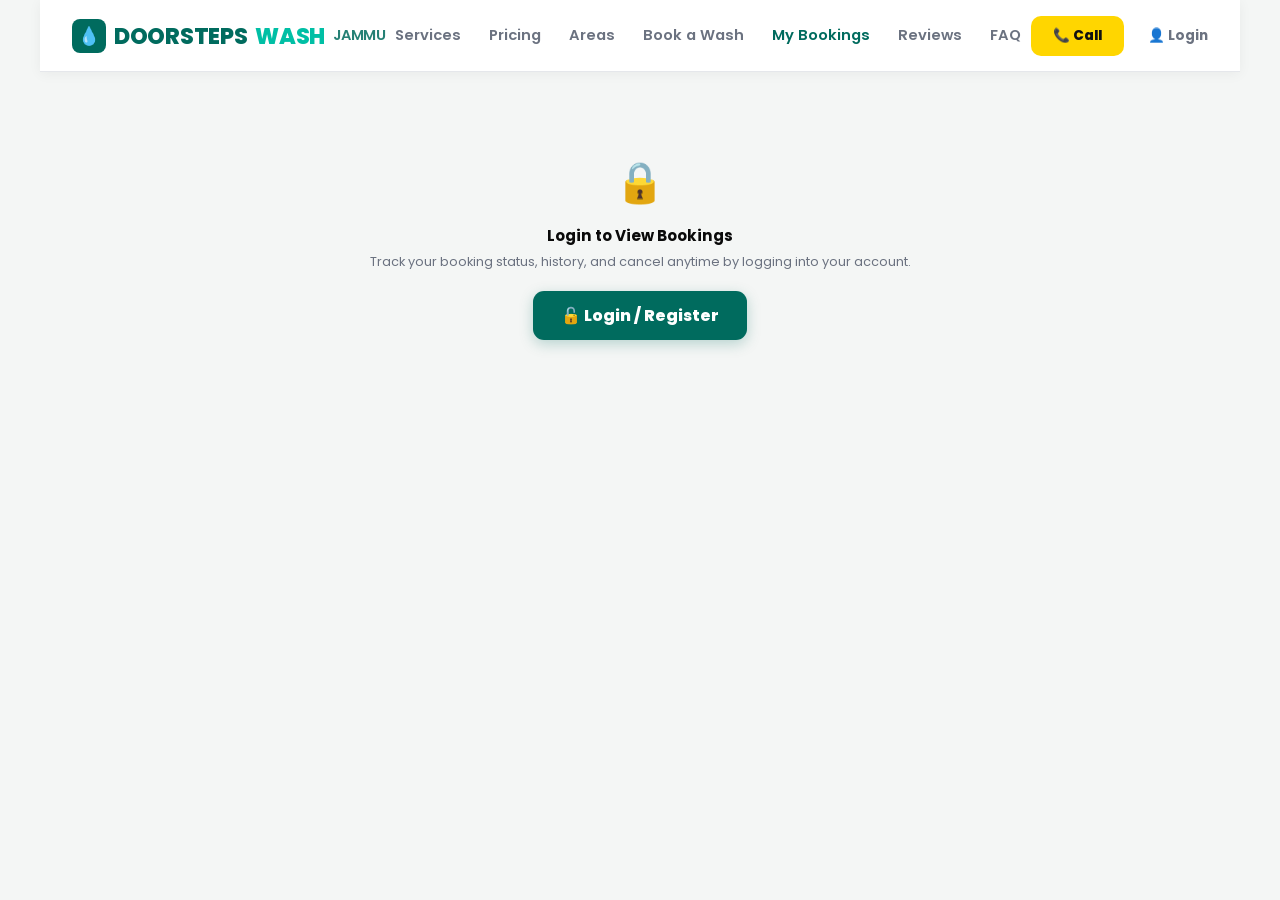
<file: doorstepwash-main/my-bookings.html>
<!DOCTYPE html>
<html lang="en">
<head>
<meta charset="UTF-8">
<meta name="viewport" content="width=device-width, initial-scale=1.0, maximum-scale=1.0, user-scalable=no">
<title>My Bookings — DoorstepsWash Jammu</title>
<link href="https://fonts.googleapis.com/css2?family=Poppins:wght@400;500;600;700;800;900&display=swap" rel="stylesheet">
<link rel="stylesheet" href="app.css">
</head>
<body>

<!-- HEADER -->
<header class="header">
  <button class="back-btn" onclick="location.href='index.html'">←</button>
  <div class="header-logo desktop-only-logo" style="display:none"><div class="logo-ic">💧</div>DOORSTEPS<span class="shine">WASH</span> <span style="font-size:.65em;font-weight:600;opacity:.85">JAMMU</span></div>
  <div class="header-title">My Bookings</div>
  <a href="tel:9469793349" class="call-btn">📞 Call</a>
</header>

<!-- LOGGED OUT STATE -->
<div id="loggedOutView" style="display:none">
  <div class="empty-state rv" style="margin-top:40px">
    <div class="es-icon">🔒</div>
    <h3>Login to View Bookings</h3>
    <p>Track your booking status, history, and cancel anytime by logging into your account.</p>
    <a href="account.html" class="sub-btn" style="display:inline-flex;width:auto;padding:12px 28px;text-decoration:none">🔓 Login / Register</a>
  </div>
</div>

<!-- LOADING STATE -->
<div id="loadingView" style="display:none;text-align:center;padding:60px 20px;color:var(--gray);font-size:.85rem">
  Loading your bookings...
</div>

<!-- EMPTY STATE -->
<div id="emptyView" style="display:none">
  <div class="empty-state rv" style="margin-top:40px">
    <div class="es-icon">📋</div>
    <h3>No Bookings Yet</h3>
    <p>You haven't made any bookings. Book your first doorstep car wash now!</p>
    <a href="booking.html" class="sub-btn" style="display:inline-flex;width:auto;padding:12px 28px;text-decoration:none">🚗 Book a Wash</a>
  </div>
</div>

<!-- BOOKINGS LIST -->
<div class="sec rv" id="bookingsView" style="display:none">
  <div class="sec-head"><h2>Your Bookings</h2></div>
  <div id="bookingsList"></div>
</div>

<!-- BOTTOM NAV -->
<nav class="bottom-nav">
  <div class="bn-item" id="nav-home" onclick="location.href='index.html'"><div class="bn-ic">🏠</div><div class="bn-lbl">Home</div></div>
  <div class="bn-item" id="nav-services" onclick="location.href='index.html#services'"><div class="bn-ic">🚗</div><div class="bn-lbl">Services</div></div>
  <div class="bn-item active" id="nav-bookings" onclick="location.href='my-bookings.html'"><div class="bn-ic">📋</div><div class="bn-lbl">My Bookings</div></div>
  <div class="bn-item" id="nav-call" onclick="location.href='tel:9469793349'"><div class="bn-ic">📞</div><div class="bn-lbl">Call</div></div>
  <div class="bn-item" id="nav-account" onclick="location.href='account.html'"><div class="bn-ic">👤</div><div class="bn-lbl">Account</div></div>
</nav>

<script src="images.js"></script>
<script>window.HS_PAGE="bookings";</script>
<script src="app.js"></script>
<script>
const STATUS_LABELS = {
  pending: { label: '⏳ Pending', cls: 'pending' },
  confirmed: { label: '✅ Confirmed', cls: 'confirmed' },
  cancelled: { label: '🚫 Cancelled', cls: 'cancelled' },
  rejected: { label: '❌ Rejected', cls: 'rejected' },
  completed: { label: '🎉 Completed', cls: 'completed' },
};

function renderBookings(bookings){
  const list = document.getElementById('bookingsList');
  if(bookings.length === 0){
    document.getElementById('emptyView').style.display = 'block';
    document.getElementById('bookingsView').style.display = 'none';
    return;
  }
  document.getElementById('bookingsView').style.display = 'block';
  list.innerHTML = bookings.map(b => {
    const st = STATUS_LABELS[b.status] || STATUS_LABELS.pending;
    const canCancel = (b.status === 'pending' || b.status === 'confirmed');
    return `
      <div class="bk-card">
        <div class="bk-top">
          <div class="bk-service">${b.service}</div>
          <div class="bk-status ${st.cls}">${st.label}</div>
        </div>
        <div class="bk-row"><span class="bi">📅</span> ${b.date} · ${b.time}</div>
        <div class="bk-row"><span class="bi">📍</span> ${b.address}</div>
        ${b.addon && b.addon !== 'None' ? `<div class="bk-row"><span class="bi">➕</span> ${b.addon}</div>` : ''}
        ${b.notes && b.notes !== 'None' ? `<div class="bk-row"><span class="bi">📝</span> ${b.notes}</div>` : ''}
        <div class="bk-row"><span class="bi">🕐</span> Booked on ${new Date(b.created_at).toLocaleDateString('en-IN', {day:'numeric',month:'short',year:'numeric'})}</div>
        ${canCancel ? `
          <div class="bk-actions">
            <button class="bk-cancel-btn" onclick="cancelBooking(${b.id}, this)">🚫 Cancel Booking</button>
          </div>
        ` : ''}
      </div>
    `;
  }).join('');
}

async function cancelBooking(id, btn){
  if(!confirm('Are you sure you want to cancel this booking?')) return;
  btn.disabled = true;
  btn.textContent = 'Cancelling...';
  try{
    const j = await apiPost(`/api/booking/${id}/cancel`, {}, true);
    if(j.success){
      loadBookings();
    } else {
      alert(j.message || 'Could not cancel booking');
      btn.disabled = false;
      btn.textContent = '🚫 Cancel Booking';
    }
  }catch(e){
    alert('Connection error. Please try again.');
    btn.disabled = false;
    btn.textContent = '🚫 Cancel Booking';
  }
}

async function loadBookings(){
  document.getElementById('loadingView').style.display = 'block';
  document.getElementById('bookingsView').style.display = 'none';
  document.getElementById('emptyView').style.display = 'none';

  if(!BACKEND_URL){
    document.getElementById('loadingView').style.display = 'none';
    document.getElementById('emptyView').style.display = 'block';
    document.querySelector('#emptyView h3').textContent = 'Backend Not Configured';
    document.querySelector('#emptyView p').textContent = 'The booking tracker will be available once the backend is set up.';
    return;
  }

  try{
    const j = await apiGet('/api/my-bookings', true);
    document.getElementById('loadingView').style.display = 'none';
    if(j.success){
      renderBookings(j.bookings || []);
    } else {
      document.getElementById('emptyView').style.display = 'block';
    }
  }catch(e){
    document.getElementById('loadingView').style.display = 'none';
    document.getElementById('emptyView').style.display = 'block';
  }
}

// INIT
if(!isLoggedIn()){
  document.getElementById('loggedOutView').style.display = 'block';
} else {
  loadBookings();
}
</script>
</body>
</html>
</file>
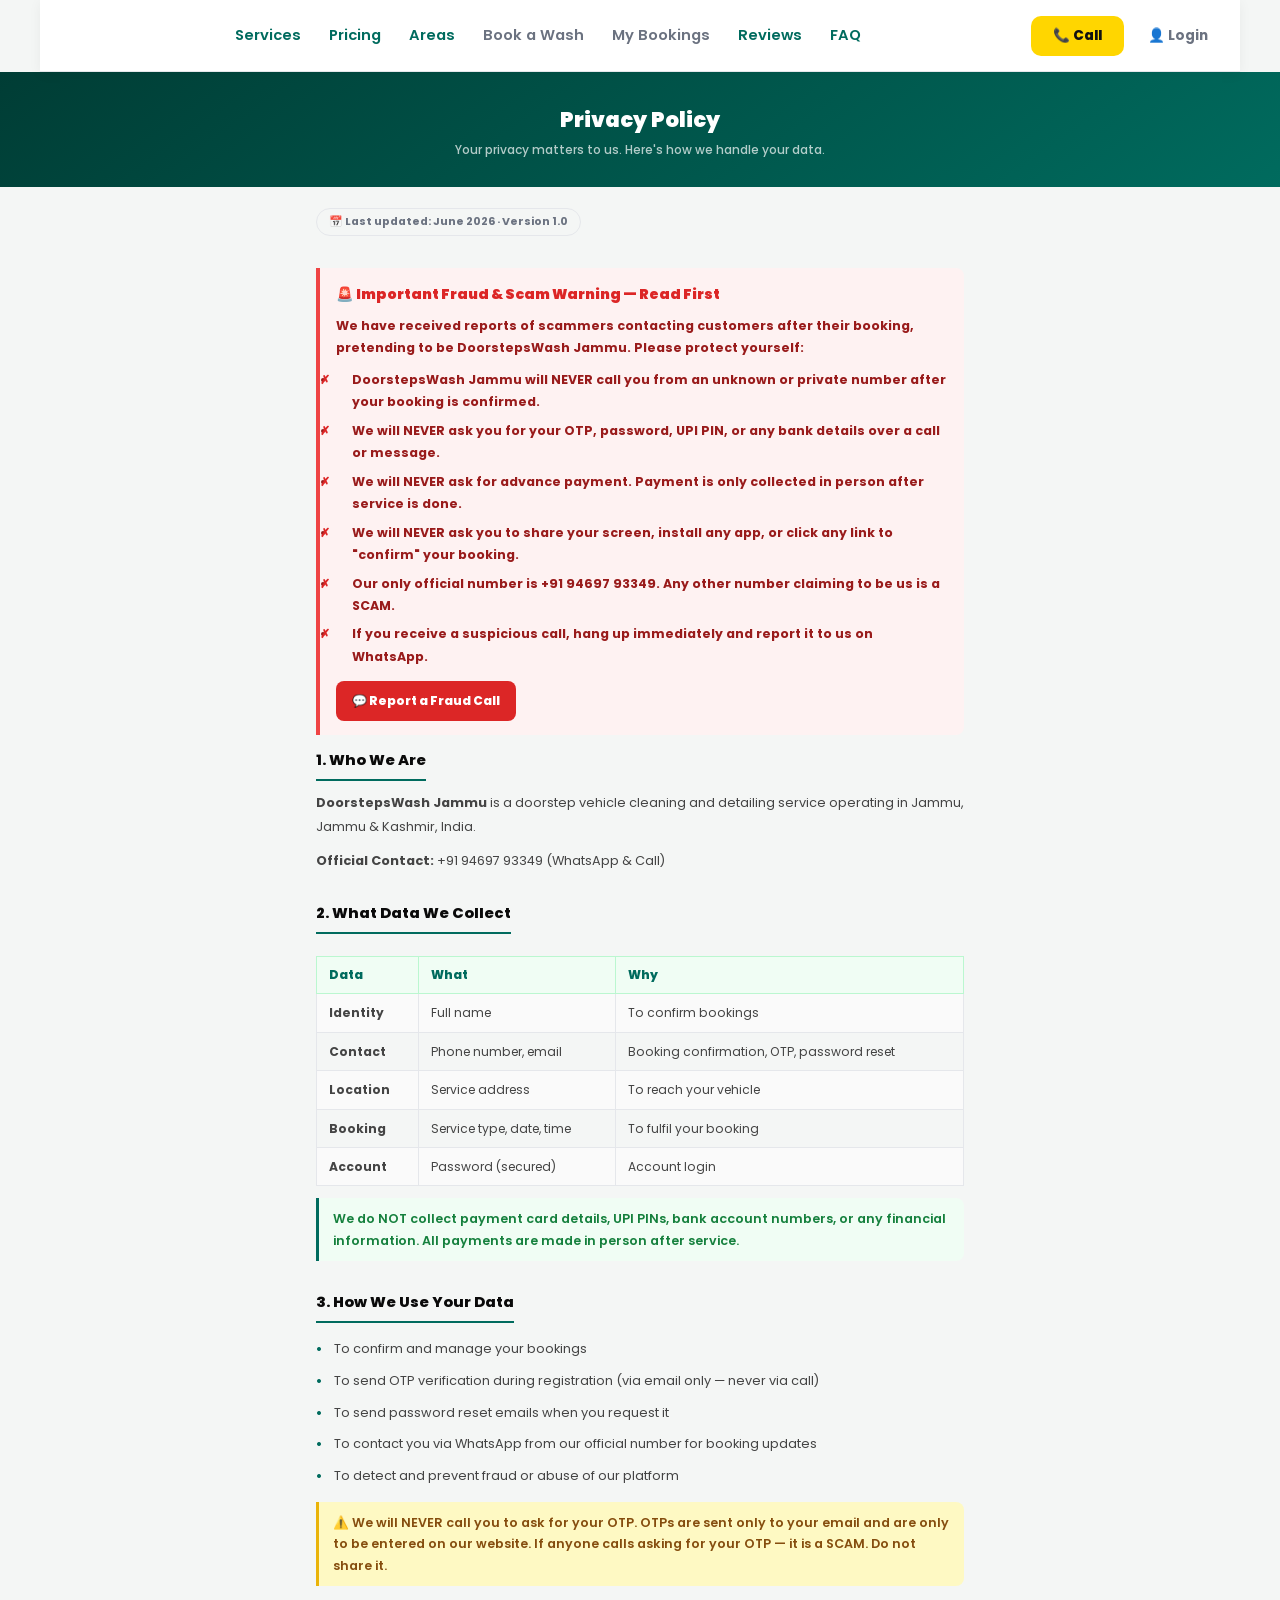
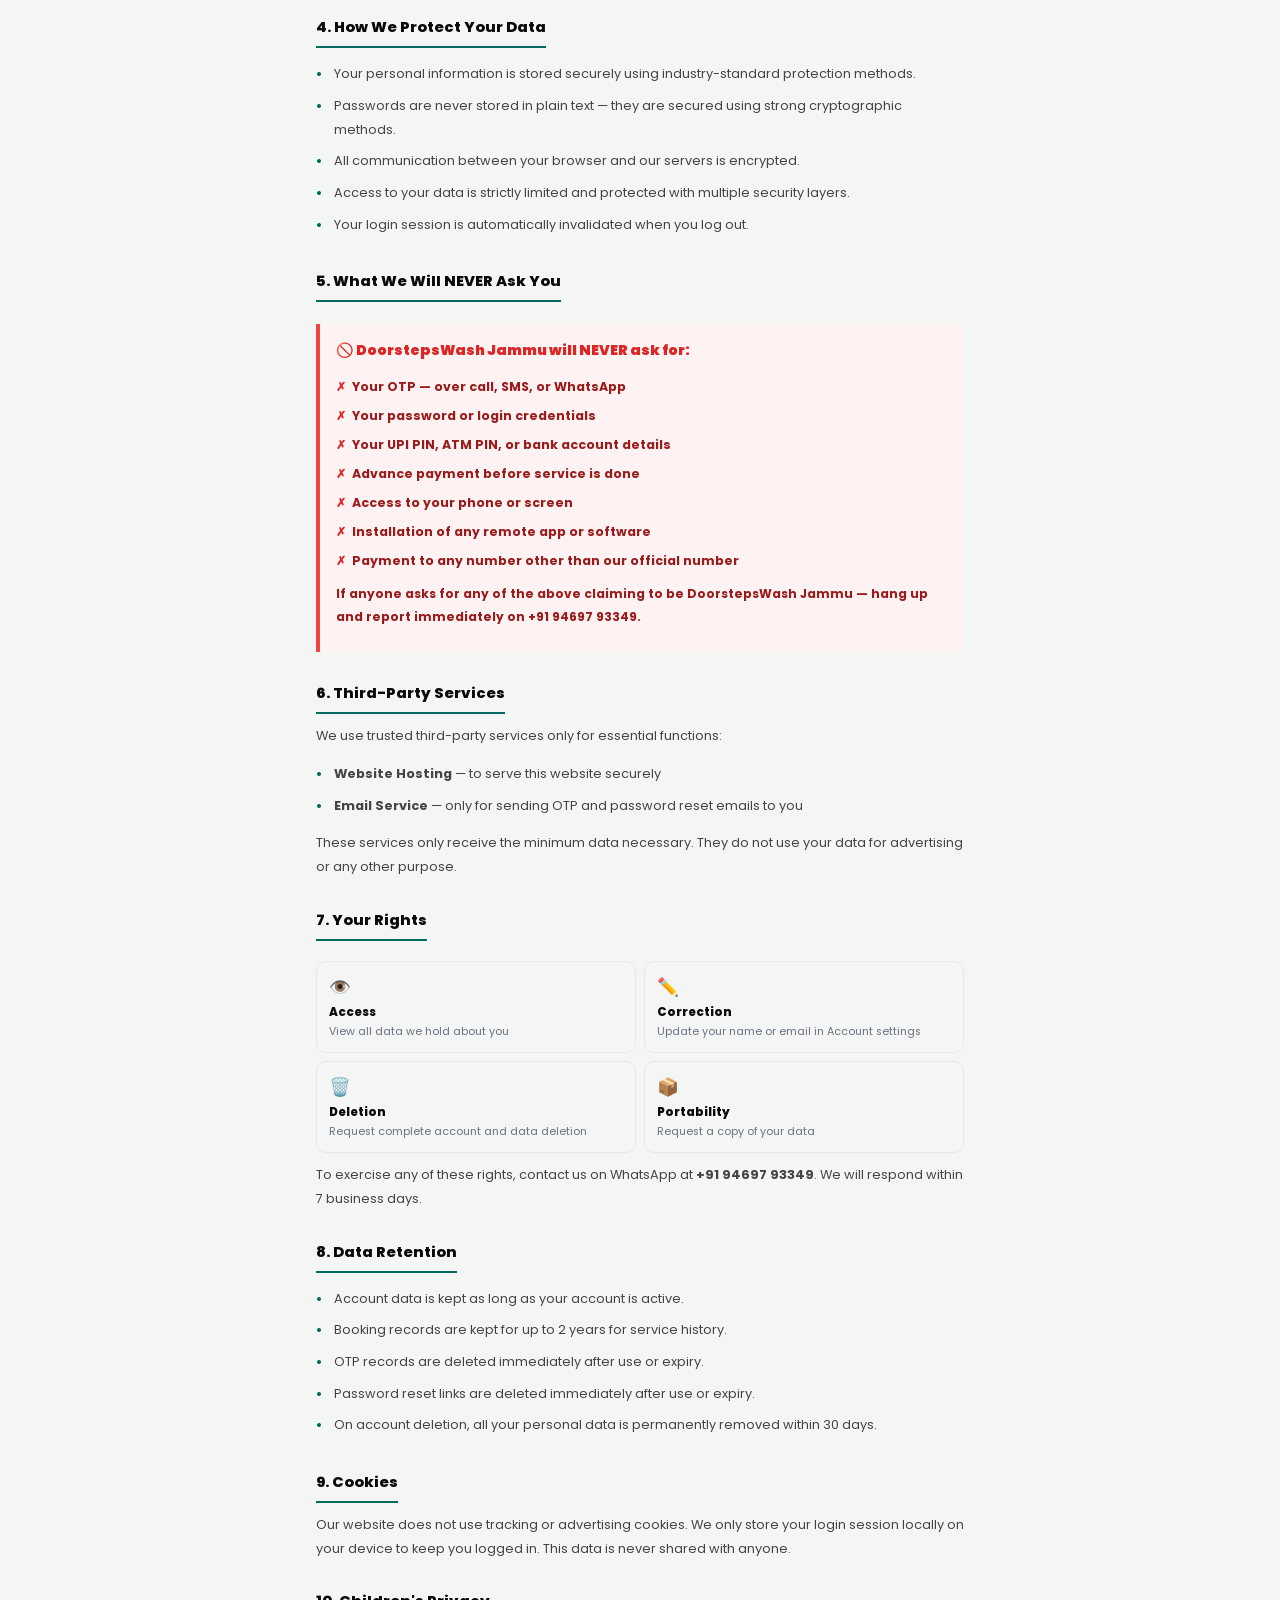
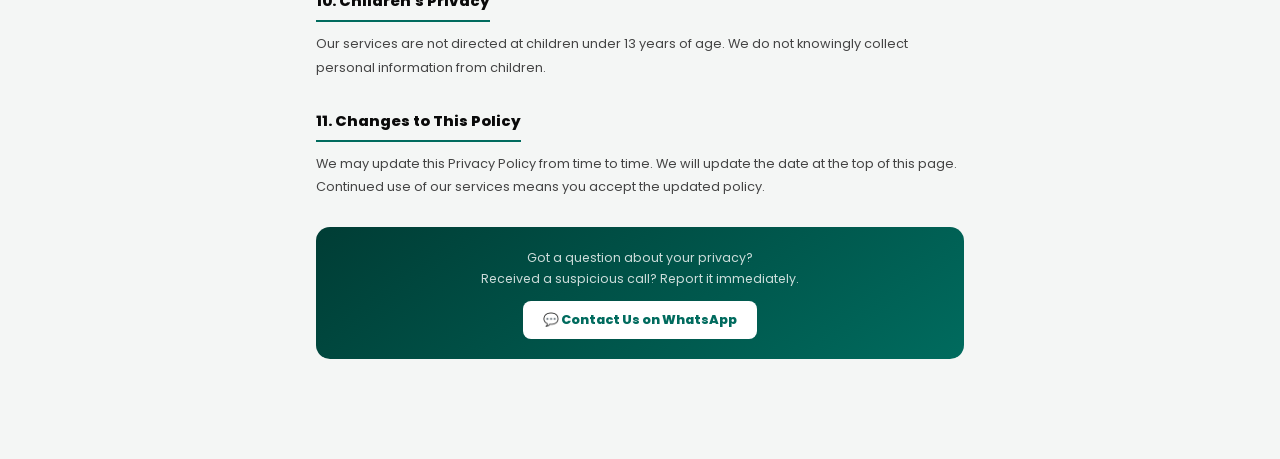
<file: doorstepwash-main/privacy.html>
<!DOCTYPE html>
<html lang="en">
<head>
<meta charset="UTF-8">
  <link rel="icon" type="image/x-icon" href="favicon.ico">
  <link rel="icon" type="image/png" sizes="192x192" href="icon-192.png">
  <link rel="apple-touch-icon" href="icon-192.png">
<meta name="viewport" content="width=device-width, initial-scale=1.0, maximum-scale=1.0, user-scalable=no">
<title>Privacy Policy — DoorstepsWash Jammu</title>
<link href="https://fonts.googleapis.com/css2?family=Poppins:wght@400;500;600;700;800;900&display=swap" rel="stylesheet">
<link rel="stylesheet" href="app.css">
<style>
.legal-hero{background:linear-gradient(145deg,#003D35,#006B5E);padding:32px 20px 28px;text-align:center}
.legal-hero h1{color:#fff;font-size:1.3rem;font-weight:900;margin-bottom:6px}
.legal-hero p{color:rgba(255,255,255,.7);font-size:.75rem;font-weight:500}
.legal-body{padding:20px 16px 100px;max-width:680px;margin:0 auto}
.legal-section{margin-bottom:28px}
.legal-section h2{font-size:.92rem;font-weight:800;color:var(--dark);margin-bottom:10px;padding-bottom:8px;border-bottom:2px solid var(--teal);display:inline-block}
.legal-section p{font-size:.8rem;color:#444;line-height:1.85;margin-bottom:10px}
.legal-section ul{list-style:none;padding:0;margin:0 0 10px}
.legal-section ul li{font-size:.8rem;color:#444;line-height:1.85;padding:4px 0 4px 18px;position:relative}
.legal-section ul li::before{content:"•";color:var(--teal);font-weight:900;position:absolute;left:0}
.highlight{background:#F0FDF4;border-left:3px solid var(--teal);border-radius:0 8px 8px 0;padding:10px 14px;font-size:.79rem;color:#15803D;font-weight:600;line-height:1.7;margin:10px 0}
.danger{background:#FEF2F2;border-left:4px solid #EF4444;border-radius:0 8px 8px 0;padding:14px 16px;font-size:.82rem;color:#7F1D1D;font-weight:700;line-height:1.8;margin:12px 0}
.danger .d-title{font-size:.88rem;font-weight:900;color:#DC2626;margin-bottom:8px;display:flex;align-items:center;gap:6px}
.danger ul{margin:6px 0 0}
.danger ul li{font-size:.78rem;color:#991B1B;padding:3px 0 3px 16px}
.danger ul li::before{content:"✗";color:#DC2626;font-weight:900;position:absolute;left:0}
.warning{background:#FEF9C3;border-left:3px solid #EAB308;border-radius:0 8px 8px 0;padding:10px 14px;font-size:.79rem;color:#854D0E;font-weight:600;line-height:1.7;margin:10px 0}
.data-table{width:100%;border-collapse:collapse;margin:12px 0;font-size:.76rem}
.data-table th{background:#F0FDF4;color:var(--teal);font-weight:800;padding:9px 12px;text-align:left;border:1px solid #BBF7D0}
.data-table td{padding:9px 12px;border:1px solid var(--border);color:#444;vertical-align:top;line-height:1.6}
.data-table tr:nth-child(even) td{background:#FAFAFA}
.updated-badge{display:inline-flex;align-items:center;gap:6px;background:var(--bg);border:1.5px solid var(--border);border-radius:100px;padding:5px 12px;font-size:.68rem;font-weight:700;color:var(--gray);margin-bottom:20px}
.rights-grid{display:grid;grid-template-columns:1fr 1fr;gap:8px;margin:10px 0}
.right-item{background:var(--bg);border:1.5px solid var(--border);border-radius:10px;padding:12px}
.right-item .ri-icon{font-size:1.1rem;margin-bottom:4px}
.right-item .ri-title{font-size:.74rem;font-weight:800;color:var(--dark);margin-bottom:3px}
.right-item .ri-desc{font-size:.68rem;color:var(--gray);line-height:1.5}
.contact-box{background:linear-gradient(145deg,#003D35,#006B5E);border-radius:14px;padding:20px;text-align:center;margin-top:24px}
.contact-box p{color:rgba(255,255,255,.8);font-size:.78rem;margin-bottom:12px;line-height:1.7}
.contact-box a{display:inline-flex;align-items:center;gap:8px;background:#fff;color:var(--teal);padding:10px 20px;border-radius:8px;font-size:.8rem;font-weight:800;text-decoration:none}

/* ── WATERMARK LOGO ── */
.legal-body{position:relative}
.legal-body::before{
  content:'';
  position:fixed;
  top:50%;left:50%;
  transform:translate(-50%,-50%);
  width:280px;height:280px;
  background:url('logo.png') center/contain no-repeat;
  opacity:0.045;
  pointer-events:none;
  z-index:0;
}
.legal-body > *{position:relative;z-index:1}
</style>
</head>
<body>

<header class="header">
  <button class="back-btn" onclick="history.back()">←</button>
  <div class="header-title">Privacy Policy</div>
  <a href="tel:9469793349" class="call-btn">📞 Call</a>
</header>

<div class="legal-hero">
  <h1>Privacy Policy</h1>
  <p>Your privacy matters to us. Here's how we handle your data.</p>
</div>

<div class="legal-body">
  <div class="updated-badge">📅 Last updated: June 2026 · Version 1.0</div>

  <!-- FRAUD WARNING — TOP PRIORITY -->
  <div class="danger">
    <div class="d-title">🚨 Important Fraud & Scam Warning — Read First</div>
    <p style="font-size:.78rem;color:#991B1B;margin-bottom:8px;line-height:1.7">We have received reports of scammers contacting customers after their booking, pretending to be DoorstepsWash Jammu. Please protect yourself:</p>
    <ul>
      <li>DoorstepsWash Jammu will <strong>NEVER</strong> call you from an unknown or private number after your booking is confirmed.</li>
      <li>We will <strong>NEVER</strong> ask you for your OTP, password, UPI PIN, or any bank details over a call or message.</li>
      <li>We will <strong>NEVER</strong> ask for advance payment. Payment is only collected in person after service is done.</li>
      <li>We will <strong>NEVER</strong> ask you to share your screen, install any app, or click any link to "confirm" your booking.</li>
      <li>Our <strong>only official number</strong> is <strong>+91 94697 93349</strong>. Any other number claiming to be us is a SCAM.</li>
      <li>If you receive a suspicious call, <strong>hang up immediately</strong> and report it to us on WhatsApp.</li>
    </ul>
    <div style="margin-top:10px">
      <a href="https://wa.me/919469793349?text=I received a suspicious call pretending to be DoorstepsWash. I want to report it." target="_blank"
         style="display:inline-flex;align-items:center;gap:6px;background:#DC2626;color:#fff;border-radius:8px;padding:9px 16px;font-size:.76rem;font-weight:800;text-decoration:none">
        💬 Report a Fraud Call
      </a>
    </div>
  </div>

  <div class="legal-section">
    <h2>1. Who We Are</h2>
    <p><strong>DoorstepsWash Jammu</strong> is a doorstep vehicle cleaning and detailing service operating in Jammu, Jammu & Kashmir, India.</p>
    <p><strong>Official Contact:</strong> +91 94697 93349 (WhatsApp & Call)</p>
  </div>

  <div class="legal-section">
    <h2>2. What Data We Collect</h2>
    <table class="data-table">
      <tr><th>Data</th><th>What</th><th>Why</th></tr>
      <tr><td><strong>Identity</strong></td><td>Full name</td><td>To confirm bookings</td></tr>
      <tr><td><strong>Contact</strong></td><td>Phone number, email</td><td>Booking confirmation, OTP, password reset</td></tr>
      <tr><td><strong>Location</strong></td><td>Service address</td><td>To reach your vehicle</td></tr>
      <tr><td><strong>Booking</strong></td><td>Service type, date, time</td><td>To fulfil your booking</td></tr>
      <tr><td><strong>Account</strong></td><td>Password (secured)</td><td>Account login</td></tr>
    </table>
    <div class="highlight">We do NOT collect payment card details, UPI PINs, bank account numbers, or any financial information. All payments are made in person after service.</div>
  </div>

  <div class="legal-section">
    <h2>3. How We Use Your Data</h2>
    <ul>
      <li>To confirm and manage your bookings</li>
      <li>To send OTP verification during registration (via email only — never via call)</li>
      <li>To send password reset emails when you request it</li>
      <li>To contact you via WhatsApp from our official number for booking updates</li>
      <li>To detect and prevent fraud or abuse of our platform</li>
    </ul>
    <div class="warning">⚠️ We will NEVER call you to ask for your OTP. OTPs are sent only to your email and are only to be entered on our website. If anyone calls asking for your OTP — it is a SCAM. Do not share it.</div>
  </div>

  <div class="legal-section">
    <h2>4. How We Protect Your Data</h2>
    <ul>
      <li>Your personal information is stored securely using industry-standard protection methods.</li>
      <li>Passwords are never stored in plain text — they are secured using strong cryptographic methods.</li>
      <li>All communication between your browser and our servers is encrypted.</li>
      <li>Access to your data is strictly limited and protected with multiple security layers.</li>
      <li>Your login session is automatically invalidated when you log out.</li>
    </ul>
  </div>

  <div class="legal-section">
    <h2>5. What We Will NEVER Ask You</h2>
    <div class="danger">
      <div class="d-title">🚫 DoorstepsWash Jammu will NEVER ask for:</div>
      <ul>
        <li>Your OTP — over call, SMS, or WhatsApp</li>
        <li>Your password or login credentials</li>
        <li>Your UPI PIN, ATM PIN, or bank account details</li>
        <li>Advance payment before service is done</li>
        <li>Access to your phone or screen</li>
        <li>Installation of any remote app or software</li>
        <li>Payment to any number other than our official number</li>
      </ul>
      <p style="font-size:.76rem;margin-top:8px;color:#991B1B;font-weight:700">If anyone asks for any of the above claiming to be DoorstepsWash Jammu — hang up and report immediately on +91 94697 93349.</p>
    </div>
  </div>

  <div class="legal-section">
    <h2>6. Third-Party Services</h2>
    <p>We use trusted third-party services only for essential functions:</p>
    <ul>
      <li><strong>Website Hosting</strong> — to serve this website securely</li>
      <li><strong>Email Service</strong> — only for sending OTP and password reset emails to you</li>
    </ul>
    <p>These services only receive the minimum data necessary. They do not use your data for advertising or any other purpose.</p>
  </div>

  <div class="legal-section">
    <h2>7. Your Rights</h2>
    <div class="rights-grid">
      <div class="right-item"><div class="ri-icon">👁️</div><div class="ri-title">Access</div><div class="ri-desc">View all data we hold about you</div></div>
      <div class="right-item"><div class="ri-icon">✏️</div><div class="ri-title">Correction</div><div class="ri-desc">Update your name or email in Account settings</div></div>
      <div class="right-item"><div class="ri-icon">🗑️</div><div class="ri-title">Deletion</div><div class="ri-desc">Request complete account and data deletion</div></div>
      <div class="right-item"><div class="ri-icon">📦</div><div class="ri-title">Portability</div><div class="ri-desc">Request a copy of your data</div></div>
    </div>
    <p>To exercise any of these rights, contact us on WhatsApp at <strong>+91 94697 93349</strong>. We will respond within 7 business days.</p>
  </div>

  <div class="legal-section">
    <h2>8. Data Retention</h2>
    <ul>
      <li>Account data is kept as long as your account is active.</li>
      <li>Booking records are kept for up to 2 years for service history.</li>
      <li>OTP records are deleted immediately after use or expiry.</li>
      <li>Password reset links are deleted immediately after use or expiry.</li>
      <li>On account deletion, all your personal data is permanently removed within 30 days.</li>
    </ul>
  </div>

  <div class="legal-section">
    <h2>9. Cookies</h2>
    <p>Our website does not use tracking or advertising cookies. We only store your login session locally on your device to keep you logged in. This data is never shared with anyone.</p>
  </div>

  <div class="legal-section">
    <h2>10. Children's Privacy</h2>
    <p>Our services are not directed at children under 13 years of age. We do not knowingly collect personal information from children.</p>
  </div>

  <div class="legal-section">
    <h2>11. Changes to This Policy</h2>
    <p>We may update this Privacy Policy from time to time. We will update the date at the top of this page. Continued use of our services means you accept the updated policy.</p>
  </div>

  <div class="contact-box">
    <p>Got a question about your privacy?<br>Received a suspicious call? Report it immediately.</p>
    <a href="https://wa.me/919469793349" target="_blank">💬 Contact Us on WhatsApp</a>
  </div>
</div>

<nav class="bottom-nav">
  <div class="bn-item" onclick="location.href='index.html'"><div class="bn-ic">🏠</div><div class="bn-lbl">Home</div></div>
  <div class="bn-item" onclick="location.href='index.html#services'"><div class="bn-ic">🚗</div><div class="bn-lbl">Services</div></div>
  <div class="bn-item" onclick="location.href='booking.html'"><div class="bn-ic">📅</div><div class="bn-lbl">Book</div></div>
  <div class="bn-item" onclick="location.href='tel:9469793349'"><div class="bn-ic">📞</div><div class="bn-lbl">Call</div></div>
  <div class="bn-item" onclick="location.href='account.html'"><div class="bn-ic">👤</div><div class="bn-lbl">Account</div></div>
</nav>

<script src="app.js"></script>
</body>
</html>
</file>
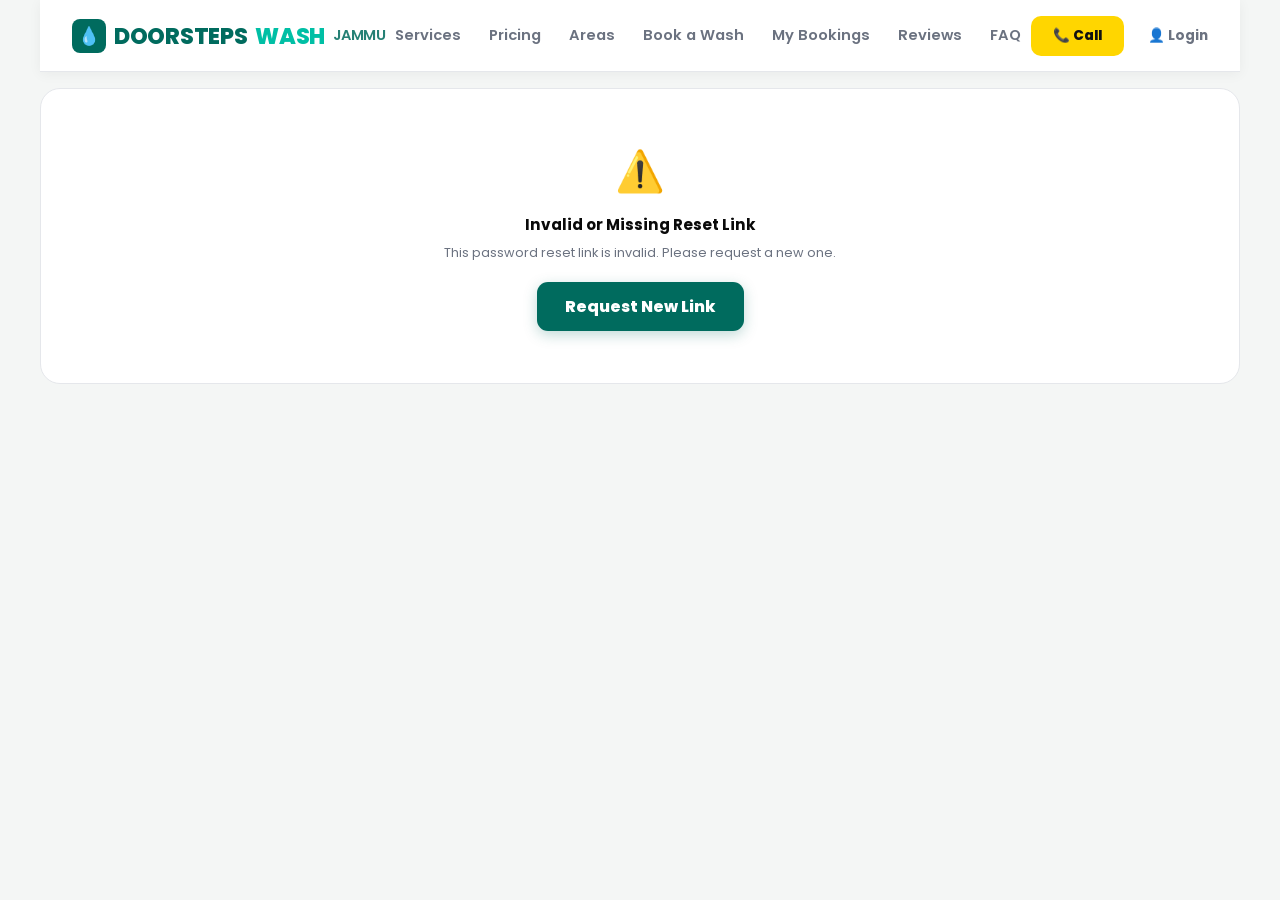
<file: doorstepwash-main/reset-password.html>
<!DOCTYPE html>
<html lang="en">
<head>
<meta charset="UTF-8">
<meta name="viewport" content="width=device-width, initial-scale=1.0, maximum-scale=1.0, user-scalable=no">
<title>Reset Password — DoorstepsWash Jammu</title>
<link href="https://fonts.googleapis.com/css2?family=Poppins:wght@400;500;600;700;800;900&display=swap" rel="stylesheet">
<link rel="stylesheet" href="app.css">
</head>
<body>

<header class="header">
  <button class="back-btn" onclick="location.href='account.html'">←</button>
  <div class="header-logo desktop-only-logo" style="display:none"><div class="logo-ic">💧</div>DOORSTEPS<span class="shine">WASH</span> <span style="font-size:.65em;font-weight:600;opacity:.85">JAMMU</span></div>
  <div class="header-title">Reset Password</div>
  <a href="tel:9469793349" class="call-btn">📞 Call</a>
</header>

<div class="book-box rv" style="margin-top:16px">
  <div id="formView">
    <h2 style="font-size:.95rem;margin-bottom:8px">Set a new password 🔐</h2>
    <p style="font-size:.8rem;color:var(--gray);margin-bottom:18px;line-height:1.7">
      Enter your new password below. Make sure it's at least 6 characters.
    </p>
    <div class="fg">
      <label>New Password *</label>
      <input class="fc" type="password" id="f_password" placeholder="At least 6 characters">
      <span class="ferr" id="e_password">Min 6 characters required</span>
    </div>
    <div class="fg">
      <label>Confirm Password *</label>
      <input class="fc" type="password" id="f_confirm" placeholder="Re-enter your password">
      <span class="ferr" id="e_confirm">Passwords do not match</span>
    </div>
    <button class="sub-btn" id="subBtn" onclick="doReset()"><span id="subTxt">🔐 Reset Password</span><div class="sp" id="subSp"></div></button>
    <div class="toast" id="toastMsg"></div>
  </div>

  <div id="invalidView" style="display:none;text-align:center;padding:20px 0">
    <div style="font-size:2.5rem;margin-bottom:12px">⚠️</div>
    <h3 style="font-size:.95rem;margin-bottom:8px">Invalid or Missing Reset Link</h3>
    <p style="font-size:.8rem;color:var(--gray);margin-bottom:16px">This password reset link is invalid. Please request a new one.</p>
    <a href="forgot-password.html" class="sub-btn" style="display:inline-flex;width:auto;padding:12px 28px;text-decoration:none">Request New Link</a>
  </div>

  <div id="successView" style="display:none;text-align:center;padding:20px 0">
    <div style="font-size:2.5rem;margin-bottom:12px">✅</div>
    <h3 style="font-size:.95rem;margin-bottom:8px">Password Reset Successful!</h3>
    <p style="font-size:.8rem;color:var(--gray);margin-bottom:16px">You can now log in with your new password.</p>
    <a href="account.html" class="sub-btn" style="display:inline-flex;width:auto;padding:12px 28px;text-decoration:none">Go to Login</a>
  </div>
</div>

<script>window.HS_PAGE="account";</script>
<script src="app.js"></script>
<script>
const params = new URLSearchParams(window.location.search);
const resetToken = params.get('token');

if(!resetToken){
  document.getElementById('formView').style.display='none';
  document.getElementById('invalidView').style.display='block';
}

async function doReset(){
  const pass = document.getElementById('f_password').value;
  const confirm = document.getElementById('f_confirm').value;

  const ok =
    vf('f_password','e_password', pass.length>=6) &
    vf('f_confirm','e_confirm', pass===confirm && confirm.length>0);
  if(!ok) return;

  if(!BACKEND_URL){
    const t = document.getElementById('toastMsg');
    t.className='toast bad'; t.textContent='❌ Backend not configured yet.'; t.style.display='block';
    return;
  }

  const btn=document.getElementById('subBtn'), txt=document.getElementById('subTxt'), sp=document.getElementById('subSp');
  btn.disabled=true; txt.textContent='Resetting…'; sp.style.display='block';

  try{
    const j = await apiPost('/api/reset-password', {token: resetToken, password: pass});
    if(j.success){
      document.getElementById('formView').style.display='none';
      document.getElementById('successView').style.display='block';
    } else {
      const t = document.getElementById('toastMsg');
      t.className='toast bad'; t.textContent='❌ ' + (j.message || 'Reset failed.'); t.style.display='block';
    }
  }catch(e){
    const t = document.getElementById('toastMsg');
    t.className='toast bad'; t.textContent='❌ Connection error. Please try again.'; t.style.display='block';
  }
  btn.disabled=false; txt.textContent='🔐 Reset Password'; sp.style.display='none';
}
</script>
</body>
</html>
</file>
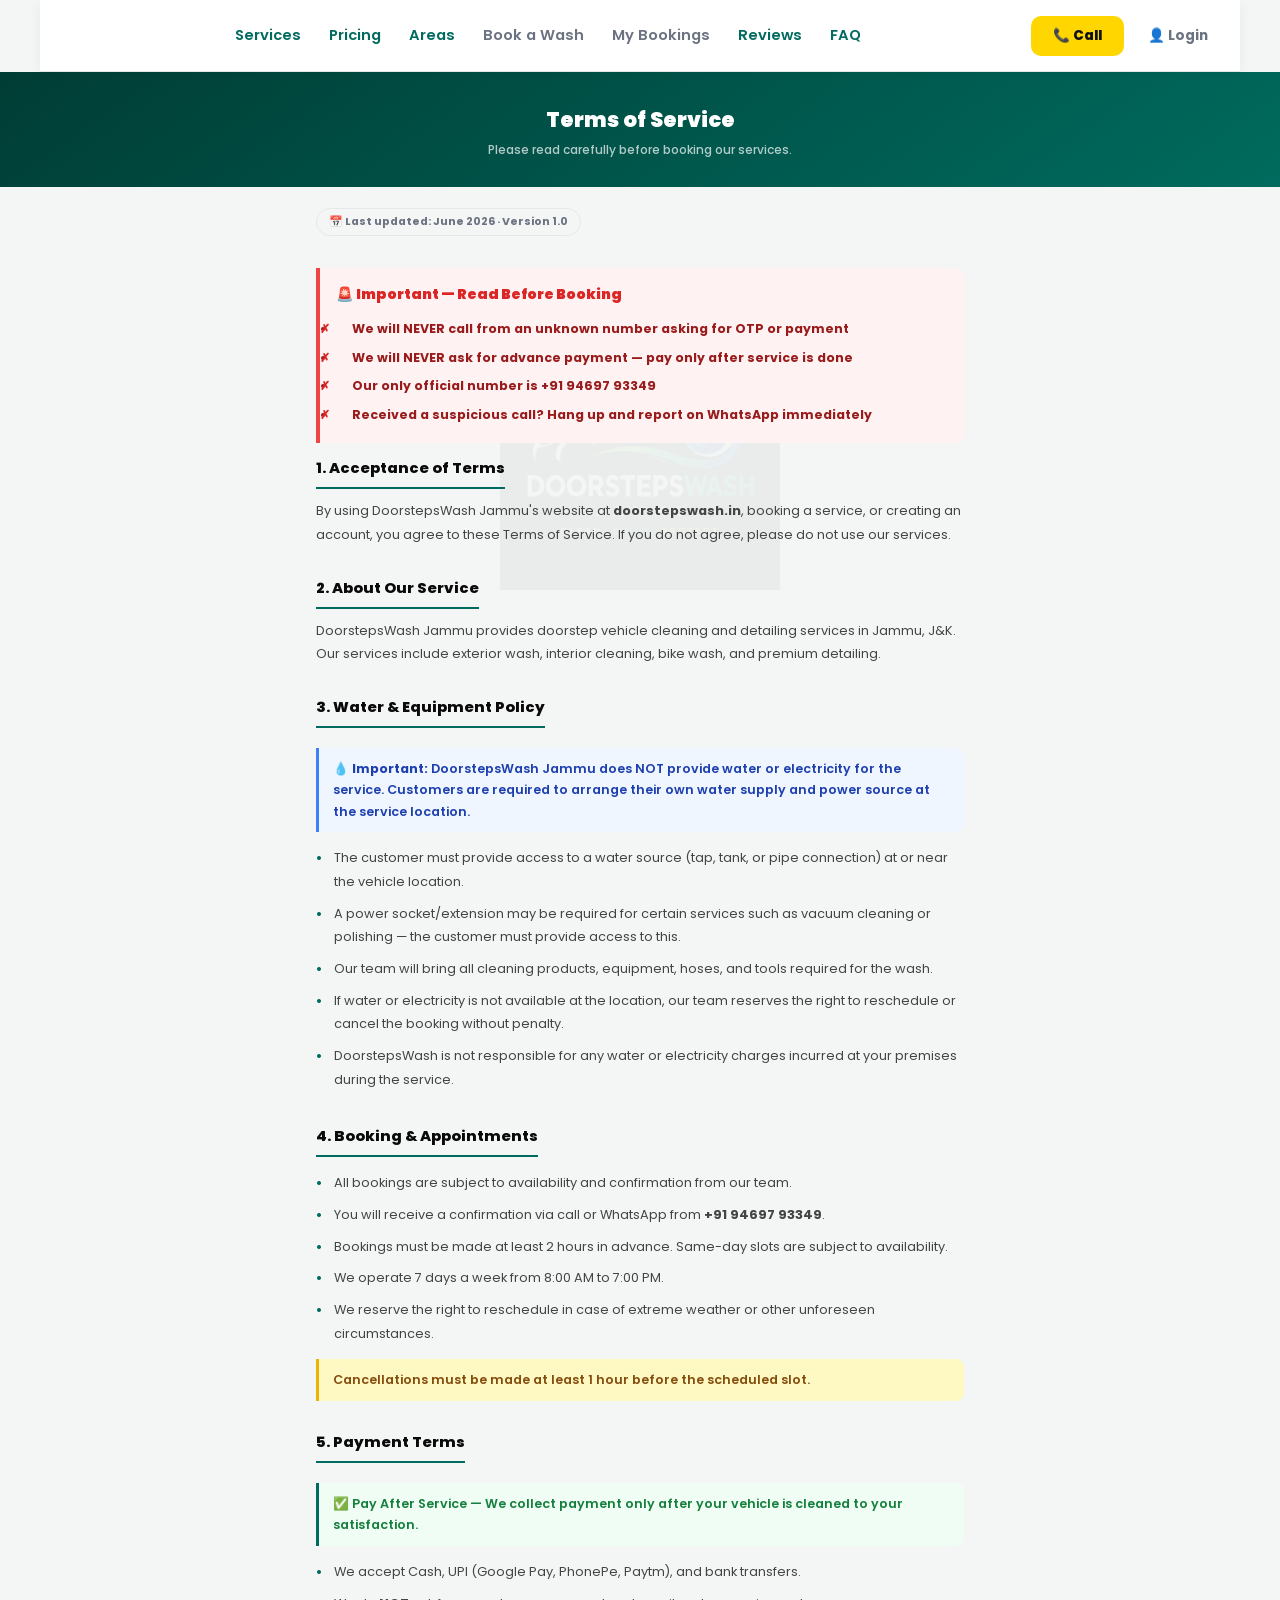
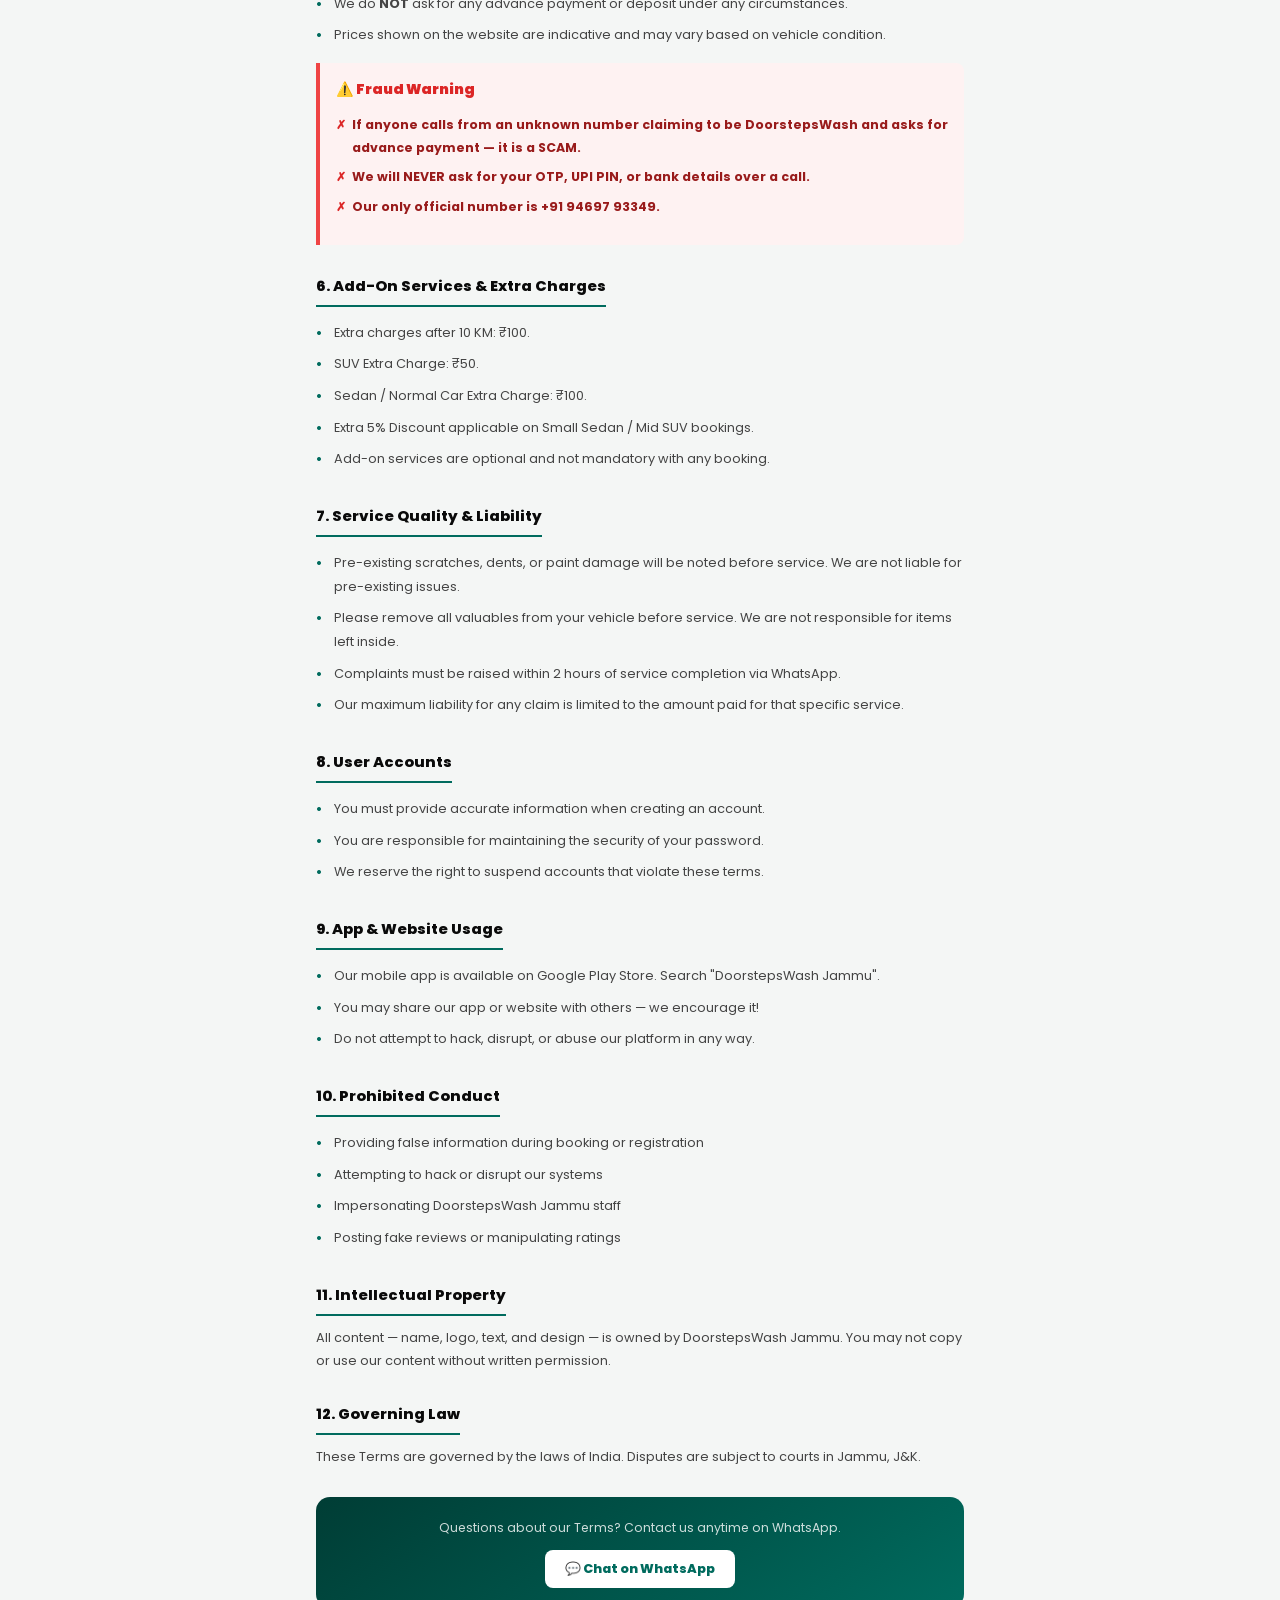
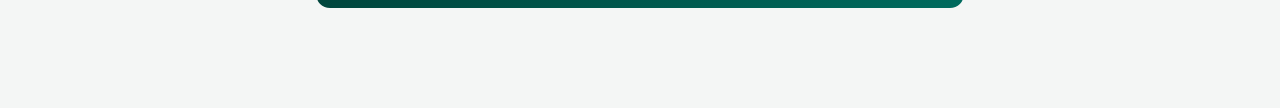
<file: doorstepwash-main/terms.html>
<!DOCTYPE html>
<html lang="en">
<head>
<meta charset="UTF-8">
  <link rel="icon" type="image/x-icon" href="favicon.ico">
  <link rel="icon" type="image/png" sizes="192x192" href="icon-192.png">
  <link rel="apple-touch-icon" href="icon-192.png">
<meta name="viewport" content="width=device-width, initial-scale=1.0, maximum-scale=1.0, user-scalable=no">
<title>Terms of Service — DoorstepsWash Jammu</title>
<link href="https://fonts.googleapis.com/css2?family=Poppins:wght@400;500;600;700;800;900&display=swap" rel="stylesheet">
<link rel="stylesheet" href="app.css">
<style>
.legal-hero{background:linear-gradient(145deg,#003D35,#006B5E);padding:32px 20px 28px;text-align:center}
.legal-hero h1{color:#fff;font-size:1.3rem;font-weight:900;margin-bottom:6px}
.legal-hero p{color:rgba(255,255,255,.7);font-size:.75rem;font-weight:500}
.legal-body{padding:20px 16px 100px;max-width:680px;margin:0 auto}
.legal-section{margin-bottom:28px}
.legal-section h2{font-size:.92rem;font-weight:800;color:var(--dark);margin-bottom:10px;padding-bottom:8px;border-bottom:2px solid var(--teal);display:inline-block}
.legal-section p{font-size:.8rem;color:#444;line-height:1.85;margin-bottom:10px}
.legal-section ul{list-style:none;padding:0;margin:0 0 10px}
.legal-section ul li{font-size:.8rem;color:#444;line-height:1.85;padding:4px 0 4px 18px;position:relative}
.legal-section ul li::before{content:"•";color:var(--teal);font-weight:900;position:absolute;left:0}
.highlight{background:#F0FDF4;border-left:3px solid var(--teal);border-radius:0 8px 8px 0;padding:10px 14px;font-size:.79rem;color:#15803D;font-weight:600;line-height:1.7;margin:10px 0}
.warning{background:#FEF9C3;border-left:3px solid #EAB308;border-radius:0 8px 8px 0;padding:10px 14px;font-size:.79rem;color:#854D0E;font-weight:600;line-height:1.7;margin:10px 0}
.danger{background:#FEF2F2;border-left:4px solid #EF4444;border-radius:0 8px 8px 0;padding:14px 16px;font-size:.82rem;color:#7F1D1D;font-weight:700;line-height:1.8;margin:12px 0}
.danger .d-title{font-size:.88rem;font-weight:900;color:#DC2626;margin-bottom:8px;display:flex;align-items:center;gap:6px}
.danger ul li{font-size:.78rem;color:#991B1B;padding:3px 0 3px 16px}
.danger ul li::before{content:"✗";color:#DC2626;font-weight:900;position:absolute;left:0}
.updated-badge{display:inline-flex;align-items:center;gap:6px;background:var(--bg);border:1.5px solid var(--border);border-radius:100px;padding:5px 12px;font-size:.68rem;font-weight:700;color:var(--gray);margin-bottom:20px}
.info-box{background:#EFF6FF;border-left:3px solid #3B82F6;border-radius:0 8px 8px 0;padding:10px 14px;font-size:.79rem;color:#1E40AF;font-weight:600;line-height:1.7;margin:10px 0}
.contact-box{background:linear-gradient(145deg,#003D35,#006B5E);border-radius:14px;padding:20px;text-align:center;margin-top:24px}
.contact-box p{color:rgba(255,255,255,.8);font-size:.78rem;margin-bottom:12px;line-height:1.7}
.contact-box a{display:inline-flex;align-items:center;gap:8px;background:#fff;color:var(--teal);padding:10px 20px;border-radius:8px;font-size:.8rem;font-weight:800;text-decoration:none}

/* ── WATERMARK LOGO ── */
.legal-body{position:relative}
.legal-body::before{
  content:'';
  position:fixed;
  top:50%;left:50%;
  transform:translate(-50%,-50%);
  width:280px;height:280px;
  background:url('logo.png') center/contain no-repeat;
  opacity:0.045;
  pointer-events:none;
  z-index:0;
}
.legal-body > *{position:relative;z-index:1}
</style>
</head>
<body>

<header class="header">
  <button class="back-btn" onclick="history.back()">←</button>
  <div class="header-title">Terms of Service</div>
  <a href="tel:9469793349" class="call-btn">📞 Call</a>
</header>

<div class="legal-hero">
  <h1>Terms of Service</h1>
  <p>Please read carefully before booking our services.</p>
</div>

<div class="legal-body">
  <div class="updated-badge">📅 Last updated: June 2026 · Version 1.0</div>

  <!-- FRAUD WARNING -->
  <div class="danger">
    <div class="d-title">🚨 Important — Read Before Booking</div>
    <ul>
      <li>We will <strong>NEVER</strong> call from an unknown number asking for OTP or payment</li>
      <li>We will <strong>NEVER</strong> ask for advance payment — pay only after service is done</li>
      <li>Our only official number is <strong>+91 94697 93349</strong></li>
      <li>Received a suspicious call? Hang up and report on WhatsApp immediately</li>
    </ul>
  </div>

  <div class="legal-section">
    <h2>1. Acceptance of Terms</h2>
    <p>By using DoorstepsWash Jammu's website at <strong>doorstepswash.in</strong>, booking a service, or creating an account, you agree to these Terms of Service. If you do not agree, please do not use our services.</p>
  </div>

  <div class="legal-section">
    <h2>2. About Our Service</h2>
    <p>DoorstepsWash Jammu provides doorstep vehicle cleaning and detailing services in Jammu, J&K. Our services include exterior wash, interior cleaning, bike wash, and premium detailing.</p>
  </div>

  <div class="legal-section">
    <h2>3. Water & Equipment Policy</h2>
    <div class="info-box">
      💧 <strong>Important:</strong> DoorstepsWash Jammu does NOT provide water or electricity for the service. Customers are required to arrange their own water supply and power source at the service location.
    </div>
    <ul>
      <li>The customer must provide access to a water source (tap, tank, or pipe connection) at or near the vehicle location.</li>
      <li>A power socket/extension may be required for certain services such as vacuum cleaning or polishing — the customer must provide access to this.</li>
      <li>Our team will bring all cleaning products, equipment, hoses, and tools required for the wash.</li>
      <li>If water or electricity is not available at the location, our team reserves the right to reschedule or cancel the booking without penalty.</li>
      <li>DoorstepsWash is not responsible for any water or electricity charges incurred at your premises during the service.</li>
    </ul>
  </div>

  <div class="legal-section">
    <h2>4. Booking & Appointments</h2>
    <ul>
      <li>All bookings are subject to availability and confirmation from our team.</li>
      <li>You will receive a confirmation via call or WhatsApp from <strong>+91 94697 93349</strong>.</li>
      <li>Bookings must be made at least 2 hours in advance. Same-day slots are subject to availability.</li>
      <li>We operate 7 days a week from 8:00 AM to 7:00 PM.</li>
      <li>We reserve the right to reschedule in case of extreme weather or other unforeseen circumstances.</li>
    </ul>
    <div class="warning">Cancellations must be made at least 1 hour before the scheduled slot.</div>
  </div>

  <div class="legal-section">
    <h2>5. Payment Terms</h2>
    <div class="highlight">✅ Pay After Service — We collect payment only after your vehicle is cleaned to your satisfaction.</div>
    <ul>
      <li>We accept Cash, UPI (Google Pay, PhonePe, Paytm), and bank transfers.</li>
      <li>We do <strong>NOT</strong> ask for any advance payment or deposit under any circumstances.</li>
      <li>Prices shown on the website are indicative and may vary based on vehicle condition.</li>
    </ul>
    <div class="danger">
      <div class="d-title">⚠️ Fraud Warning</div>
      <ul>
        <li>If anyone calls from an unknown number claiming to be DoorstepsWash and asks for advance payment — it is a SCAM.</li>
        <li>We will NEVER ask for your OTP, UPI PIN, or bank details over a call.</li>
        <li>Our only official number is +91 94697 93349.</li>
      </ul>
    </div>
  </div>

  <div class="legal-section">
    <h2>6. Add-On Services & Extra Charges</h2>
    <ul>
      <li>Extra charges after 10 KM: ₹100.</li>
      <li>SUV Extra Charge: ₹50.</li>
      <li>Sedan / Normal Car Extra Charge: ₹100.</li>
      <li>Extra 5% Discount applicable on Small Sedan / Mid SUV bookings.</li>
      <li>Add-on services are optional and not mandatory with any booking.</li>
    </ul>
  </div>

  <div class="legal-section">
    <h2>7. Service Quality & Liability</h2>
    <ul>
      <li>Pre-existing scratches, dents, or paint damage will be noted before service. We are not liable for pre-existing issues.</li>
      <li>Please remove all valuables from your vehicle before service. We are not responsible for items left inside.</li>
      <li>Complaints must be raised within 2 hours of service completion via WhatsApp.</li>
      <li>Our maximum liability for any claim is limited to the amount paid for that specific service.</li>
    </ul>
  </div>

  <div class="legal-section">
    <h2>8. User Accounts</h2>
    <ul>
      <li>You must provide accurate information when creating an account.</li>
      <li>You are responsible for maintaining the security of your password.</li>
      <li>We reserve the right to suspend accounts that violate these terms.</li>
    </ul>
  </div>

  <div class="legal-section">
    <h2>9. App & Website Usage</h2>
    <ul>
      <li>Our mobile app is available on Google Play Store. Search "DoorstepsWash Jammu".</li>
      <li>You may share our app or website with others — we encourage it!</li>
      <li>Do not attempt to hack, disrupt, or abuse our platform in any way.</li>
    </ul>
  </div>

  <div class="legal-section">
    <h2>10. Prohibited Conduct</h2>
    <ul>
      <li>Providing false information during booking or registration</li>
      <li>Attempting to hack or disrupt our systems</li>
      <li>Impersonating DoorstepsWash Jammu staff</li>
      <li>Posting fake reviews or manipulating ratings</li>
    </ul>
  </div>

  <div class="legal-section">
    <h2>11. Intellectual Property</h2>
    <p>All content — name, logo, text, and design — is owned by DoorstepsWash Jammu. You may not copy or use our content without written permission.</p>
  </div>

  <div class="legal-section">
    <h2>12. Governing Law</h2>
    <p>These Terms are governed by the laws of India. Disputes are subject to courts in Jammu, J&K.</p>
  </div>

  <div class="contact-box">
    <p>Questions about our Terms? Contact us anytime on WhatsApp.</p>
    <a href="https://wa.me/919469793349?text=I have a question about your Terms of Service." target="_blank">💬 Chat on WhatsApp</a>
  </div>
</div>

<nav class="bottom-nav">
  <div class="bn-item" onclick="location.href='index.html'"><div class="bn-ic">🏠</div><div class="bn-lbl">Home</div></div>
  <div class="bn-item" onclick="location.href='index.html#services'"><div class="bn-ic">🚗</div><div class="bn-lbl">Services</div></div>
  <div class="bn-item" onclick="location.href='booking.html'"><div class="bn-ic">📅</div><div class="bn-lbl">Book</div></div>
  <div class="bn-item" onclick="location.href='tel:9469793349'"><div class="bn-ic">📞</div><div class="bn-lbl">Call</div></div>
  <div class="bn-item" onclick="location.href='account.html'"><div class="bn-ic">👤</div><div class="bn-lbl">Account</div></div>
</nav>

<script src="app.js"></script>
</body>
</html>
</file>
<file: doorstepwash-main/app.css>
:root{
  --teal:#006B5E;--teal2:#00897B;--teal3:#00BFA5;
  --yellow:#FFD600;--yellow2:#FFC107;
  --dark:#0A0A0A;--white:#FFFFFF;
  --bg:#F4F6F5;--card:#FFFFFF;
  --gray:#6B7280;--gray2:#9CA3AF;
  --border:#E5E7EB;
  --font:'Poppins',sans-serif;
  --r:14px;--r-sm:10px;--bottom-h:68px;
}
*{margin:0;padding:0;box-sizing:border-box;-webkit-tap-highlight-color:transparent}
html{scroll-behavior:smooth;overflow-x:hidden;width:100%;max-width:100%;overscroll-behavior-x:none}
body{font-family:var(--font);background:var(--bg);color:var(--dark);width:100%;max-width:100%;margin:0 auto;min-height:100vh;overflow-x:hidden;overscroll-behavior-x:none;padding-bottom:var(--bottom-h)}
img,svg{max-width:100%}
a{text-decoration:none;color:inherit}
button{cursor:pointer;font-family:var(--font);border:none}
::-webkit-scrollbar{display:none}

/* OFFER BAR */
.offer-bar{background:var(--yellow);padding:9px 16px;text-align:center;font-size:.72rem;font-weight:700;color:#111;line-height:1.5}
.offer-bar span{color:var(--teal);font-size:.82rem}

/* HEADER */
.header{background:var(--teal);padding:6px 12px;min-height:56px;display:flex;align-items:center;gap:8px;justify-content:space-between;position:sticky;top:0;z-index:100;box-shadow:0 2px 12px rgba(0,0,0,.2)}
.header-logo{display:flex;align-items:center;gap:8px;color:#fff;font-size:1.1rem;font-weight:800;letter-spacing:-.3px}
.logo-ic{width:34px;height:34px;background:rgba(255,255,255,.18);border-radius:8px;display:flex;align-items:center;justify-content:center;font-size:1.1rem}
.shine{color:var(--yellow)}
.call-btn{background:var(--yellow);color:#111;padding:7px 14px;border-radius:8px;font-size:.75rem;font-weight:800;display:flex;align-items:center;gap:5px}
.hbg-btn{background:rgba(255,255,255,.15);border:none;color:#fff;width:36px;height:36px;border-radius:8px;display:flex;align-items:center;justify-content:center;font-size:1.1rem;cursor:pointer;flex-shrink:0}
.back-btn{background:rgba(255,255,255,.15);border:none;color:#fff;width:36px;height:36px;border-radius:8px;display:flex;align-items:center;justify-content:center;font-size:1.2rem;cursor:pointer}
.header-title{color:#fff;font-size:1.02rem;font-weight:800}
/* Desktop nav is injected by JS regardless of width; force-hide below 900px so a resized/zoomed window never shows it unstyled */
.desktop-nav{display:none}

/* DRAWER (single source of truth — off-canvas via transform so it self-adjusts to any width) */
.drawer-overlay{position:fixed;top:0;right:0;bottom:0;left:0;width:100%;height:100%;z-index:200;background:rgba(0,0,0,.55);opacity:0;visibility:hidden;transition:opacity .3s ease;display:block}
.drawer-overlay.show{opacity:1;visibility:visible}
.drawer{position:fixed;top:0;left:0;width:280px;max-width:85vw;height:100vh;z-index:201;background:#fff;overflow-y:auto;transform:translateX(-100%);transition:transform .3s ease;box-shadow:none}
.drawer.open{transform:translateX(0)}

.drawer-head{
  background:var(--teal);
  padding:20px 16px 14px;
  display:flex;
  align-items:center;
  justify-content:space-between;
  gap:10px;
}

.drawer-head .logo-text{
  color:#fff;
  display:flex;
  flex-direction:column;
  line-height:1.2;
  min-width:0;
  flex:1;
  overflow:hidden;
}

.drawer-head .logo-text .lt-main{
  font-size:1.3rem;
  font-weight:800;
  white-space:nowrap;
  overflow:hidden;
  text-overflow:ellipsis;
}

.drawer-head .logo-text .lt-sub{
  font-size:.78rem;
  font-weight:600;
  opacity:.85;
  letter-spacing:.5px;
  white-space:nowrap;
}

.drawer-close{
  margin-left:auto;
  background:rgba(255,255,255,.15);
  border:none;
  color:#fff;
  width:32px;
  height:32px;
  border-radius:8px;
  font-size:1.1rem;
  cursor:pointer;
  display:flex;
  align-items:center;
  justify-content:center;
}

.drawer-links a{
  display:flex;
  align-items:center;
  gap:12px;
  padding:13px 20px;
  font-size:.88rem;
  font-weight:600;
  color:#333;
  border-bottom:1px solid #f0f0f0;
}

.drawer-links a .di{
  font-size:1rem;
  width:20px;
  text-align:center;
}

.drawer-contact{
  padding:14px 20px 10px;
  background:var(--bg);
  border-top:1px solid var(--border);
}
.drawer-contact h4{font-size:.65rem;font-weight:800;color:var(--gray2);text-transform:uppercase;letter-spacing:1px;margin-bottom:10px}
.drawer-contact a{display:flex;align-items:center;gap:8px;font-size:.82rem;color:var(--dark);font-weight:600;padding:5px 0;text-decoration:none}

/* SECTIONS */
.sec{padding:16px 16px}
.sec-head{display:flex;align-items:center;justify-content:space-between;margin-bottom:14px}
.sec-head h2{font-size:.97rem;font-weight:800;color:var(--dark)}
.view-all{background:var(--yellow);color:#111;padding:6px 14px;border-radius:100px;font-size:.7rem;font-weight:700}
.divider{height:8px;background:var(--bg)}
.sec-ey{font-size:.68rem;font-weight:700;color:var(--teal);letter-spacing:1.5px;text-transform:uppercase;margin-bottom:6px}

/* HERO SLIDER */
.hero-slider{position:relative;overflow:hidden;background:#000;border-bottom:1px solid #eee;width:100%;max-width:100vw}
.slides{display:flex;transition:transform .42s ease;width:100%}
.slide{min-width:100%;max-width:100%;flex-shrink:0;position:relative;overflow:hidden}
.slide-img{width:100%;height:215px;object-fit:cover;object-position:center;display:block}
.slide-overlay{position:absolute;top:0;right:0;bottom:0;left:0;width:100%;height:100%;background:linear-gradient(90deg,rgba(0,60,52,.88) 0%,rgba(0,50,44,.45) 55%,transparent 100%)}
.slide-content{position:absolute;top:0;right:0;bottom:0;left:0;width:100%;height:100%;padding:20px 18px;display:flex;flex-direction:column;justify-content:center;box-sizing:border-box}
.slide-tag{display:inline-block;background:var(--yellow);color:#111;font-size:.6rem;font-weight:800;padding:4px 10px;border-radius:100px;margin-bottom:9px;letter-spacing:.5px;text-transform:uppercase;width:fit-content}
.slide-h{font-size:1.08rem;font-weight:900;color:#fff;line-height:1.2;margin-bottom:5px;max-width:200px;letter-spacing:-.3px}
.slide-sub{font-size:.7rem;color:rgba(255,255,255,.85);margin-bottom:12px;line-height:1.5;max-width:190px}
.slide-price{display:flex;align-items:baseline;gap:7px;margin-bottom:13px}
.slide-price .new{font-size:1.3rem;font-weight:900;color:var(--yellow)}
.slide-price .old{font-size:.75rem;color:rgba(255,255,255,.45);text-decoration:line-through}
.slide-book{display:inline-flex;align-items:center;gap:6px;background:var(--yellow);color:#111;padding:9px 16px;border-radius:9px;font-size:.78rem;font-weight:800;width:fit-content}
.slide-dots{display:flex;justify-content:center;gap:6px;padding:10px 0 8px;background:#fff}
.dot{width:6px;height:6px;border-radius:50%;background:var(--border);transition:all .2s;cursor:pointer}
.dot.active{width:20px;border-radius:3px;background:var(--teal)}

/* SERVICE GRID */
.svc-grid{display:grid;grid-template-columns:repeat(4,1fr);gap:10px}
.svc-item{background:var(--card);border:1.5px solid var(--border);border-radius:var(--r);overflow:hidden;cursor:pointer;transition:all .18s}
.svc-item:active{transform:scale(.94);opacity:.9}
.svc-item:hover{border-color:var(--teal3)}
.svc-img{width:100%;aspect-ratio:1/1;object-fit:cover;object-position:center;display:block}
.svc-lbl{font-size:.6rem;font-weight:700;color:var(--dark);text-align:center;padding:6px 3px 7px;line-height:1.3;background:#fff}

/* PRICING SCROLL */
.price-scroll{display:flex;gap:12px;overflow-x:auto;padding-bottom:4px;scroll-snap-type:x mandatory}
.price-scroll::-webkit-scrollbar{display:none}
.price-card{position:relative;width:190px;min-width:190px;max-width:190px;background:var(--card);border:1.5px solid var(--border);border-radius:var(--r);overflow:hidden;scroll-snap-align:start;flex-shrink:0;transition:border-color .2s}
.price-card:hover{border-color:var(--teal3)}
.price-card.featured{background:linear-gradient(145deg,#003D35,#005046);border:2px solid var(--yellow);box-shadow:0 0 0 3px rgba(255,214,0,.18),0 8px 20px rgba(0,0,0,.12)}
.pc-img{width:100%;height:108px;object-fit:cover;object-position:center;display:block}
.pc-img-wrap{position:relative}
.pc-nav{position:absolute;top:50%;transform:translateY(-50%);width:24px;height:24px;border-radius:50%;background:rgba(0,0,0,.45);color:#fff;border:none;display:flex;align-items:center;justify-content:center;font-size:.9rem;cursor:pointer;z-index:3;transition:background .2s}
.pc-nav:hover{background:rgba(0,0,0,.7)}
.pc-nav.prev{left:6px}
.pc-nav.next{right:6px}
.pc-body{padding:13px 13px 15px}
.pc-badge{position:absolute;top:10px;left:10px;z-index:2;display:inline-block;background:var(--yellow);color:#111;font-size:.6rem;font-weight:800;padding:5px 11px;border-radius:100px;text-transform:uppercase;letter-spacing:.5px;box-shadow:0 3px 10px rgba(0,0,0,.25)}
.pc-name{font-size:.84rem;font-weight:700;margin-bottom:5px;color:var(--dark)}
.price-card.featured .pc-name{color:#fff}
.pc-price{font-size:1.5rem;font-weight:900;color:var(--teal);line-height:1;margin-bottom:2px}
.price-card.featured .pc-price{color:var(--yellow)}
.pc-price sup{font-size:.75rem;vertical-align:super}
.pc-per{font-size:.67rem;color:var(--gray2);margin-bottom:9px}
.price-card.featured .pc-per{color:rgba(255,255,255,.5)}
.pc-feats{list-style:none;display:flex;flex-direction:column;gap:5px;margin-bottom:11px;max-height:150px;overflow-y:auto;padding-right:4px}
.pc-feats::-webkit-scrollbar{width:4px}
.pc-feats::-webkit-scrollbar-thumb{background:var(--border);border-radius:10px}
.price-card.featured .pc-feats::-webkit-scrollbar-thumb{background:rgba(255,255,255,.25)}
.pc-feat{display:flex;align-items:flex-start;gap:5px;font-size:.69rem;color:var(--gray);word-break:break-word;overflow-wrap:break-word}
.price-card.featured .pc-feat{color:rgba(255,255,255,.75)}
.pc-feat::before{content:'✓';color:var(--teal);font-weight:800;font-size:.67rem;flex-shrink:0}
.price-card.featured .pc-feat::before{color:var(--teal3)}
.pc-feat.no{opacity:.4}
.pc-feat.no::before{content:'—';color:var(--gray2)}
.pc-btn{display:block;width:100%;text-align:center;background:var(--teal);color:#fff;padding:10px;border-radius:9px;font-size:.77rem;font-weight:700;border:none;cursor:pointer;transition:transform .15s,background .2s}
.pc-btn:active{transform:scale(.97)}
.price-card.featured .pc-btn{background:var(--yellow);color:#111}
.pc-btn.g-blue{background:linear-gradient(90deg,#2563EB,#60A5FA);color:#fff}
.pc-btn.g-purple{background:linear-gradient(90deg,#7C3AED,#C084FC);color:#fff}
.pc-btn.g-teal{background:linear-gradient(90deg,#00695C,#00BFA5);color:#fff}
.pc-btn.g-orange{background:linear-gradient(90deg,#EA580C,#FB923C);color:#fff}
.pc-btn.g-gold{background:linear-gradient(90deg,#B45309,#FCD34D);color:#111}
.pc-btn.g-rose{background:linear-gradient(90deg,#DB2777,#F472B6);color:#fff}

/* ADDONS */
.addon-grid{display:grid;grid-template-columns:repeat(2,1fr);gap:10px}
.addon-card{background:var(--card);border:1.5px solid var(--border);border-radius:var(--r);overflow:hidden;cursor:pointer;transition:all .2s}
.addon-card:hover{border-color:var(--teal3)}
.addon-card:active{transform:scale(.97)}
.addon-img{width:100%;height:88px;object-fit:cover;object-position:center;display:block}
.addon-body{padding:9px 12px 11px}
.addon-body h4{font-size:.78rem;font-weight:700;margin-bottom:2px}
.addon-price{font-size:.85rem;font-weight:800;color:var(--teal)}

/* WHY US */
.why-grid{display:grid;grid-template-columns:repeat(2,1fr);gap:10px}
.why-card{background:var(--card);border:1.5px solid var(--border);border-radius:var(--r);padding:14px 12px;text-align:center;transition:all .2s}
.why-card:hover{border-color:var(--teal3);background:#f0faf8}
.why-card .wico{font-size:1.6rem;margin-bottom:8px}
.why-card h4{font-size:.78rem;font-weight:700;margin-bottom:4px}
.why-card p{font-size:.7rem;color:var(--gray);line-height:1.5}

/* AREAS */
.areas-wrap{display:flex;flex-wrap:wrap;gap:6px}
.area-chip{background:var(--card);border:1.5px solid var(--border);padding:5px 10px;border-radius:100px;font-size:.65rem;font-weight:600;color:var(--gray);display:flex;align-items:center;gap:4px;transition:all .2s;white-space:nowrap}
.area-chip:hover{border-color:var(--teal);color:var(--teal);background:#f0faf8}

/* FORM ELEMENTS */
.book-box{background:var(--card);margin:0 16px 16px;border-radius:var(--r);border:1.5px solid var(--border);padding:20px 16px}
.book-box h2{font-size:1rem;font-weight:800;margin-bottom:18px;color:var(--dark)}
.fg{display:flex;flex-direction:column;gap:6px;margin-bottom:13px}
.fg label{font-size:.68rem;font-weight:700;color:var(--gray);letter-spacing:.8px;text-transform:uppercase}
.fc{background:#F8FAFB;border:1.5px solid var(--border);color:var(--dark);padding:11px 13px;border-radius:10px;font-size:.87rem;font-family:var(--font);outline:none;width:100%;transition:border-color .2s,box-shadow .2s;-webkit-appearance:none}
.fc:focus{border-color:var(--teal);box-shadow:0 0 0 3px rgba(0,107,94,.1)}
.fc::placeholder{color:#C5C9CE}
.fc option{background:#fff}
textarea.fc{resize:vertical;min-height:78px}
.addon-check-group{background:#F8FAFB;border:1.5px solid var(--border);border-radius:10px;max-height:230px;overflow-y:auto}
.addon-check{display:flex;align-items:center;gap:10px;padding:11px 13px;font-size:.83rem;color:var(--dark);border-bottom:1px solid var(--border);cursor:pointer;transition:background .15s}
.addon-check:last-child{border-bottom:none}
.addon-check:hover{background:#eef6f4}
.addon-check input{width:17px;height:17px;accent-color:var(--teal);flex-shrink:0;cursor:pointer}
.fc.err{border-color:#EF4444}
.ferr{font-size:.68rem;color:#EF4444;margin-top:2px;display:none}
.frow2{display:grid;grid-template-columns:1fr 1fr;gap:10px}
.sub-btn{width:100%;background:var(--teal);color:#fff;border:none;padding:14px;border-radius:11px;font-size:.92rem;font-weight:800;display:flex;align-items:center;justify-content:center;gap:9px;transition:all .2s;margin-top:4px;box-shadow:0 4px 14px rgba(0,107,94,.25)}
.sub-btn:hover:not(:disabled){background:var(--teal2);transform:translateY(-1px)}
.sub-btn:disabled{opacity:.5;cursor:not-allowed}
.sub-btn.outline{background:transparent;color:var(--teal);border:1.5px solid var(--teal);box-shadow:none}
.sub-btn.outline:hover{background:rgba(0,107,94,.06)}
.sub-btn.danger{background:#EF4444;box-shadow:0 4px 14px rgba(239,68,68,.25)}
.sub-btn.danger:hover{background:#dc2626}
.sp{width:16px;height:16px;border:2px solid rgba(255,255,255,.3);border-top-color:#fff;border-radius:50%;animation:spin .6s linear infinite;display:none}
@keyframes spin{to{transform:rotate(360deg)}}
.toast{display:none;margin-top:12px;padding:12px 14px;border-radius:10px;font-size:.82rem;font-weight:600;text-align:center}
.toast.ok{background:rgba(0,191,165,.1);border:1.5px solid rgba(0,191,165,.3);color:var(--teal)}
.toast.bad{background:rgba(239,68,68,.1);border:1.5px solid rgba(239,68,68,.25);color:#EF4444}

/* REVIEWS */
.rev-scroll{display:flex;gap:12px;overflow-x:auto;padding-bottom:4px;scroll-snap-type:x mandatory}
.rev-card{min-width:260px;background:var(--card);border:1.5px solid var(--border);border-radius:var(--r);padding:16px;scroll-snap-align:start;flex-shrink:0}
.rev-card:hover{border-color:var(--teal3)}
.stars{color:var(--yellow2);font-size:.82rem;letter-spacing:2px;margin-bottom:8px}
.rev-text{font-size:.78rem;color:var(--gray);line-height:1.7;font-style:italic;margin-bottom:12px}
.rev-who{display:flex;align-items:center;gap:8px}
.rev-av{width:34px;height:34px;border-radius:50%;background:linear-gradient(135deg,var(--teal),var(--teal3));display:flex;align-items:center;justify-content:center;font-weight:800;font-size:.85rem;color:#fff;flex-shrink:0}
.rev-name{font-size:.8rem;font-weight:700}
.rev-loc{font-size:.68rem;color:var(--gray2)}

/* FAQ */
.faq-list{display:flex;flex-direction:column;gap:8px}
.faqq{background:var(--card);border:1.5px solid var(--border);border-radius:var(--r-sm);overflow:hidden}
.faqq button{width:100%;background:none;border:none;color:var(--dark);padding:14px 16px;text-align:left;font-size:.83rem;font-weight:700;display:flex;justify-content:space-between;align-items:center;gap:12px;cursor:pointer}
.faqq .arr{color:var(--gray2);font-size:.65rem;transition:transform .25s;flex-shrink:0}
.faqq.open .arr{transform:rotate(180deg)}
.faqq .ans{max-height:0;overflow:hidden;transition:max-height .3s ease,padding .3s;padding:0 16px}
.faqq.open .ans{padding:0 16px 14px;max-height:180px}
.faqq .ans p{font-size:.78rem;color:var(--gray);line-height:1.75}

/* CONTACT */
.contact-strip{background:var(--teal);margin:0 16px 16px;border-radius:var(--r);padding:18px 16px}
.contact-strip h3{font-size:.9rem;font-weight:800;color:#fff;margin-bottom:12px}
.cl{display:flex;align-items:center;gap:10px;font-size:.83rem;font-weight:600;color:rgba(255,255,255,.9);margin-bottom:8px}
.cl .ci{font-size:.9rem;width:18px;text-align:center}
.wa-btn-full{display:flex;align-items:center;justify-content:center;gap:8px;background:var(--yellow);color:#111;padding:13px;border-radius:10px;font-size:.88rem;font-weight:800;margin-top:14px}

/* FOOTER */
.footer{background:var(--dark);padding:20px 16px;text-align:center}
.footer .logo-ft{display:flex;align-items:center;justify-content:center;gap:8px;font-size:1.05rem;font-weight:800;color:#fff;margin-bottom:8px}
.footer p{font-size:.72rem;color:#666;line-height:1.65}
.footer .ft-copy{font-size:.66rem;color:#444;margin-top:12px;padding-top:12px;border-top:1px solid #222}

/* BOTTOM NAV */
.bottom-nav{position:fixed;bottom:0;left:0;width:100%;height:var(--bottom-h);background:#fff;border-top:1.5px solid var(--border);display:flex;z-index:100;box-shadow:0 -4px 20px rgba(0,0,0,.08);padding:6px 6px;gap:4px}
.bn-item{flex:1;display:flex;flex-direction:column;align-items:center;justify-content:center;gap:2px;cursor:pointer;transition:all .2s;padding:8px 4px;border-radius:14px}
.bn-item.active{background:linear-gradient(160deg,var(--teal2),var(--teal));box-shadow:0 4px 12px rgba(0,107,94,.35)}
.bn-item.active .bn-ic,.bn-item.active .bn-lbl{color:var(--yellow)}
.bn-item.active .bn-lbl{font-weight:700}
.bn-ic{font-size:1.25rem;color:var(--gray2);transition:color .2s}
.bn-lbl{font-size:.6rem;color:var(--gray2);font-weight:500;transition:color .2s}

/* WA FLOAT */
.wa-fl{position:fixed;bottom:80px;right:16px;z-index:200;width:50px;height:50px;border-radius:50%;background:#25D366;display:flex;align-items:center;justify-content:center;font-size:1.5rem;box-shadow:0 4px 16px rgba(37,211,102,.5);animation:wap 2.5s ease infinite}
@keyframes wap{0%,100%{box-shadow:0 4px 16px rgba(37,211,102,.4)}50%{box-shadow:0 4px 28px rgba(37,211,102,.75)}}

/* REVEAL */
.rv{opacity:0;transform:translateY(18px);transition:opacity .5s ease,transform .5s ease;animation:rvFallback .6s ease 2.5s forwards}
@keyframes rvFallback{to{opacity:1;transform:none}}
.rv.in{opacity:1;transform:none}

/* ───────── BOOKING CARDS (My Bookings page) ───────── */
.bk-card{background:var(--card);border:1.5px solid var(--border);border-radius:var(--r);padding:16px;margin-bottom:12px}
.bk-top{display:flex;justify-content:space-between;align-items:flex-start;margin-bottom:10px;gap:10px}
.bk-service{font-size:.9rem;font-weight:700;line-height:1.3}
.bk-status{font-size:.65rem;font-weight:800;padding:4px 10px;border-radius:100px;text-transform:uppercase;letter-spacing:.5px;white-space:nowrap}
.bk-status.pending{background:rgba(255,193,7,.15);color:#B45309}
.bk-status.confirmed{background:rgba(0,191,165,.15);color:var(--teal)}
.bk-status.cancelled{background:rgba(239,68,68,.12);color:#EF4444}
.bk-status.rejected{background:rgba(239,68,68,.12);color:#EF4444}
.bk-status.completed{background:rgba(99,102,241,.12);color:#6366F1}
.bk-row{display:flex;align-items:center;gap:7px;font-size:.78rem;color:var(--gray);margin-bottom:5px}
.bk-row .bi{width:16px;text-align:center;flex-shrink:0}
.bk-actions{display:flex;gap:8px;margin-top:12px}
.bk-cancel-btn{flex:1;background:rgba(239,68,68,.08);color:#EF4444;border:1.5px solid rgba(239,68,68,.25);padding:9px;border-radius:9px;font-size:.78rem;font-weight:700;transition:all .2s}
.bk-cancel-btn:hover{background:#EF4444;color:#fff}
.bk-cancel-btn:disabled{opacity:.4;cursor:not-allowed}
.empty-state{text-align:center;padding:40px 20px;color:var(--gray)}
.empty-state .es-icon{font-size:2.5rem;margin-bottom:12px}
.empty-state h3{font-size:.95rem;font-weight:700;margin-bottom:6px;color:var(--dark)}
.empty-state p{font-size:.8rem;margin-bottom:16px}

/* ───────── ACCOUNT PAGE ───────── */
.auth-tabs{display:flex;gap:8px;margin-bottom:20px;background:#F0F2F1;padding:4px;border-radius:11px}
.auth-tab{flex:1;text-align:center;padding:10px;border-radius:8px;font-size:.85rem;font-weight:700;color:var(--gray);transition:all .2s;cursor:pointer}
.auth-tab.active{background:#fff;color:var(--teal);box-shadow:0 2px 8px rgba(0,0,0,.06)}
.profile-card{background:var(--card);border:1.5px solid var(--border);border-radius:var(--r);padding:20px;text-align:center;margin:16px}
.profile-avatar{width:64px;height:64px;border-radius:50%;background:linear-gradient(135deg,var(--teal),var(--teal3));display:flex;align-items:center;justify-content:center;font-size:1.6rem;font-weight:800;color:#fff;margin:0 auto 12px}
.profile-name{font-size:1.05rem;font-weight:800;margin-bottom:3px}
.profile-detail{font-size:.8rem;color:var(--gray);margin-bottom:2px}
.menu-list{margin:0 16px}
.menu-item{background:var(--card);border:1.5px solid var(--border);border-radius:var(--r-sm);padding:14px 16px;display:flex;align-items:center;gap:12px;margin-bottom:8px;transition:all .2s;cursor:pointer}
.menu-item:hover{border-color:var(--teal3);background:#f0faf8}
.menu-item .mi-icon{font-size:1.2rem;width:24px;text-align:center}
.menu-item .mi-text{flex:1;font-size:.85rem;font-weight:600}
.menu-item .mi-arrow{color:var(--gray2);font-size:.85rem}

/* ═══════════════════════════════════════════════════════════
   DESKTOP / TABLET LAYOUT (≥ 900px)
   Mobile keeps the app-style single column above; on wider
   screens we expand to a full website layout.
   ═══════════════════════════════════════════════════════════ */
@media (min-width: 900px) {
  body{
    max-width:none;
    padding-bottom:0;
  }

  /* Hide mobile bottom nav, mobile-only WA float repositioned */
  .bottom-nav{display:none}
  .wa-fl{bottom:28px;right:28px}

  /* Offer bar full width text */
  .offer-bar{font-size:.85rem;padding:10px 16px}
  .offer-bar span{font-size:.95rem}

  /* HEADER becomes full website navbar */
  .header{
    max-width:1200px;margin:0 auto;width:100%;
    padding:0 32px;height:72px;
    background:transparent;position:static;box-shadow:none;
  }
  .header-logo{font-size:1.4rem;color:var(--teal)}
  .header-logo .logo-ic{background:var(--teal);color:#fff}
  .header-logo .shine{color:var(--teal3)}
  .hbg-btn{display:none}
  .call-btn{padding:10px 22px;font-size:.85rem;border-radius:10px}
  .back-btn{background:var(--teal-dim, rgba(0,107,94,.08));color:var(--teal)}
  .header-title{color:var(--dark);font-size:1.3rem}

  /* Add a sticky wrapper bg behind header on scroll-like full bar */
  body > .header{
    position:sticky;top:0;z-index:100;
    background:#fff;
    box-shadow:0 2px 12px rgba(0,0,0,.05);
    border-bottom:1px solid var(--border);
  }

  /* DESKTOP NAV LINKS (injected via JS into header) */
  .desktop-nav{display:flex;gap:28px;align-items:center;margin:0 auto}
  .desktop-nav a{font-size:.92rem;font-weight:600;color:var(--gray);transition:color .2s}
  .desktop-nav a:hover{color:var(--teal)}
  .desktop-nav a.active{color:var(--teal)}

  /* Drawer not used on desktop */
  .drawer,.drawer-overlay{display:none !important}

  /* Generic page content wrapper */
  .hero-slider, .sec, .book-box, .contact-strip, .footer, .divider{
    max-width:1200px;margin-left:auto;margin-right:auto;
  }
  .divider{display:none}

  /* HERO SLIDER - bigger, side content */
  .hero-slider{border-radius:20px;margin-top:24px;overflow:hidden;border:1px solid var(--border)}
  .slide-img{height:420px}
  .slide-content{padding:48px 64px}
  .slide-tag{font-size:.78rem;padding:6px 16px}
  .slide-h{font-size:2.4rem;max-width:480px;line-height:1.15}
  .slide-sub{font-size:1rem;max-width:420px;margin-bottom:24px}
  .slide-price .new{font-size:2.2rem}
  .slide-price .old{font-size:1.1rem}
  .slide-book{padding:14px 32px;font-size:1rem;border-radius:12px}
  .slide-dots{padding:14px 0}
  .dot{width:8px;height:8px}
  .dot.active{width:28px}

  /* SECTION HEADERS bigger */
  .sec{padding:48px 32px}
  .sec-head h2{font-size:1.5rem}
  .sec-ey{font-size:.8rem}
  .view-all{font-size:.8rem;padding:8px 18px}

  /* SERVICE GRID -> 8 across on desktop */
  .svc-grid{grid-template-columns:repeat(8,1fr);gap:16px}
  .svc-lbl{font-size:.78rem;padding:10px 6px}

  /* PRICING -> grid not scroll */
  .price-scroll{display:grid;grid-template-columns:repeat(5,1fr);overflow:visible;gap:18px}
  .price-card{min-width:0}
  .price-card.featured{transform:scale(1.04)}
  .pc-img{height:140px}
  .pc-name{font-size:.95rem}
  .pc-price{font-size:1.9rem}

  /* ADDONS -> 4 across */
  .addon-grid{grid-template-columns:repeat(4,1fr)}
  .addon-img{height:120px}

  /* WHY US -> 3 across */
  .why-grid{grid-template-columns:repeat(3,1fr);gap:16px}
  .why-card{padding:24px 18px}
  .why-card .wico{font-size:2.2rem}
  .why-card h4{font-size:.95rem}
  .why-card p{font-size:.82rem}

  /* REVIEWS -> grid */
  .rev-scroll{display:grid;grid-template-columns:repeat(3,1fr);overflow:visible}
  .rev-card{min-width:0}

  /* FAQ centered narrower */
  .faq-list{max-width:760px;margin:0 auto}

  /* BOOKING / FORM PAGES — two-column layout */
  .book-box{padding:32px 40px;border-radius:20px;margin:24px auto}
  .book-box h2{font-size:1.3rem}
  .frow2{gap:16px}
  .fc{padding:13px 16px;font-size:.95rem}
  .sub-btn{padding:16px;font-size:1rem;max-width:320px;margin-left:auto;margin-right:auto}

  /* CONTACT STRIP */
  .contact-strip{padding:32px 40px;border-radius:20px;margin:24px auto}
  .contact-strip h3{font-size:1.2rem}
  .cl{font-size:.92rem}
  .wa-btn-full{max-width:280px;margin:14px auto 0}

  /* FOOTER */
  .footer{padding:40px 32px;border-radius:0;text-align:center}
  .footer p{max-width:600px;margin:0 auto}

  /* MY BOOKINGS / ADMIN cards grid on desktop */
  #bookingsList, #adminList{display:grid;grid-template-columns:repeat(2,1fr);gap:14px;align-items:start}
  .bk-card{margin-bottom:0}

  /* PROFILE / ACCOUNT centered card */
  .profile-card{max-width:420px;margin:24px auto}
  .menu-list{max-width:420px;margin:0 auto}

  /* AUTH TABS narrower */
  .auth-tabs{max-width:320px;margin:0 auto 20px}

  /* AREAS chips wrap nicer */
  .areas-wrap{justify-content:flex-start}

  /* ADMIN stat row */
  .stat-row{max-width:1200px;margin:0 auto;padding:0 32px 16px}
  .filter-row{max-width:1200px;margin:0 auto;padding:0 32px 16px;overflow:visible;flex-wrap:wrap}
}

@media (min-width: 1300px) {
  .svc-grid{grid-template-columns:repeat(8,1fr)}
  .slide-img{height:480px}
}

/* Sub-pages (booking/account/my-bookings): swap back-button header for full logo+nav header on desktop */
@media (min-width: 900px) {
  .back-btn{display:none}
  .header-title{display:none}
  .desktop-only-logo{display:flex !important}
}

/* ── STRIKE PRICE ── */
.strike-price{display:inline-flex;align-items:center;gap:6px;flex-wrap:wrap}
.price-old{text-decoration:line-through;color:var(--gray2);font-size:.8em;font-weight:500}
.price-new{color:var(--teal);font-weight:800}
.price-badge{background:var(--yellow);color:#111;font-size:.65rem;font-weight:800;padding:2px 7px;border-radius:100px}
</file>
